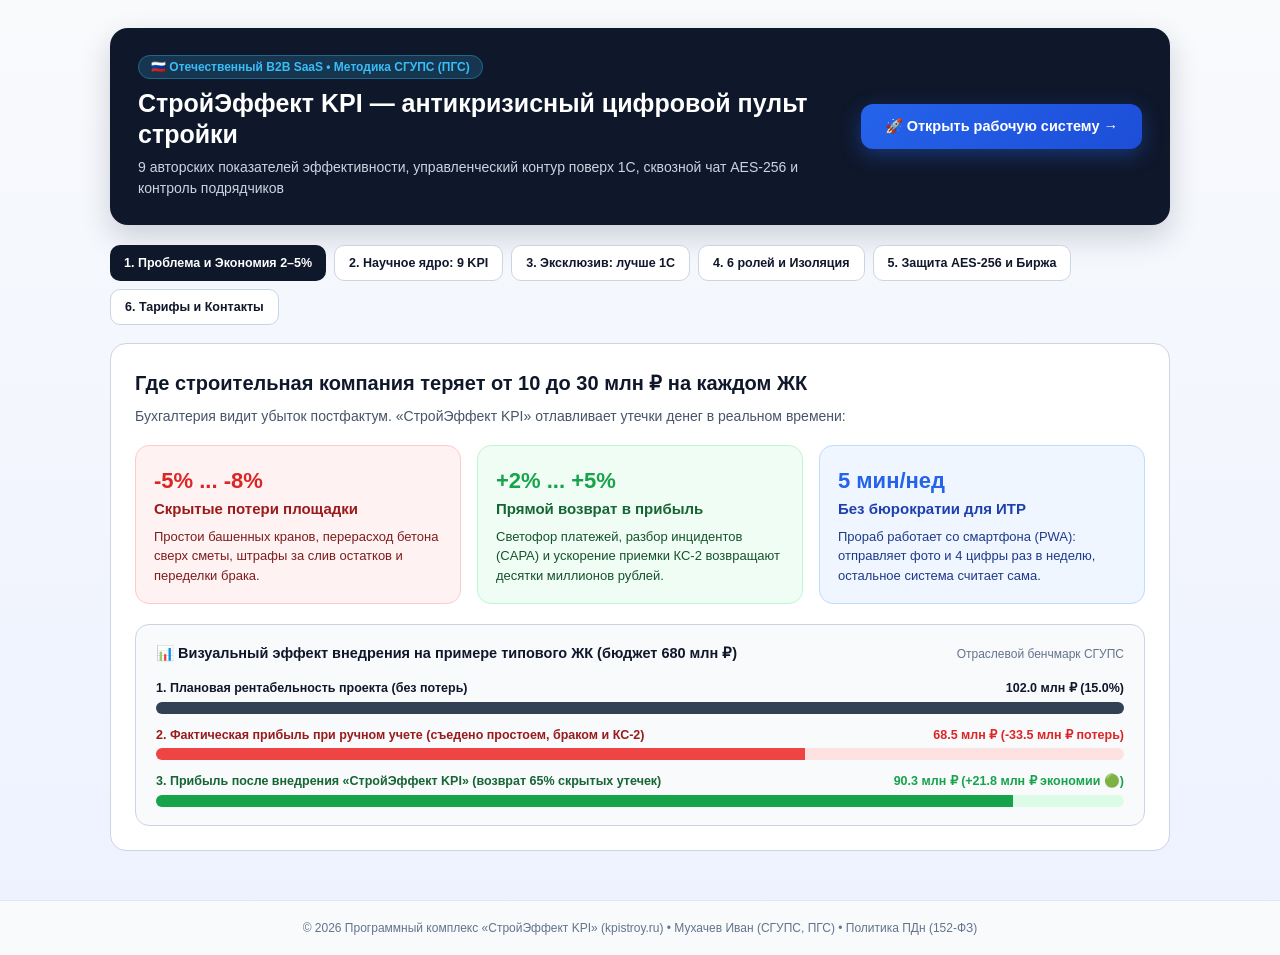
<file: index.html>
<!DOCTYPE html>
<html lang="ru">
<head>
    <meta charset="UTF-8">
    <meta name="viewport" content="width=device-width, initial-scale=1.0">
    <title>СтройЭффект KPI — Система управления эффективностью строительства</title>
    <style>
        :root {
            --primary: #1e293b;
            --primary-light: #334155;
            --accent: #2563eb;
            --accent-hover: #1d4ed8;
            --bg: #f8fafc;
            --card: #ffffff;
            --border: #e2e8f0;
            --text: #0f172a;
            --text-muted: #64748b;
            --green-bg: #dcfce7;
            --green-text: #166534;
            --green-bar: #22c55e;
            --yellow-bg: #fef9c3;
            --yellow-text: #854d0e;
            --yellow-bar: #eab308;
            --red-bg: #fee2e2;
            --red-text: #991b1b;
            --red-bar: #ef4444;
        }
        * { box-sizing: border-box; margin: 0; padding: 0; font-family: -apple-system, BlinkMacSystemFont, "Segoe UI", Roboto, sans-serif; }
        body { background: var(--bg); color: var(--text); line-height: 1.5; }
        .hidden { display: none !important; }
        
        /* Auth Screen */
        .auth-wrapper { min-height: 100vh; display: flex; align-items: center; justify-content: center; padding: 20px; background: linear-gradient(135deg, #0f172a 0%, #1e3a8a 100%); }
        .auth-container { background: var(--card); border-radius: 16px; max-width: 960px; width: 100%; display: grid; grid-template-columns: 1.1fr 0.9fr; overflow: hidden; box-shadow: 0 25px 50px -12px rgba(0,0,0,0.4); }
        @media (max-width: 768px) { .auth-container { grid-template-columns: 1fr; } }
        .auth-demo { background: #f1f5f9; padding: 36px; border-right: 1px solid var(--border); }
        .auth-form-box { padding: 36px; }
        .brand-badge { display: inline-block; background: #dbeafe; color: #1e40af; font-weight: 700; font-size: 12px; padding: 4px 10px; border-radius: 20px; margin-bottom: 12px; }
        h1 { font-size: 24px; font-weight: 800; color: var(--primary); margin-bottom: 8px; }
        .subtitle { font-size: 14px; color: var(--text-muted); margin-bottom: 24px; }
        
        .demo-grid { display: grid; grid-template-columns: 1fr; gap: 10px; }
        .demo-btn { display: flex; align-items: center; justify-content: space-between; background: var(--card); border: 1px solid var(--border); padding: 14px 16px; border-radius: 10px; cursor: pointer; text-align: left; transition: all 0.2s; }
        .demo-btn:hover { border-color: var(--accent); transform: translateY(-2px); box-shadow: 0 4px 12px rgba(37,99,235,0.1); }
        .demo-role-title { font-weight: 700; font-size: 15px; color: var(--primary); }
        .demo-role-desc { font-size: 12px; color: var(--text-muted); }
        .demo-arrow { font-weight: 700; color: var(--accent); font-size: 18px; }

        .tabs-auth { display: flex; gap: 8px; margin-bottom: 20px; border-bottom: 1px solid var(--border); padding-bottom: 10px; }
        .tab-auth-btn { background: none; border: none; font-size: 14px; font-weight: 600; color: var(--text-muted); cursor: pointer; padding: 6px 12px; border-radius: 6px; }
        .tab-auth-btn.active { background: #eff6ff; color: var(--accent); }
        .form-group { margin-bottom: 14px; }
        .form-group label { display: block; font-size: 13px; font-weight: 600; margin-bottom: 4px; color: var(--primary-light); }
        .form-control { width: 100%; padding: 10px 12px; border: 1px solid var(--border); border-radius: 8px; font-size: 14px; outline: none; }
        .form-control:focus { border-color: var(--accent); }
        .btn { display: inline-flex; align-items: center; justify-content: center; gap: 8px; padding: 10px 18px; border-radius: 8px; font-weight: 600; font-size: 14px; cursor: pointer; border: none; transition: 0.2s; }
        .btn-primary { background: var(--accent); color: #fff; width: 100%; }
        .btn-primary:hover { background: var(--accent-hover); }
        .btn-outline { background: #fff; border: 1px solid var(--border); color: var(--primary); }
        .btn-outline:hover { background: #f8fafc; border-color: #cbd5e1; }
        .btn-success { background: #16a34a; color: #fff; }
        .btn-success:hover { background: #15803d; }

        /* Main App Layout */
        header { background: var(--primary); color: #fff; padding: 14px 24px; display: flex; align-items: center; justify-content: space-between; flex-wrap: wrap; gap: 12px; position: sticky; top: 0; z-index: 50; }
        .header-left { display: flex; align-items: center; gap: 14px; }
        .logo-text { font-weight: 800; font-size: 18px; letter-spacing: -0.5px; }
        .role-pill { background: rgba(255,255,255,0.15); padding: 4px 12px; border-radius: 20px; font-size: 12px; font-weight: 600; }
        .header-right { display: flex; align-items: center; gap: 10px; }
        .btn-header { background: rgba(255,255,255,0.1); color: #fff; border: 1px solid rgba(255,255,255,0.2); padding: 6px 12px; border-radius: 6px; font-size: 13px; cursor: pointer; }
        .btn-header:hover { background: rgba(255,255,255,0.2); }

        .container { max-width: 1280px; margin: 0 auto; padding: 24px; }
        .nav-tabs { display: flex; gap: 8px; margin-bottom: 24px; flex-wrap: wrap; }
        .nav-tab { padding: 10px 18px; background: var(--card); border: 1px solid var(--border); border-radius: 8px; font-weight: 600; font-size: 14px; cursor: pointer; color: var(--text-muted); }
        .nav-tab.active { background: var(--primary); color: #fff; border-color: var(--primary); }

        .grid-2 { display: grid; grid-template-columns: 1fr 1fr; gap: 20px; }
        .grid-3 { display: grid; grid-template-columns: repeat(3, 1fr); gap: 16px; }
        @media (max-width: 900px) { .grid-2, .grid-3 { grid-template-columns: 1fr; } }

        .card { background: var(--card); border: 1px solid var(--border); border-radius: 12px; padding: 20px; box-shadow: 0 1px 3px rgba(0,0,0,0.04); margin-bottom: 20px; }
        .card-header { display: flex; align-items: center; justify-content: space-between; margin-bottom: 16px; padding-bottom: 12px; border-bottom: 1px solid var(--border); flex-wrap: wrap; gap: 10px; }
        .card-title { font-size: 16px; font-weight: 700; color: var(--primary); }

        /* Stat Cards */
        .stat-box { background: #f8fafc; border: 1px solid var(--border); border-radius: 10px; padding: 16px; }
        .stat-label { font-size: 12px; color: var(--text-muted); font-weight: 600; text-transform: uppercase; }
        .stat-val { font-size: 24px; font-weight: 800; color: var(--primary); margin-top: 4px; }
        .stat-sub { font-size: 12px; margin-top: 4px; }

        /* Inputs Grid */
        .inputs-grid { display: grid; grid-template-columns: 1fr 1fr; gap: 12px; }
        @media (max-width: 600px) { .inputs-grid { grid-template-columns: 1fr; } }
        .input-item { background: #fefce8; border: 1px solid #fef08a; padding: 10px; border-radius: 8px; }
        .input-item.locked { background: #f1f5f9; border-color: var(--border); opacity: 0.75; }
        .input-item label { display: block; font-size: 12px; font-weight: 600; color: var(--primary); margin-bottom: 4px; }
        .input-item input { width: 100%; padding: 6px 8px; border: 1px solid #cbd5e1; border-radius: 6px; font-size: 14px; font-weight: 600; background: #fff; }
        .input-item input:disabled { background: #e2e8f0; cursor: not-allowed; color: #64748b; }

        /* Tables */
        .table-wrap { overflow-x: auto; }
        table { width: 100%; border-collapse: collapse; font-size: 14px; }
        th { background: #f1f5f9; color: var(--primary); font-weight: 700; text-align: left; padding: 12px; border-bottom: 2px solid var(--border); }
        td { padding: 12px; border-bottom: 1px solid var(--border); vertical-align: middle; }
        tr:hover td { background: #f8fafc; }

        /* Badges */
        .badge { display: inline-block; padding: 4px 10px; border-radius: 6px; font-size: 12px; font-weight: 700; }
        .badge-green { background: var(--green-bg); color: var(--green-text); }
        .badge-yellow { background: var(--yellow-bg); color: var(--yellow-text); }
        .badge-red { background: var(--red-bg); color: var(--red-text); }

        /* Progress Bars */
        .bar-bg { width: 100%; height: 10px; background: #e2e8f0; border-radius: 6px; overflow: hidden; margin-top: 6px; }
        .bar-fill { height: 100%; border-radius: 6px; transition: width 0.4s ease; }

        /* Recommendations */
        .rec-item { padding: 12px 14px; border-radius: 8px; margin-bottom: 10px; border-left: 4px solid; font-size: 13px; }
        .rec-red { background: #fef2f2; border-color: #ef4444; }
        .rec-yellow { background: #fefce8; border-color: #eab308; }
        .rec-green { background: #f0fdf4; border-color: #22c55e; }

        /* Print Styles */
        .print-only { display: none; }
        @media print {
            body { background: #fff; }
            header, .nav-tabs, .no-print { display: none !important; }
            .container { padding: 0; max-width: 100%; }
            .card { border: 1px solid #cbd5e1; box-shadow: none; break-inside: avoid; }
            .print-only { display: block !important; margin-top: 30px; }
        }
    </style>
</head>
<body>
    <!-- ПОЛНОЕ ОТКЛЮЧЕНИЕ И СКРЫТИЕ БЛОКОВ ИМПОРТА EXCEL -->
<script>
(function() {
  setInterval(function() {
    ['top-excel-import-bar', 'excel-objects-ribbon', 'btn-tab-excel-restore', 'imported-objs-block'].forEach(function(id) {
      var el = document.getElementById(id);
      if (el) el.remove();
    });
    document.querySelectorAll('button').forEach(function(b) {
      if (b.textContent && b.textContent.indexOf('Импорт Excel') !== -1) b.remove();
    });
  }, 250);
})();
</script>



<!-- ЭКРАН ВХОДА И РЕГИСТРАЦИИ -->
<div id="authScreen" class="auth-wrapper">
    <div class="auth-container">
        <div class="auth-demo">
            <span class="brand-badge">ДЕМО-СТЕНД</span>
            <h1>СтройЭффект KPI</h1>
            <p class="subtitle">Интерактивная платформа оценки организационно-экономической эффективности строительного производства и контроля подрядчиков.</p>
            
            <p style="font-size: 12px; font-weight: 700; color: var(--primary); margin-bottom: 10px; text-transform: uppercase;">Быстрый вход в Демо-режим (1 клик):</p>
            <div class="demo-grid">
                <button class="demo-btn" onclick="loginDemo('director')">
                    <div>
                        <div class="demo-role-title">Директор / Генподрядчик</div>
                        <div class="demo-role-desc">Полный доступ: портфель объектов, рейтинг подрядчиков, экономика, PDF-отчет</div>
                    </div>
                    <span class="demo-arrow">→</span>
                </button>
                <button class="demo-btn" onclick="loginDemo('pto')">
                    <div>
                        <div class="demo-role-title">Инженер ПТО</div>
                        <div class="demo-role-desc">Управление сметами, сроками закрытия актов КС-2/КС-3 и незавершенкой</div>
                    </div>
                    <span class="demo-arrow">→</span>
                </button>
                <button class="demo-btn" onclick="loginDemo('prorab')">
                    <div>
                        <div class="demo-role-title">Прораб / Начальник участка</div>
                        <div class="demo-role-desc">Оперативный учет: простои, переделки, приемка технадзором (без доступа к марже)</div>
                    </div>
                    <span class="demo-arrow">→</span>
                </button>
                <button class="demo-btn" onclick="loginDemo('contractor')">
                    <div>
                        <div class="demo-role-title">Подрядная организация</div>
                        <div class="demo-role-desc">Кабинет субподрядчика: подача отчета по своему фронту работ в систему заказчика</div>
                    </div>
                    <span class="demo-arrow">→</span>
                </button>
            </div>
        </div>

        <div class="auth-form-box">
            <div class="tabs-auth">
                <button class="tab-auth-btn active" id="tabLoginBtn" onclick="switchAuthTab('login')">Вход в кабинет</button>
                <button class="tab-auth-btn" id="tabRegBtn" onclick="switchAuthTab('register')">Регистрация</button>
            </div>

            <!-- Форма входа -->
            <form id="loginForm" onsubmit="handleLogin(event)">
                <div class="form-group">
                    <label>Email или Логин</label>
                    <input type="text" id="loginEmail" class="form-control" placeholder="director@stroy.ru" required>
                </div>
                <div class="form-group">
                    <label>Пароль</label>
                    <input type="password" id="loginPass" class="form-control" placeholder="••••••" required>
                </div>
                <button type="submit" class="btn btn-primary" style="margin-top: 8px;">Войти в систему</button>
                <p style="font-size: 12px; color: var(--text-muted); margin-top: 14px;">Совет: для быстрого просмотра на конференции используйте кнопки выбора роли слева.</p>
            </form>

            <!-- Форма регистрации -->
            <form id="registerForm" class="hidden" onsubmit="handleRegister(event)">
                <div class="form-group">
                    <label>ФИО / Название подрядной организации</label>
                    <input type="text" id="regName" class="form-control" placeholder="ООО «МонолитСтрой» или Иванов И.И." required>
                </div>
                <div class="form-group">
                    <label>Роль в системе</label>
                    <select id="regRole" class="form-control">
                        <option value="contractor">Подрядная организация (Субподрядчик)</option>
                        <option value="director">Директор / Руководитель проекта</option>
                        <option value="pto">Инженер ПТО</option>
                        <option value="prorab">Прораб / Начальник участка</option>
                    </select>
                </div>
                <div class="form-group">
                    <label>Email (логин)</label>
                    <input type="email" id="regEmail" class="form-control" placeholder="company@mail.ru" required>
                </div>
                <div class="form-group">
                    <label>Пароль</label>
                    <input type="password" id="regPass" class="form-control" placeholder="Придумайте пароль" required>
                </div>
                <button type="submit" class="btn btn-primary" style="margin-top: 8px;">Зарегистрироваться и войти</button>
            </form>
        </div>
    </div>
</div>

<!-- ОСНОВНОЕ ПРИЛОЖЕНИЕ -->
<div id="appScreen" class="hidden">
    <header>
        <div class="header-left">
            <span class="logo-text">СтройЭффект KPI</span>
            <span class="role-pill" id="headerRoleBadge">Директор</span>
            <span style="font-size: 13px; color: #cbd5e1;" id="headerUserName">Пользователь</span>
        </div>
        <div class="header-right">
            <button class="btn-header" onclick="resetDemoData()" title="Вернуть исходные демо-данные">Сбросить демо-базу</button>
            <button class="btn-header" onclick="logout()">Сменить роль / Выйти</button>
        </div>
    </header>

    <div class="container">
        <!-- Навигация по вкладкам -->
        <div class="nav-tabs no-print" id="navTabs">
            <button class="nav-tab active" data-tab="dashboard" onclick="switchTab('dashboard')">1. Диагностика объекта (KPI)</button>
            <button class="nav-tab" data-tab="contractors" id="tabBtnContractors" onclick="switchTab('contractors')">2. Рейтинг подрядных организаций</button>
            <button class="nav-tab" data-tab="portfolio" id="tabBtnPortfolio" onclick="switchTab('portfolio')">3. Портфель объектов компании</button>
            <button class="nav-tab" data-tab="contractorPortal" id="tabBtnContractorPortal" onclick="switchTab('contractorPortal')">Кабинет подрядчика (Подача отчета)</button>
        </div>

        <!-- ВКЛАДКА 1: ДАШБОРД ОБЪЕКТА -->
        <div id="tab-dashboard" class="tab-content">
            <div class="card no-print" style="display: flex; align-items: center; justify-content: space-between; flex-wrap: wrap; gap: 12px;">
                <div style="display: flex; align-items: center; gap: 12px; flex-wrap: wrap;">
                    <div>
                        <label style="font-size: 11px; font-weight: 700; color: var(--text-muted); display: block;">ВЫБЕРИТЕ ОБЪЕКТ:</label>
                        <select id="objectSelect" class="form-control" style="min-width: 220px; font-weight: 700;" onchange="loadSelectedObject()"></select>
                    </div>
                    <div>
                        <label style="font-size: 11px; font-weight: 700; color: var(--text-muted); display: block;">ПРОФИЛЬ СТРОИТЕЛЬСТВА:</label>
                        <select id="profileSelect" class="form-control" style="min-width: 210px;" onchange="recalculateCurrent()">
                            <option value="residential">Жилое строительство</option>
                            <option value="industrial">Промышленное строительство</option>
                            <option value="road">Дорожное и инфраструктурное</option>
                        </select>
                    </div>
                </div>
                <div style="display: flex; gap: 8px; flex-wrap: wrap;">
                    <button class="btn btn-outline" id="btnAddNewObj" onclick="createNewObjectPrompt()">+ Новый объект</button>
                    <button class="btn btn-success" onclick="saveCurrentObjectChanges()">Сохранить изменения</button>
                    <button class="btn btn-primary" style="width: auto;" onclick="window.print()">Печать / PDF-отчет</button>
                </div>
            </div>

            <!-- Шапка для PDF печати -->
            <div class="print-only" style="margin-bottom: 20px; border-bottom: 2px solid #0f172a; padding-bottom: 10px;">
                <h2 style="font-size: 20px;">ОТЧЕТ ОБ ЭФФЕКТИВНОСТИ СТРОИТЕЛЬНОГО ПРОИЗВОДСТВА</h2>
                <p id="printMeta" style="font-size: 13px; color: #475569; margin-top: 4px;"></p>
            </div>

            <!-- Сводные карточки экономики (скрываются от прораба) -->
            <div class="grid-3" id="economySummaryCards" style="margin-bottom: 20px;">
                <div class="stat-box">
                    <div class="stat-label">Сметная стоимость объекта</div>
                    <div class="stat-val" id="statBudget">0 тыс. ₽</div>
                    <div class="stat-sub" style="color: var(--text-muted);">Плановая рентабельность: <b id="statPlanMargin">0%</b></div>
                </div>
                <div class="stat-box" style="background: #fef2f2; border-color: #fecaca;">
                    <div class="stat-label" style="color: #991b1b;">Выявленные скрытые потери</div>
                    <div class="stat-val" style="color: #b91c1c;" id="statLosses">0 тыс. ₽</div>
                    <div class="stat-sub" style="color: #991b1b;">Доля от бюджета: <b id="statLossesPct">0%</b></div>
                </div>
                <div class="stat-box" style="background: #f0fdf4; border-color: #bbf7d0;">
                    <div class="stat-label" style="color: #166534;">Потенциал возврата прибыли</div>
                    <div class="stat-val" style="color: #15803d;" id="statReturn">0 тыс. ₽</div>
                    <div class="stat-sub" style="color: #166534;">При выводе KPI в зеленую зону</div>
                </div>
            </div>

            <div class="grid-2">
                <!-- Левая колонка: Исходные данные с ролевым доступом -->
                <div class="card no-print">
                    <div class="card-header">
                        <span class="card-title">Исходные данные объекта</span>
                        <span id="roleAccessNote" class="badge badge-yellow">Полный доступ</span>
                    </div>
                    <div class="inputs-grid" id="inputsContainer"></div>
                </div>

                <!-- Правая колонка: 5 Авторских KPI и Светофор -->
                <div>
                    <div class="card">
                        <div class="card-header">
                            <span class="card-title">5 авторских показателей эффективности (KPI)</span>
                        </div>
                        <div class="table-wrap">
                            <table>
                                <thead>
                                    <tr>
                                        <th>Код</th>
                                        <th>Показатель</th>
                                        <th>Факт</th>
                                        <th>Норма</th>
                                        <th>Статус</th>
                                    </tr>
                                </thead>
                                <tbody id="kpiTableBody"></tbody>
                            </table>
                        </div>
                    </div>

                    <!-- Графики визуализации -->
                    <div class="card" id="chartsCard">
                        <div class="card-header">
                            <span class="card-title">Структура скрытых потерь и отклонений</span>
                        </div>
                        <div id="visualBarsContainer"></div>
                    </div>
                </div>
            </div>

            <!-- Блок управленческих рекомендаций -->
            <div class="card">
                <div class="card-header">
                    <span class="card-title">Управленческие рекомендации и план действий</span>
                </div>
                <div id="recommendationsContainer"></div>
            </div>

            <!-- Блок подписи для PDF -->
            <div class="print-only">
                <table style="width: 100%; border: none; margin-top: 30px;">
                    <tr>
                        <td style="border: none; font-weight: 700; width: 45%;">Руководитель проекта / Директор по строительству:</td>
                        <td style="border-bottom: 1px solid #000; width: 25%;"></td>
                        <td style="border: none; width: 5%;"></td>
                        <td style="border-bottom: 1px solid #000; width: 25%;"></td>
                    </tr>
                    <tr>
                        <td style="border: none;"></td>
                        <td style="border: none; font-size: 11px; text-align: center; color: #64748b;">(подпись)</td>
                        <td style="border: none;"></td>
                        <td style="border: none; font-size: 11px; text-align: center; color: #64748b;">(расшифровка подписи)</td>
                    </tr>
                </table>
            </div>
        </div>

        <!-- ВКЛАДКА 2: РЕЙТИНГ ПОДРЯДНЫХ ОРГАНИЗАЦИЙ (ДЛЯ ДИРЕКТОРА) -->
        <div id="tab-contractors" class="tab-content hidden">
            <div class="card">
                <div class="card-header">
                    <div>
                        <span class="card-title">Мониторинг и оценка эффективности подрядных организаций</span>
                        <p style="font-size: 13px; color: var(--text-muted); margin-top: 2px;">Автоматический рейтинг надежности субподрядчиков на основе авторских KPI качества, сроков и потерь</p>
                    </div>
                </div>
                <div class="table-wrap">
                    <table>
                        <thead>
                            <tr>
                                <th>Подрядная организация</th>
                                <th>Объект / Вид работ</th>
                                <th>Сдано с 1-го раза (FTRI)</th>
                                <th>Доля брака в ФОТ (CLE)</th>
                                <th>Простои по вине подрядчика</th>
                                <th>Ущерб от простоев, тыс. ₽</th>
                                <th>Итоговый рейтинг</th>
                            </tr>
                        </thead>
                        <tbody id="contractorsTableBody"></tbody>
                    </table>
                </div>
            </div>
        </div>

        <!-- ВКЛАДКА 3: ПОРТФЕЛЬ ОБЪЕКТОВ КОМПАНИИ -->
        <div id="tab-portfolio" class="tab-content hidden">
            <div class="card">
                <div class="card-header">
                    <span class="card-title">Сводный портфель строительных объектов компании</span>
                </div>
                <div class="table-wrap">
                    <table>
                        <thead>
                            <tr>
                                <th>Объект</th>
                                <th>Профиль</th>
                                <th>Бюджет, тыс. ₽</th>
                                <th>MEI</th>
                                <th>DCC, тыс. ₽</th>
                                <th>CoD, тыс. ₽/дн</th>
                                <th>CLE</th>
                                <th>FTRI</th>
                                <th>Скрытые потери</th>
                                <th>Потенциал возврата</th>
                            </tr>
                        </thead>
                        <tbody id="portfolioTableBody"></tbody>
                    </table>
                </div>
            </div>
        </div>

        <!-- ВКЛАДКА 4: КАБИНЕТ ПОДРЯДНОЙ ОРГАНИЗАЦИИ -->
        <div id="tab-contractorPortal" class="tab-content hidden">
            <div class="grid-2">
                <div class="card">
                    <div class="card-header">
                        <span class="card-title">Подача оперативного отчета подрядчика</span>
                    </div>
                    <form onsubmit="submitContractorReport(event)">
                        <div class="form-group">
                            <label>Наименование вашей организации</label>
                            <input type="text" id="cpName" class="form-control" required>
                        </div>
                        <div class="form-group">
                            <label>Объект строительства</label>
                            <select id="cpObject" class="form-control"></select>
                        </div>
                        <div class="form-group">
                            <label>Комплекс выполняемых работ</label>
                            <input type="text" id="cpWorkType" class="form-control" placeholder="Например: Монолитные работы, Фасад, Электрика" required>
                        </div>
                        <div class="inputs-grid">
                            <div class="form-group">
                                <label>Предъявлено работ технадзору (тыс. ₽)</label>
                                <input type="number" id="cpTotalWork" class="form-control" value="25000" required>
                            </div>
                            <div class="form-group">
                                <label>Принято с 1-го раза без замечаний (тыс. ₽)</label>
                                <input type="number" id="cpFirstTimeWork" class="form-control" value="22500" required>
                            </div>
                            <div class="form-group">
                                <label>Общий ФОТ бригад подрядчика (тыс. ₽)</label>
                                <input type="number" id="cpTotalFot" class="form-control" value="6000" required>
                            </div>
                            <div class="form-group">
                                <label>ФОТ на исправление замечаний/брака (тыс. ₽)</label>
                                <input type="number" id="cpDefectFot" class="form-control" value="350" required>
                            </div>
                            <div class="form-group">
                                <label>Дней простоя / срыва графика по вине подрядчика</label>
                                <input type="number" id="cpDelayDays" class="form-control" value="1" required>
                            </div>
                            <div class="form-group">
                                <label>Стоимость дня простоя смежников (тыс. ₽/дн)</label>
                                <input type="number" id="cpDelayCost" class="form-control" value="85" required>
                            </div>
                        </div>
                        <button type="submit" class="btn btn-primary" style="margin-top: 10px;">Отправить отчет Генподрядчику</button>
                    </form>
                </div>

                <div class="card">
                    <div class="card-header">
                        <span class="card-title">Как Генподрядчик оценивает вашу работу</span>
                    </div>
                    <p style="font-size: 13px; color: var(--text-muted); margin-bottom: 14px;">После отправки отчета данные автоматически попадают в сводный рейтинг Директора. Система оценивает подрядчика по 3 ключевым критериям:</p>
                    <div class="rec-item rec-green">
                        <b>Зеленая зона (Надежный партнер):</b> Сдача с 1-го раза (FTRI) ≥ 85%, доля переделок (CLE) ≤ 5%, срывы сроков не более 1 дня. Приоритет при распределении новых объемов.
                    </div>
                    <div class="rec-item rec-yellow">
                        <b>Желтая зона (Требуется усиление контроля):</b> FTRI от 70% до 85% или CLE до 10%. Назначается дополнительный операционный контроль прораба.
                    </div>
                    <div class="rec-item rec-red">
                        <b>Красная зона (Критическая неэффективность):</b> FTRI ниже 70% или доля переделок выше 10%. Применение штрафных санкций и пересмотр договора.
                    </div>
                </div>
            </div>
        </div>
    </div>
</div>

<script>
// =========================================================================
// ОПЦИОНАЛЬНОЕ ПОДКЛЮЧЕНИЕ ОБЛАЧНОЙ БАЗЫ SUPABASE
// Если оставить пустыми, сайт работает полностью автономно в браузере
// =========================================================================
const SUPABASE_URL = ""; 
const SUPABASE_ANON_KEY = "";

// Справочник нормативов по профилям
const NORMS = {
    residential: { name: "Жилое строительство", mei: 5.0, dcc: 500, cod: 100, cle: 5.0, ftri: 85.0 },
    industrial:  { name: "Промышленное строительство", mei: 7.0, dcc: 800, cod: 150, cle: 6.0, ftri: 82.0 },
    road:        { name: "Дорожное и инфраструктурное", mei: 6.0, dcc: 1000, cod: 180, cle: 4.5, ftri: 88.0 }
};

// Описание 16 полей ввода и ролей доступа к ним
const INPUT_FIELDS = [
    { key: "budget", label: "1. Сметная стоимость объекта (тыс. ₽)", group: "pto" },
    { key: "planProfit", label: "2. Плановая валовая прибыль (тыс. ₽)", group: "director" },
    { key: "factProfit", label: "3. Фактическая валовая прибыль (тыс. ₽)", group: "director" },
    { key: "inflation", label: "4. Удорожание из-за рыночных цен (тыс. ₽)", group: "pto" },
    { key: "overhead", label: "5. Постоянные накладные в месяц (тыс. ₽)", group: "pto" },
    { key: "workDays", label: "6. Рабочих дней в месяце (дн.)", group: "pto" },
    { key: "machineryRent", label: "7. Аренда простаивающих механизмов (тыс. ₽/дн)", group: "prorab" },
    { key: "penaltyDay", label: "8. Штрафные санкции за день срыва (тыс. ₽/дн)", group: "pto" },
    { key: "idleDays", label: "9. Дней организационного простоя (дн.)", group: "prorab" },
    { key: "ksDays", label: "10. Средний срок закрытия актов КС-2 (дн.)", group: "pto" },
    { key: "wipAmount", label: "11. Незакрытый объем НЗП без КС-2 (тыс. ₽)", group: "pto" },
    { key: "capitalRate", label: "12. Ставка привлечения капитала (% годовых)", group: "director" },
    { key: "totalFot", label: "13. Общий ФОТ основных рабочих (тыс. ₽)", group: "pto" },
    { key: "defectFot", label: "14. ФОТ, ушедший на переделки и брак (тыс. ₽)", group: "prorab" },
    { key: "presentedWork", label: "15. Предъявлено работ технадзору (тыс. ₽)", group: "prorab" },
    { key: "firstTimeWork", label: "16. Принято с 1-го раза без замечаний (тыс. ₽)", group: "prorab" }
];

// Начальные демо-данные (включая кейс ЖК Онега)
const INITIAL_OBJECTS = [
    {
        id: "onega",
        name: "ЖК Онега (Комфорт-класс)",
        profile: "residential",
        data: {
            budget: 680000, planProfit: 102000, factProfit: 81000, inflation: 8500,
            overhead: 2600, workDays: 22, machineryRent: 42, penaltyDay: 15,
            idleDays: 5, ksDays: 38, wipAmount: 54000, capitalRate: 21,
            totalFot: 34000, defectFot: 3900, presentedWork: 165000, firstTimeWork: 128000
        }
    },
    {
        id: "prom1",
        name: "Логистический хаб «Север»",
        profile: "industrial",
        data: {
            budget: 950000, planProfit: 142500, factProfit: 136000, inflation: 4000,
            overhead: 3200, workDays: 22, machineryRent: 55, penaltyDay: 20,
            idleDays: 2, ksDays: 24, wipAmount: 30000, capitalRate: 20,
            totalFot: 45000, defectFot: 1600, presentedWork: 240000, firstTimeWork: 216000
        }
    },
    {
        id: "road1",
        name: "Развязка Южный обход",
        profile: "road",
        data: {
            budget: 1200000, planProfit: 180000, factProfit: 148000, inflation: 12000,
            overhead: 4100, workDays: 22, machineryRent: 95, penaltyDay: 35,
            idleDays: 7, ksDays: 45, wipAmount: 85000, capitalRate: 21,
            totalFot: 52000, defectFot: 4800, presentedWork: 310000, firstTimeWork: 242000
        }
    }
];

const INITIAL_CONTRACTORS = [
    { id: "c1", name: "ООО «МонолитГрупп»", object: "ЖК Онега (Комфорт-класс)", workType: "Монолитный каркас", totalWork: 85000, firstTimeWork: 61000, totalFot: 18000, defectFot: 2300, delayDays: 4, delayCost: 110 },
    { id: "c2", name: "СК «ТехноФасад»", object: "ЖК Онега (Комфорт-класс)", workType: "Вентилируемые фасады", totalWork: 42000, firstTimeWork: 38500, totalFot: 9000, defectFot: 320, delayDays: 0, delayCost: 90 },
    { id: "c3", name: "ООО «ДорСпецСтрой»", object: "Развязка Южный обход", workType: "Земляные и дорожные работы", totalWork: 140000, firstTimeWork: 109000, totalFot: 24000, defectFot: 2600, delayDays: 5, delayCost: 150 }
];

let state = {
    currentUser: null,
    objects: [],
    contractors: [],
    currentObjId: "onega"
};

function initStorage() {
    const savedObjs = localStorage.getItem("stroy_kpi_objects");
    const savedConts = localStorage.getItem("stroy_kpi_contractors");
    state.objects = savedObjs ? JSON.parse(savedObjs) : JSON.parse(JSON.stringify(INITIAL_OBJECTS));
    state.contractors = savedConts ? JSON.parse(savedConts) : JSON.parse(JSON.stringify(INITIAL_CONTRACTORS));
}

function saveStorage() {
    localStorage.setItem("stroy_kpi_objects", JSON.stringify(state.objects));
    localStorage.setItem("stroy_kpi_contractors", JSON.stringify(state.contractors));
}

function resetDemoData() {
    if (!confirm("Сбросить все изменения и вернуть исходные демонстрационные объекты и подрядчиков?")) return;
    localStorage.removeItem("stroy_kpi_objects");
    localStorage.removeItem("stroy_kpi_contractors");
    initStorage();
    state.currentObjId = state.objects[0].id;
    renderApp();
}

// Авторизация
function switchAuthTab(tab) {
    document.getElementById("tabLoginBtn").classList.toggle("active", tab === "login");
    document.getElementById("tabRegBtn").classList.toggle("active", tab === "register");
    document.getElementById("loginForm").classList.toggle("hidden", tab !== "login");
    document.getElementById("registerForm").classList.toggle("hidden", tab !== "register");
}

function loginDemo(role) {
    const names = {
        director: "Алексей Смирнов (Директор по строительству)",
        pto: "Елена Волкова (Ведущий инженер ПТО)",
        prorab: "Дмитрий Соколов (Начальник участка)",
        contractor: "ООО «МонолитГрупп» (Подрядчик)"
    };
    state.currentUser = { name: names[role], role: role };
    enterApp();
}

function handleLogin(e) {
    e.preventDefault();
    const email = document.getElementById("loginEmail").value.trim();
    const users = JSON.parse(localStorage.getItem("stroy_kpi_users") || "[]");
    const found = users.find(u => u.email.toLowerCase() === email.toLowerCase());
    if (found) {
        state.currentUser = found;
    } else {
        state.currentUser = { name: email, role: "director" };
    }
    enterApp();
}

function handleRegister(e) {
    e.preventDefault();
    const name = document.getElementById("regName").value.trim();
    const role = document.getElementById("regRole").value;
    const email = document.getElementById("regEmail").value.trim();
    const pass = document.getElementById("regPass").value;
    
    const users = JSON.parse(localStorage.getItem("stroy_kpi_users") || "[]");
    const newUser = { name, role, email, pass };
    users.push(newUser);
    localStorage.setItem("stroy_kpi_users", JSON.stringify(users));
    
    state.currentUser = newUser;
    enterApp();
}

function logout() {
    state.currentUser = null;
    document.getElementById("appScreen").classList.add("hidden");
    document.getElementById("authScreen").classList.remove("hidden");
}

function enterApp() {
    initStorage();
    document.getElementById("authScreen").classList.add("hidden");
    document.getElementById("appScreen").classList.remove("hidden");
    
    const roleLabels = {
        director: "Директор / Генподрядчик",
        pto: "Инженер ПТО",
        prorab: "Прораб / Участок",
        contractor: "Подрядная организация"
    };
    
    document.getElementById("headerRoleBadge").textContent = roleLabels[state.currentUser.role];
    document.getElementById("headerUserName").textContent = state.currentUser.name;
    
    // Настройка видимости вкладок под роль
    const isContractor = state.currentUser.role === "contractor";
    const isProrab = state.currentUser.role === "prorab";
    
    document.getElementById("tabBtnContractors").classList.toggle("hidden", isProrab);
    document.getElementById("tabBtnPortfolio").classList.toggle("hidden", isProrab || isContractor);
    document.getElementById("economySummaryCards").classList.toggle("hidden", isProrab);
    document.getElementById("btnAddNewObj").classList.toggle("hidden", isProrab || isContractor);
    
    if (isContractor) {
        document.getElementById("cpName").value = state.currentUser.name;
        switchTab("contractorPortal");
    } else {
        switchTab("dashboard");
    }
    
    renderApp();
}

function switchTab(tabId) {
    document.querySelectorAll(".nav-tab").forEach(btn => {
        btn.classList.toggle("active", btn.dataset.tab === tabId);
    });
    document.querySelectorAll(".tab-content").forEach(el => el.classList.add("hidden"));
    document.getElementById("tab-" + tabId).classList.remove("hidden");
}

function renderApp() {
    // Заполняем селекты объектов
    const objSelect = document.getElementById("objectSelect");
    const cpObjSelect = document.getElementById("cpObject");
    objSelect.innerHTML = "";
    cpObjSelect.innerHTML = "";
    
    state.objects.forEach(obj => {
        const opt1 = new Option(obj.name, obj.id);
        const opt2 = new Option(obj.name, obj.name);
        objSelect.add(opt1);
        cpObjSelect.add(opt2);
    });
    
    objSelect.value = state.currentObjId;
    loadSelectedObject();
    renderContractorsTable();
    renderPortfolioTable();
}

function loadSelectedObject() {
    state.currentObjId = document.getElementById("objectSelect").value;
    const obj = state.objects.find(o => o.id === state.currentObjId) || state.objects[0];
    document.getElementById("profileSelect").value = obj.profile;
    
    const container = document.getElementById("inputsContainer");
    container.innerHTML = "";
    
    const role = state.currentUser.role;
    const accessNotes = {
        director: "Полный доступ (Все параметры)",
        pto: "Доступ ПТО (Сметы, КС-2, Накладные)",
        prorab: "Доступ Прораба (Только площадка, маржа скрыта)",
        contractor: "Режим просмотра объекта"
    };
    document.getElementById("roleAccessNote").textContent = accessNotes[role];
    
    INPUT_FIELDS.forEach(field => {
        // Скрываем коммерческую тайну (прибыль и ставку капитала) от прораба и подрядчика
        if ((role === "prorab" || role === "contractor") && field.group === "director") {
            return;
        }
        
        let isEditable = false;
        if (role === "director") isEditable = true;
        if (role === "pto" && (field.group === "pto" || field.group === "director")) isEditable = true;
        if (role === "prorab" && field.group === "prorab") isEditable = true;
        
        const div = document.createElement("div");
        div.className = "input-item" + (isEditable ? "" : " locked");
        div.innerHTML = `
            <label>${field.label}</label>
            <input type="number" step="any" id="inp_${field.key}" value="${obj.data[field.key]}" ${isEditable ? "" : "disabled"} oninput="recalculateCurrent()">
        `;
        container.appendChild(div);
    });
    
    recalculateCurrent();
}

function calculateKPIs(data, profileKey) {
    const norm = NORMS[profileKey];
    
    // 1. MEI: Коэффициент съеденной маржи (%)
    const internalProfitLoss = Math.max(0, (data.planProfit - data.factProfit) - data.inflation);
    const mei = data.planProfit > 0 ? (internalProfitLoss / data.planProfit) * 100 : 0;
    
    // 2. DCC: Стоимость бумажного цикла (тыс. руб.)
    const dcc = data.wipAmount * (data.capitalRate / 100) * (data.ksDays / 365);
    
    // 3. CoD: Цена дня организационного простоя (тыс. руб./день)
    const cod = (data.overhead / (data.workDays || 22)) + data.machineryRent + data.penaltyDay;
    const totalIdleLoss = cod * data.idleDays;
    
    // 4. CLE: Доля мусорного ФОТ на переделки (%)
    const cle = data.totalFot > 0 ? (data.defectFot / data.totalFot) * 100 : 0;
    
    // 5. FTRI: Индекс первого предъявления (%)
    const ftri = data.presentedWork > 0 ? (data.firstTimeWork / data.presentedWork) * 100 : 100;
    
    // Суммарные скрытые потери
    const totalHiddenLosses = internalProfitLoss + dcc + totalIdleLoss + data.defectFot;
    const returnPotential = totalHiddenLosses * 0.65;
    
    // Статусы светофора
    const getStatusLowerBetter = (val, n) => val <= n ? "green" : (val <= n * 1.35 ? "yellow" : "red");
    const getStatusHigherBetter = (val, n) => val >= n ? "green" : (val >= n * 0.85 ? "yellow" : "red");
    
    return {
        mei, dcc, cod, cle, ftri,
        internalProfitLoss, totalIdleLoss, totalHiddenLosses, returnPotential,
        norm,
        status: {
            mei: getStatusLowerBetter(mei, norm.mei),
            dcc: getStatusLowerBetter(dcc, norm.dcc),
            cod: getStatusLowerBetter(cod, norm.cod),
            cle: getStatusLowerBetter(cle, norm.cle),
            ftri: getStatusHigherBetter(ftri, norm.ftri)
        }
    };
}

function recalculateCurrent() {
    const obj = state.objects.find(o => o.id === state.currentObjId);
    const profileKey = document.getElementById("profileSelect").value;
    
    // Собираем текущие значения из доступных инпутов
    const currentData = { ...obj.data };
    INPUT_FIELDS.forEach(f => {
        const el = document.getElementById("inp_" + f.key);
        if (el) currentData[f.key] = parseFloat(el.value) || 0;
    });
    
    const res = calculateKPIs(currentData, profileKey);
    
    // Обновляем сводные карточки
    const fmt = (n) => Math.round(n).toLocaleString("ru-RU");
    document.getElementById("statBudget").textContent = fmt(currentData.budget) + " тыс. ₽";
    const marginPct = currentData.budget > 0 ? ((currentData.planProfit / currentData.budget) * 100).toFixed(1) : 0;
    document.getElementById("statPlanMargin").textContent = marginPct + "%";
    document.getElementById("statLosses").textContent = fmt(res.totalHiddenLosses) + " тыс. ₽";
    const lossesPct = currentData.budget > 0 ? ((res.totalHiddenLosses / currentData.budget) * 100).toFixed(2) : 0;
    document.getElementById("statLossesPct").textContent = lossesPct + "%";
    document.getElementById("statReturn").textContent = "+" + fmt(res.returnPotential) + " тыс. ₽";
    
    // Метаданные для печати
    document.getElementById("printMeta").textContent = `Объект: ${obj.name} | Профиль: ${res.norm.name} | Дата формирования: ${new Date().toLocaleDateString("ru-RU")}`;
    
    // Таблица 5 KPI
    const badgeHtml = (st) => {
        if (st === "green") return '<span class="badge badge-green">ЗЕЛЕНАЯ ЗОНА</span>';
        if (st === "yellow") return '<span class="badge badge-yellow">ЖЕЛТАЯ ЗОНА</span>';
        return '<span class="badge badge-red">КРАСНАЯ ЗОНА</span>';
    };
    
    const rows = [
        { code: "MEI", name: "Коэффициент «съеденной» маржи", val: res.mei.toFixed(1) + "%", norm: "≤ " + res.norm.mei + "%", st: res.status.mei },
        { code: "DCC", name: "Стоимость «бумажного» цикла (КС-2)", val: fmt(res.dcc) + " тыс. ₽", norm: "≤ " + fmt(res.norm.dcc) + " тыс. ₽", st: res.status.dcc },
        { code: "CoD", name: "Цена дня организационного простоя", val: res.cod.toFixed(1) + " тыс. ₽/дн", norm: "≤ " + res.norm.cod + " тыс. ₽/дн", st: res.status.cod },
        { code: "CLE", name: "Доля «мусорного» ФОТ на переделки", val: res.cle.toFixed(1) + "%", norm: "≤ " + res.norm.cle + "%", st: res.status.cle },
        { code: "FTRI", name: "Индекс первого предъявления работ", val: res.ftri.toFixed(1) + "%", norm: "≥ " + res.norm.ftri + "%", st: res.status.ftri }
    ];
    
    document.getElementById("kpiTableBody").innerHTML = rows.map(r => `
        <tr>
            <td><b>${r.code}</b></td>
            <td>${r.name}</td>
            <td><b>${r.val}</b></td>
            <td style="color: var(--text-muted); font-size: 12px;">${r.norm}</td>
            <td>${badgeHtml(r.st)}</td>
        </tr>
    `).join("");
    
    // Визуальные графики структуры потерь
    const total = res.totalHiddenLosses || 1;
    const bars = [
        { label: "Внутреннее снижение маржи (MEI)", val: res.internalProfitLoss, color: "#3b82f6" },
        { label: "Переделки и исправление брака (CLE)", val: currentData.defectFot, color: "#ef4444" },
        { label: "Заморозка капитала в актах КС-2 (DCC)", val: res.dcc, color: "#f59e0b" },
        { label: "Организационные простои площадки (CoD)", val: res.totalIdleLoss, color: "#8b5cf6" }
    ];
    
    document.getElementById("visualBarsContainer").innerHTML = bars.map(b => {
        const pct = Math.min(100, Math.round((b.val / total) * 100));
        return `
            <div style="margin-bottom: 14px;">
                <div style="display: flex; justify-content: space-between; font-size: 13px; font-weight: 600;">
                    <span>${b.label}</span>
                    <span>${fmt(b.val)} тыс. ₽ (${pct}%)</span>
                </div>
                <div class="bar-bg">
                    <div class="bar-fill" style="width: ${pct}%; background: ${b.color};"></div>
                </div>
            </div>
        `;
    }).join("");
    
    // Умные рекомендации
    const recs = [];
    if (res.status.mei !== "green") {
        recs.push({ st: res.status.mei, title: "MEI (Снижение маржинальности)", text: `Внутренняя утечка прибыли составила ${fmt(res.internalProfitLoss)} тыс. ₽. Внедрить еженедельный план-фактный контроль себестоимости по видам работ и зафиксировать расценки субподрядчиков.` });
    }
    if (res.status.dcc !== "green") {
        recs.push({ st: res.status.dcc, title: "DCC (Заморозка денег в КС-2)", text: `Средний срок закрытия актов составляет ${currentData.ksDays} дн. (потери ${fmt(res.dcc)} тыс. ₽). Перевести сдачу исполнительной документации в ЭДО и дробить крупные акты на этапы по 15 дней.` });
    }
    if (res.status.cod !== "green") {
        recs.push({ st: res.status.cod, title: "CoD (Высокая цена простоя)", text: `Один день простоя обходится в ${res.cod.toFixed(1)} тыс. ₽ (потеряно ${currentData.idleDays} дн. = ${fmt(res.totalIdleLoss)} тыс. ₽). Внедрить недельно-суточное планирование (Last Planner System) и почасовую заявку спецтехники.` });
    }
    if (res.status.cle !== "green") {
        recs.push({ st: res.status.cle, title: "CLE (Потери ФОТ на переделки)", text: `На переделки ушло ${fmt(currentData.defectFot)} тыс. ₽ (${res.cle.toFixed(1)}% ФОТ). Привязать премиальную часть ИТР и бригад к сдаче работ без предписаний стройконтроля.` });
    }
    if (res.status.ftri !== "green") {
        recs.push({ st: res.status.ftri, title: "FTRI (Низкий индекс приемки с 1-го раза)", text: `С первого раза сдается ${res.ftri.toFixed(1)}% работ. Ввести обязательные чек-листы самоконтроля мастеров перед вызовом технадзора.` });
    }
    
    if (recs.length === 0) {
        document.getElementById("recommendationsContainer").innerHTML = `<div class="rec-item rec-green"><b>Отличный результат!</b> Все 5 показателей объекта находятся в зеленой зоне. Рекомендуется тиражировать стандарты управления на другие стройки компании.</div>`;
    } else {
        document.getElementById("recommendationsContainer").innerHTML = recs.map(r => `
            <div class="rec-item rec-${r.st}">
                <b>${r.title}:</b> ${r.text}
            </div>
        `).join("");
    }
}

function saveCurrentObjectChanges() {
    const obj = state.objects.find(o => o.id === state.currentObjId);
    obj.profile = document.getElementById("profileSelect").value;
    INPUT_FIELDS.forEach(f => {
        const el = document.getElementById("inp_" + f.key);
        if (el) obj.data[f.key] = parseFloat(el.value) || 0;
    });
    saveStorage();
    renderPortfolioTable();
    alert("Данные по объекту «" + obj.name + "» успешно сохранены!");
}

function createNewObjectPrompt() {
    const name = prompt("Введите название нового строительного объекта (например, ЖК Северный):");
    if (!name || !name.trim()) return;
    const baseObj = state.objects[0];
    const newObj = {
        id: "obj_" + Date.now(),
        name: name.trim(),
        profile: "residential",
        data: { ...baseObj.data }
    };
    state.objects.push(newObj);
    state.currentObjId = newObj.id;
    saveStorage();
    renderApp();
}

// Таблица подрядчиков (для Директора)
function renderContractorsTable() {
    const tbody = document.getElementById("contractorsTableBody");
    tbody.innerHTML = state.contractors.map(c => {
        const ftri = c.totalWork > 0 ? (c.firstTimeWork / c.totalWork) * 100 : 100;
        const cle = c.totalFot > 0 ? (c.defectFot / c.totalFot) * 100 : 0;
        const damage = c.delayDays * c.delayCost;
        
        let statusBadge = '<span class="badge badge-green">НАДЕЖНЫЙ (Зеленая)</span>';
        if (ftri < 70 || cle > 10 || c.delayDays >= 4) {
            statusBadge = '<span class="badge badge-red">РИСК / ШТРАФЫ (Красная)</span>';
        } else if (ftri < 85 || cle > 5 || c.delayDays >= 2) {
            statusBadge = '<span class="badge badge-yellow">УСИЛИТЬ КОНТРОЛЬ (Желтая)</span>';
        }
        
        return `
            <tr>
                <td><b>${c.name}</b></td>
                <td>${c.object}<br><span style="font-size: 12px; color: var(--text-muted);">${c.workType}</span></td>
                <td><b>${ftri.toFixed(1)}%</b></td>
                <td><b>${cle.toFixed(1)}%</b></td>
                <td>${c.delayDays} дн.</td>
                <td>${damage.toLocaleString("ru-RU")} тыс. ₽</td>
                <td>${statusBadge}</td>
            </tr>
        `;
    }).join("");
}

// Отправка отчета подрядчиком
function submitContractorReport(e) {
    e.preventDefault();
    const newReport = {
        id: "c_" + Date.now(),
        name: document.getElementById("cpName").value.trim(),
        object: document.getElementById("cpObject").value,
        workType: document.getElementById("cpWorkType").value.trim(),
        totalWork: parseFloat(document.getElementById("cpTotalWork").value) || 0,
        firstTimeWork: parseFloat(document.getElementById("cpFirstTimeWork").value) || 0,
        totalFot: parseFloat(document.getElementById("cpTotalFot").value) || 0,
        defectFot: parseFloat(document.getElementById("cpDefectFot").value) || 0,
        delayDays: parseFloat(document.getElementById("cpDelayDays").value) || 0,
        delayCost: parseFloat(document.getElementById("cpDelayCost").value) || 0
    };
    
    state.contractors.unshift(newReport);
    saveStorage();
    renderContractorsTable();
    alert("Отчет подрядчика отправлен! Показатели обновлены в сводном рейтинге Директора.");
    switchTab("contractors");
}

// Сводный портфель объектов
function renderPortfolioTable() {
    const tbody = document.getElementById("portfolioTableBody");
    const fmt = (n) => Math.round(n).toLocaleString("ru-RU");
    
    let sumBudget = 0, sumLosses = 0, sumReturn = 0;
    
    const rowsHtml = state.objects.map(obj => {
        const res = calculateKPIs(obj.data, obj.profile);
        sumBudget += obj.data.budget;
        sumLosses += res.totalHiddenLosses;
        sumReturn += res.returnPotential;
        
        return `
            <tr>
                <td><b>${obj.name}</b></td>
                <td>${res.norm.name}</td>
                <td>${fmt(obj.data.budget)}</td>
                <td><span class="badge badge-${res.status.mei}">${res.mei.toFixed(1)}%</span></td>
                <td><span class="badge badge-${res.status.dcc}">${fmt(res.dcc)}</span></td>
                <td><span class="badge badge-${res.status.cod}">${res.cod.toFixed(1)}</span></td>
                <td><span class="badge badge-${res.status.cle}">${res.cle.toFixed(1)}%</span></td>
                <td><span class="badge badge-${res.status.ftri}">${res.ftri.toFixed(1)}%</span></td>
                <td style="color: #b91c1c; font-weight: 700;">${fmt(res.totalHiddenLosses)} тыс. ₽</td>
                <td style="color: #15803d; font-weight: 700;">+${fmt(res.returnPotential)} тыс. ₽</td>
            </tr>
        `;
    }).join("");
    
    const totalRow = `
        <tr style="background: #f1f5f9; font-weight: 800;">
            <td colspan="2">ИТОГО ПО ПОРТФЕЛЮ КОМПАНИИ</td>
            <td>${fmt(sumBudget)} тыс. ₽</td>
            <td colspan="5"></td>
            <td style="color: #b91c1c;">${fmt(sumLosses)} тыс. ₽</td>
            <td style="color: #15803d;">+${fmt(sumReturn)} тыс. ₽</td>
        </tr>
    `;
    
    tbody.innerHTML = rowsHtml + totalRow;
}
</script>
<!-- ФИНАЛЬНАЯ СБОРКА - БЛОК 1А: ХРАНИЛИЩЕ И ИЗОЛЯЦИЯ ПРОРАБА -->
<script>
(function() {
  var workflowStore = new Array();
  var changeHistory = new Array(
    { time: 'Сегодня, 09:30', user: 'Алексей Смирнов (Директор)', obj: 'ЖК Онега', changes: 'Базовый расчет сметы и нормативов зафиксирован', reason: 'Первичная загрузка данных объекта' }
  );

  try {
    var sw = localStorage.getItem('kpi_wf_v2');
    if (sw) workflowStore = JSON.parse(sw);
    var sh = localStorage.getItem('kpi_audit_changes_v2');
    if (sh) changeHistory = JSON.parse(sh);
  } catch (e) {}

  function saveAll() {
    try {
      localStorage.setItem('kpi_wf_v2', JSON.stringify(workflowStore));
      localStorage.setItem('kpi_audit_changes_v2', JSON.stringify(changeHistory));
    } catch (e) {}
  }

  function getRole() {
    var h = document.querySelector('header');
    if (!h || h.offsetParent === null) return 'guest';
    var t = h.innerText || '';
    if (t.indexOf('Подрядчик') !== -1 || t.indexOf('Подрядная организация') !== -1) return 'contractor';
    if (t.indexOf('Прораб') !== -1) return 'foreman';
    if (t.indexOf('ПТО') !== -1) return 'pto';
    if (t.indexOf('Директор') !== -1) return 'director';
    return 'guest';
  }

  function configureForemanScreen(isForeman) {
    var tds = document.querySelectorAll('td, div');
    for (var i = 0; i < tds.length; i++) {
      var txt = tds[i].textContent;
      if (txt.indexOf('Коэффициент «съеденной» маржи') !== -1 || txt.indexOf('Внутреннее снижение маржи (MEI)') !== -1 || txt.indexOf('MEI (Снижение маржинальности)') !== -1) {
        var card = tds[i].parentElement;
        while (card && card.parentElement && card.parentElement.innerText.indexOf('Исходные данные объекта') === -1) {
          card = card.parentElement;
        }
        if (card && card.innerText.indexOf('Исходные данные объекта') === -1) {
          if (isForeman) card.style.setProperty('display', 'none', 'important');
          else card.style.removeProperty('display');
        }
      }
    }

    var leftHeaders = document.querySelectorAll('h2, h3, div');
    for (var k = 0; k < leftHeaders.length; k++) {
      if (leftHeaders[k].children.length === 0 && leftHeaders[k].textContent.trim() === 'Исходные данные объекта') {
        var leftCol = leftHeaders[k].parentElement;
        if (leftCol && leftCol.parentElement) {
          if (isForeman) leftCol.parentElement.style.setProperty('grid-template-columns', '1fr', 'important');
          else leftCol.parentElement.style.removeProperty('grid-template-columns');
        }
        break;
      }
    }

    var btns = document.querySelectorAll('button');
    for (var b = 0; b < btns.length; b++) {
      var bt = btns[b].textContent;
      if (bt.indexOf('Сохранить изменения') !== -1 || bt.indexOf('PDF') !== -1 || bt.indexOf('Печать') !== -1 || bt.indexOf('Новый объект') !== -1) {
        if (isForeman) btns[b].style.setProperty('display', 'none', 'important');
        else btns[b].style.removeProperty('display');
      }
    }
  }

  window._kpiCore = { wf: workflowStore, hist: changeHistory, save: saveAll, getRole: getRole, cfgForeman: configureForemanScreen };
})();
</script>
<!-- ФИНАЛЬНАЯ СБОРКА - БЛОК 1Б: ФОРМА ОТПРАВКИ ОТЧЕТОВ С ФОТО -->
<script>
(function() {
  window._renderSenderBox = function(containerId, anchorEl, roleType) {
    var c = window._kpiCore;
    if (!c) return;
    var box = document.getElementById(containerId);
    if (!box && anchorEl && anchorEl.parentElement) {
      box = document.createElement('div');
      box.id = containerId;
      box.style.cssText = 'background:#f8fafc;border:1px solid #cbd5e1;border-radius:12px;padding:18px;margin-top:16px;';
      box.innerHTML =
        '<div style="font-weight:700;color:#1e293b;font-size:15px;margin-bottom:8px;">💬 Комментарий, фотофиксация и отправка на согласование</div>' +
        '<textarea id="' + containerId + '-txt" rows="2" placeholder="Укажите причину изменений, простоя или пояснение к объемам..." style="width:100%;padding:10px;border:1px solid #cbd5e1;border-radius:8px;font-size:13px;box-sizing:border-box;margin-bottom:10px;"></textarea>' +
        '<div style="display:flex;align-items:center;justify-content:space-between;flex-wrap:wrap;gap:10px;margin-bottom:14px;">' +
          '<div style="display:flex;align-items:center;gap:10px;">' +
            '<label style="background:#e2e8f0;color:#0f172a;padding:8px 14px;border-radius:8px;font-size:13px;font-weight:600;cursor:pointer;">📷 Прикрепить фото<input type="file" id="' + containerId + '-file" accept="image/*" style="display:none;"></label>' +
            '<span id="' + containerId + '-fname" style="font-size:12px;color:#64748b;">Фото не выбрано</span>' +
          '</div>' +
          '<button id="' + containerId + '-send" style="background:#2563eb;color:#fff;border:none;padding:10px 20px;border-radius:8px;font-weight:600;cursor:pointer;">📤 Отправить на согласование</button>' +
        '</div>' +
        '<div id="' + containerId + '-history" style="border-top:1px solid #e2e8f0;padding-top:12px;"></div>';

      anchorEl.parentElement.insertAdjacentElement('afterend', box);

      var photoData = '';
      document.getElementById(containerId + '-file').addEventListener('change', function(e) {
        var f = e.target.files.item(0);
        if (!f) return;
        document.getElementById(containerId + '-fname').textContent = '📎 ' + f.name;
        var r = new FileReader();
        r.onload = function(ev) {
          var img = new Image();
          img.onload = function() {
            var cv = document.createElement('canvas');
            var sc = Math.min(1, 600 / img.width);
            cv.width = img.width * sc;
            cv.height = img.height * sc;
            cv.getContext('2d').drawImage(img, 0, 0, cv.width, cv.height);
            photoData = cv.toDataURL('image/jpeg', 0.7);
          };
          img.src = ev.target.result;
        };
        r.readAsDataURL(f);
      });

      document.getElementById(containerId + '-send').addEventListener('click', function(e) {
        e.preventDefault();
        var comm = document.getElementById(containerId + '-txt').value.trim();
        var now = new Date();
        var tStr = now.getHours().toString().padStart(2, '0') + ':' + now.getMinutes().toString().padStart(2, '0');

        var visSels = new Array();
        var allS = document.querySelectorAll('select');
        for (var s = 0; s < allS.length; s++) { if (allS[s].offsetParent !== null) visSels.push(allS[s]); }

        var visNums = new Array();
        var allN = document.querySelectorAll('input[type="number"]');
        for (var n = 0; n < allN.length; n++) { if (allN[n].offsetParent !== null) visNums.push(allN[n]); }

                if (roleType === 'foreman') {
          var objName = visSels.length > 0 ? visSels.at(0).options[visSels.at(0).selectedIndex].text : 'ЖК Онега';

                    function getValByRowText(substr, fallback) {
            var labels = document.querySelectorAll('label, td, span, div, p');
            for (var r = 0; r < labels.length; r++) {
              if (labels[r].children.length === 0 && labels[r].offsetParent !== null && labels[r].textContent.indexOf(substr) !== -1) {
                var rowBox = labels[r].closest('tr') || labels[r].parentElement;
                if (rowBox) {
                  var inp = rowBox.querySelector('input[type="number"]');
                  if (!inp && rowBox.parentElement) inp = rowBox.parentElement.querySelector('input[type="number"]');
                  if (inp) return +inp.value || 0;
                }
              }
            }
            return fallback;
          }


          var rent = getValByRowText('Аренда простаивающих', 42);
          var pen = getValByRowText('Штрафные санкции', 15);
          var idle = getValByRowText('организационного простоя', 0);
          var rework = getValByRowText('переделки и брак', 0);
          var total = getValByRowText('предъявленных технадзору', 0);
          var first = getValByRowText('принятых с 1-го раза', 0);
          var ftriPct = total > 0 ? ((first / total) * 100).toFixed(1) : '0.0';



          var tbl = '<table style="width:100%;border-collapse:collapse;font-size:12.5px;margin-top:4px;">' +
            '<tr style="border-bottom:1px solid #f1f5f9;"><td style="padding:4px 0;color:#64748b;">Дней простоя / Аренда / Штраф:</td><td style="padding:4px 0;font-weight:600;">' + idle + ' дн. (' + rent + ' / ' + pen + ' тыс. ₽/дн)</td></tr>' +
            '<tr style="border-bottom:1px solid #f1f5f9;"><td style="padding:4px 0;color:#64748b;">ФОТ на переделки и брак:</td><td style="padding:4px 0;font-weight:600;color:#b91c1c;">' + rework.toLocaleString('ru-RU') + ' тыс. ₽</td></tr>' +
            '<tr><td style="padding:4px 0;color:#64748b;">Приемка технадзору (с 1-го раза):</td><td style="padding:4px 0;font-weight:600;color:#15803d;">' + first.toLocaleString('ru-RU') + ' из ' + total.toLocaleString('ru-RU') + ' тыс. ₽ (' + ftriPct + '%)</td></tr>' +
          '</table>';

          c.wf.unshift({
            id: Date.now(), date: 'Сегодня, ' + tStr, author: 'Прораб (Дмитрий Соколов)', roleType: 'foreman',
            obj: objName, metrics: tbl, comment: comm || 'Оперативные данные с площадки за смену.',
            photo: photoData, status: 'pending', reply: '',
            data: { rent: rent, pen: pen, idle: idle, rework: rework, total: total, first: first }
          });
        } else {
          var visTxts = new Array();
          var allT = document.querySelectorAll('input[type="text"]');
          for (var j = 0; j < allT.length; j++) { if (allT[j].offsetParent !== null && allT[j].value.trim()) visTxts.push(allT[j].value.trim()); }
          var org = visTxts.length > 0 ? visTxts.at(0) : 'ООО «МонолитГрупп»';
          var work = visTxts.length > 1 ? visTxts.at(1) : 'Монолитные работы';
          var sObj = visSels.length > 0 ? visSels.at(0).options[visSels.at(0).selectedIndex].text : 'ЖК Онега';

          var sTot = visNums.length > 0 ? (+visNums.at(0).value || 0) : 25000;
          var sFst = visNums.length > 1 ? (+visNums.at(1).value || 0) : 22500;
          var sFot = visNums.length > 2 ? (+visNums.at(2).value || 1) : 6000;
          var sRew = visNums.length > 3 ? (+visNums.at(3).value || 0) : 350;
          var sDel = visNums.length > 4 ? (+visNums.at(4).value || 0) : 1;
          var ftriS = sTot > 0 ? ((sFst / sTot) * 100).toFixed(1) : '100.0';
          var cleS = sFot > 0 ? ((sRew / sFot) * 100).toFixed(1) : '0.0';

          var subTbl = '<table style="width:100%;border-collapse:collapse;font-size:12.5px;margin-top:4px;">' +
            '<tr style="border-bottom:1px solid #f1f5f9;"><td style="padding:4px 0;color:#64748b;">Вид работ:</td><td style="padding:4px 0;font-weight:600;">' + work + '</td></tr>' +
            '<tr style="border-bottom:1px solid #f1f5f9;"><td style="padding:4px 0;color:#64748b;">Предъявлено / Принято с 1-го раза:</td><td style="padding:4px 0;font-weight:600;">' + sFst.toLocaleString('ru-RU') + ' / ' + sTot.toLocaleString('ru-RU') + ' тыс. ₽ (FTRI: ' + ftriS + '%)</td></tr>' +
            '<tr><td style="padding:4px 0;color:#64748b;">Брак ФОТ / Срыв графика:</td><td style="padding:4px 0;font-weight:600;">' + sRew.toLocaleString('ru-RU') + ' тыс. ₽ (CLE: ' + cleS + '%) • Простой: ' + sDel + ' дн.</td></tr>' +
          '</table>';

          c.wf.unshift({
            id: Date.now(), date: 'Сегодня, ' + tStr, author: 'Подрядчик: ' + org, roleType: 'contractor',
            obj: sObj, metrics: subTbl, comment: comm || 'Оперативный отчет подрядчика.',
            photo: photoData, status: 'pending', reply: '', data: null
          });
        }

        c.save();
        document.getElementById(containerId + '-txt').value = '';
        document.getElementById(containerId + '-fname').textContent = 'Фото не выбрано';
        photoData = '';
        if (window._refreshSenderHist) window._refreshSenderHist(containerId, roleType);
        alert('✅ Отчет отправлен на согласование ПТО и Директору!');
      });
    }

    if (box) {
      box.style.removeProperty('display');
      if (window._refreshSenderHist) window._refreshSenderHist(containerId, roleType);
    }
  };
  if (window._kpiCore) window._kpiCore.renderBox = window._renderSenderBox;
})();
</script>
<!-- ФИНАЛЬНАЯ СБОРКА - БЛОК 2А: ИСТОРИЯ ОТПРАВОК И КАРТОЧКИ СОГЛАСОВАНИЯ -->
<script>
(function() {
  window._refreshSenderHist = function(cid, rType) {
    var el = document.getElementById(cid + '-history');
    var c = window._kpiCore;
    if (!el || !c) return;
    var list = new Array();
    for (var i = 0; i < c.wf.length; i++) { if (c.wf.at(i).roleType === rType) list.push(c.wf.at(i)); }
    if (list.length === 0) { el.innerHTML = '<div style="font-size:12px;color:#94a3b8;">Отправленных отчетов пока нет.</div>'; return; }

    var h = '<div style="font-size:12px;font-weight:700;color:#475569;margin-bottom:8px;">Ваши отправки и решения проверяющих:</div>';
    for (var j = 0; j < Math.min(list.length, 4); j++) {
      var it = list.at(j);
      var bdg = it.status === 'pending' ? '<span style="background:#fef9c3;color:#854d0e;padding:2px 8px;border-radius:10px;font-weight:600;">⏳ На проверке</span>'
        : (it.status === 'approved' ? '<span style="background:#dcfce7;color:#166534;padding:2px 8px;border-radius:10px;font-weight:600;">✅ Утверждено</span>'
        : '<span style="background:#fee2e2;color:#991b1b;padding:2px 8px;border-radius:10px;font-weight:600;">❌ Отклонено</span>');
      h += '<div style="background:#fff;border:1px solid #e2e8f0;border-radius:8px;padding:10px;margin-bottom:8px;font-size:12.5px;">' +
        '<div style="display:flex;justify-content:space-between;margin-bottom:4px;"><span style="color:#64748b;">' + it.date + ' • ' + it.obj + '</span>' + bdg + '</div>' +
        '<div>' + it.comment + '</div>' +
        (it.photo ? '<img src="' + it.photo + '" style="max-height:65px;border-radius:6px;margin-top:6px;cursor:pointer;" onclick="window.open(this.src)">' : '') +
        (it.reply ? '<div style="margin-top:6px;padding:6px 10px;background:#f1f5f9;border-left:3px solid #2563eb;border-radius:4px;"><strong>Ответ:</strong> ' + it.reply + '</div>' : '') +
      '</div>';
    }
    el.innerHTML = h;
  };

  window._renderAuditCards = function() {
    var c = window._kpiCore;
    if (!c) return '';
    var html = '<h2 style="margin-top:0;color:#1e293b;">🔔 Согласование отчетов с площадки</h2>' +
      '<p style="color:#64748b;font-size:13.5px;margin-bottom:16px;">Проверьте показатели, комментарий и фото. При утверждении цифры автоматически обновят объект и попадут в журнал аудита.</p>';

    if (c.wf.length === 0) {
      return html + '<div style="padding:16px;background:#f8fafc;border-radius:8px;color:#64748b;font-size:13px;margin-bottom:24px;">Новых заявок на согласование пока нет.</div>';
    }

    for (var i = 0; i < c.wf.length; i++) {
      var it = c.wf.at(i);
      var st = it.status === 'pending' ? '<span style="background:#fef9c3;color:#854d0e;padding:4px 10px;border-radius:12px;font-weight:700;font-size:12px;">⏳ Ожидает решения</span>'
        : (it.status === 'approved' ? '<span style="background:#dcfce7;color:#166534;padding:4px 10px;border-radius:12px;font-weight:700;font-size:12px;">✅ Утверждено</span>'
        : '<span style="background:#fee2e2;color:#991b1b;padding:4px 10px;border-radius:12px;font-weight:700;font-size:12px;">❌ Отклонено</span>');

      html += '<div style="border:1px solid #e2e8f0;border-radius:10px;padding:16px;margin-bottom:14px;background:#f8fafc;">' +
        '<div style="display:flex;justify-content:space-between;align-items:center;flex-wrap:wrap;gap:8px;margin-bottom:8px;">' +
          '<div><strong>' + it.author + '</strong> <span style="color:#64748b;font-size:12px;">• ' + it.date + ' • Объект: <strong>' + it.obj + '</strong></span></div>' + st +
        '</div>' +
        '<div style="background:#fff;padding:10px 12px;border-radius:8px;border:1px solid #e2e8f0;margin-bottom:8px;">' + it.metrics + '</div>' +
        '<div style="font-size:13.5px;margin-bottom:8px;"><strong>💬 Комментарий:</strong> ' + it.comment + '</div>' +
        (it.photo ? '<div style="margin-bottom:10px;"><img src="' + it.photo + '" style="max-height:130px;border-radius:8px;border:1px solid #cbd5e1;cursor:pointer;" onclick="window.open(this.src)"></div>' : '') +
        (it.reply ? '<div style="background:#eff6ff;border-left:3px solid #2563eb;padding:8px 12px;border-radius:6px;font-size:13px;margin-bottom:8px;"><strong>Решение:</strong> ' + it.reply + '</div>' : '');

      if (it.status === 'pending') {
        html += '<div style="display:flex;gap:8px;flex-wrap:wrap;margin-top:8px;">' +
          '<input type="text" id="rep-' + it.id + '" placeholder="Комментарий или причина отклонения..." style="flex:1;min-width:200px;padding:8px 12px;border:1px solid #cbd5e1;border-radius:6px;font-size:13px;">' +
          '<button onclick="window._decideWf(' + it.id + ', \'approved\')" style="background:#16a34a;color:#fff;border:none;padding:8px 14px;border-radius:6px;font-weight:600;cursor:pointer;">✅ Утвердить</button>' +
          '<button onclick="window._decideWf(' + it.id + ', \'rejected\')" style="background:#ef4444;color:#fff;border:none;padding:8px 14px;border-radius:6px;font-weight:600;cursor:pointer;">❌ Отклонить</button>' +
        '</div>';
      }
      html += '</div>';
    }
    return html;
  };
})();
</script>
<!-- ФИНАЛЬНАЯ СБОРКА - БЛОК 2Б: ТАБЛИЦА ЖУРНАЛА АУДИТА И ПРИНЯТИЕ РЕШЕНИЙ -->
<script>
(function() {
  window._renderAuditTab = function() {
    var panel = document.getElementById('view-audit-panel');
    var c = window._kpiCore;
    if (!panel || !c) return;

    var html = window._renderAuditCards ? window._renderAuditCards() : '';

    html += '<hr style="border:none;border-top:1px solid #e2e8f0;margin:24px 0;">' +
      '<h2 style="margin-top:0;color:#1e293b;">📜 Журнал изменений показателей (Аудит действий)</h2>' +
      '<p style="color:#64748b;font-size:13.5px;margin-bottom:12px;">Фиксирует все ручные правки и утвержденные изменения по объектам с указанием причины.</p>' +
      '<div style="overflow-x:auto;"><table style="width:100%;border-collapse:collapse;font-size:13px;">' +
      '<thead><tr style="background:#f8fafc;border-bottom:2px solid #e2e8f0;text-align:left;"><th style="padding:10px;">Время</th><th style="padding:10px;">Кто изменил</th><th style="padding:10px;">Объект</th><th style="padding:10px;">Что изменилось</th><th style="padding:10px;">Причина / Основание</th></tr></thead><tbody>';

    for (var h = 0; h < c.hist.length; h++) {
      var row = c.hist.at(h);
      html += '<tr style="border-bottom:1px solid #e2e8f0;">' +
        '<td style="padding:10px;color:#64748b;">' + row.time + '</td>' +
        '<td style="padding:10px;"><strong>' + row.user + '</strong></td>' +
        '<td style="padding:10px;">' + row.obj + '</td>' +
        '<td style="padding:10px;">' + row.changes + '</td>' +
        '<td style="padding:10px;color:#1e3a8a;">' + row.reason + '</td>' +
      '</tr>';
    }
    html += '</tbody></table></div>';
    panel.innerHTML = html;
  };

  window._decideWf = function(id, dec) {
    var c = window._kpiCore;
    if (!c) return;
    var rText = document.getElementById('rep-' + id) ? document.getElementById('rep-' + id).value.trim() : '';
    if (dec === 'rejected' && !rText) { alert('Укажите причину отклонения в поле слева от кнопки.'); return; }

    var who = c.getRole() === 'director' ? 'Директор' : 'Инженер ПТО';
    var now = new Date();
    var tStr = now.getHours().toString().padStart(2, '0') + ':' + now.getMinutes().toString().padStart(2, '0');

    for (var i = 0; i < c.wf.length; i++) {
      if (c.wf.at(i).id === id) {
        var item = c.wf.at(i);
        item.status = dec;
        item.reply = who + ': ' + (rText || 'Утверждено и применено.');
        if (dec === 'approved' && item.data) {
          var d = item.data;
          var inps = document.querySelectorAll('input[type="number"]');
          if (inps.length > 15) {
            inps.item(6).value = d.rent;
            inps.item(7).value = d.pen;
            inps.item(8).value = d.idle;
            inps.item(13).value = d.rework;
            inps.item(14).value = d.total;
            inps.item(15).value = d.first;
            inps.item(8).dispatchEvent(new Event('input', { bubbles: true }));
          }
          if (typeof recalc === 'function') recalc();
          c.hist.unshift({
            time: 'Сегодня, ' + tStr, user: who + ' (по отчету: ' + item.author + ')', obj: item.obj,
            changes: 'Простои → ' + d.idle + ' дн., Брак ФОТ → ' + d.rework + ' тыс. ₽, Принято с 1-го раза → ' + d.first + ' тыс. ₽',
            reason: item.comment + (rText ? ' (' + rText + ')' : '')
          });
        }
        break;
      }
    }
    c.save();
    window._renderAuditTab();
  };
})();
</script>
<!-- ЧИСТЫЙ ФИНАЛ (ЧАСТЬ 1 ИЗ 2): EXCEL, SUPABASE, ПРЕЗЕНТАЦИЯ И МОДУЛИ -->
<script>
(function() {
  var SB_BASE = 'https://supabase.co';
  var SB_ANON = 'sb_publishable_OnrHPTYJPX0LI8OeDIg37Q_V4aiAhAu';

  window._cloudApp = {
    sb: function(path, opts) {
      opts = opts || {};
      var headers = Object.assign({ 'apikey': SB_ANON, 'Authorization': 'Bearer ' + SB_ANON, 'Content-Type': 'application/json', 'Prefer': 'return=representation' }, opts.headers || {});
      return fetch(SB_BASE + path, Object.assign({}, opts, { headers: headers })).then(function(r) { return r.json(); });
    },
    encode: function(t) {
      var k = 'KPISecret2026', r = '';
      for (var i = 0; i < t.length; i++) r += String.fromCharCode(t.charCodeAt(i) ^ k.charCodeAt(i % k.length));
      return 'E2E:' + btoa(unescape(encodeURIComponent(r)));
    },
    decode: function(c) {
      if (!c || c.indexOf('E2E:') !== 0) return c;
      try {
        var k = 'KPISecret2026', raw = decodeURIComponent(escape(atob(c.slice(4)))), r = '';
        for (var i = 0; i < raw.length; i++) r += String.fromCharCode(raw.charCodeAt(i) ^ k.charCodeAt(i % k.length));
        return r;
      } catch (e) { return '[Зашифровано]'; }
    },
    getSession: function() { try { return JSON.parse(localStorage.getItem('kpistroy_cloud_session')); } catch (e) { return null; } },
    setSession: function(s) { try { localStorage.setItem('kpistroy_cloud_session', JSON.stringify(s)); } catch (e) {} },
    confirm: function(title, desc, onOk) {
      var old = document.getElementById('kpi-confirm-modal'); if (old) old.remove();
      var m = document.createElement('div');
      m.id = 'kpi-confirm-modal';
      m.style.cssText = 'position:fixed;inset:0;background:rgba(15,23,42,0.65);z-index:9999;display:flex;align-items:center;justify-content:center;padding:16px;';
      m.innerHTML = '<div style="background:#fff;border-radius:14px;max-width:440px;width:100%;padding:24px;"><h3 style="margin:0 0 10px;">⚠️ ' + title + '</h3><p style="margin:0 0 20px;color:#475569;font-size:14px;">' + desc + '</p><div style="display:flex;justify-content:flex-end;gap:10px;"><button id="k-no" style="padding:9px 16px;border-radius:8px;border:1px solid #cbd5e1;background:#fff;cursor:pointer;">Отмена</button><button id="k-yes" style="padding:9px 18px;border-radius:8px;border:none;background:#16a34a;color:#fff;font-weight:700;cursor:pointer;">Подтвердить</button></div></div>';
      document.body.appendChild(m);
      document.getElementById('k-no').onclick = function() { m.remove(); };
      document.getElementById('k-yes').onclick = function() { m.remove(); onOk(); };
    }
  };

  var landing = document.createElement('div');
  landing.id = 'saas-landing-page';
  landing.style.cssText = 'background:#f8fafc;min-height:100vh;padding:24px 16px;position:relative;z-index:200;';
  landing.innerHTML =
    '<div style="max-width:980px;margin:0 auto;">' +
      '<div style="display:flex;justify-content:space-between;align-items:center;flex-wrap:wrap;gap:12px;margin-bottom:20px;">' +
        '<div><span style="background:#dbeafe;color:#1e40af;padding:4px 12px;border-radius:12px;font-size:12px;font-weight:700;">B2B SaaS Платформа • Сделано в России</span>' +
        '<h1 style="margin:8px 0 4px;font-size:24px;color:#0f172a;">СтройЭффект KPI — цифровой контроль стройки без перегрузки</h1>' +
        '<p style="margin:0;color:#475569;font-size:14px;">Управленческий контур поверх 1С, E2E-мессенджер (AES-256) и проверка подрядчиков по ИНН</p></div>' +
        '<button id="btn-open-app-top" style="background:#2563eb;color:#fff;border:none;padding:12px 22px;border-radius:10px;font-weight:700;cursor:pointer;">🚀 Открыть рабочую систему →</button>' +
      '</div>' +
      '<div style="display:flex;gap:8px;flex-wrap:wrap;margin-bottom:16px;">' +
        '<button class="p-tab" data-s="1" style="background:#0f172a;color:#fff;border:none;padding:9px 14px;border-radius:8px;font-weight:700;cursor:pointer;">1. Экономия 2–5%</button>' +
        '<button class="p-tab" data-s="2" style="background:#fff;color:#0f172a;border:1px solid #cbd5e1;padding:9px 14px;border-radius:8px;font-weight:700;cursor:pointer;">2. 6 ролей и кабинетов</button>' +
        '<button class="p-tab" data-s="3" style="background:#fff;color:#0f172a;border:1px solid #cbd5e1;padding:9px 14px;border-radius:8px;font-weight:700;cursor:pointer;">3. Безопасность и Биржа</button>' +
        '<button class="p-tab" data-s="4" style="background:#fff;color:#0f172a;border:1px solid #cbd5e1;padding:9px 14px;border-radius:8px;font-weight:700;cursor:pointer;">4. Тарифы и контакты</button>' +
      '</div>' +
      '<div class="p-slide" id="ps-1" style="background:#fff;border:1px solid #cbd5e1;border-radius:14px;padding:22px;"><h2 style="margin:0 0 10px;font-size:19px;">Экономия 2%–5% сметного бюджета без перегрузки сотрудников</h2><p style="font-size:14px;color:#475569;">Светофор платежей, разбор ошибок (CAPA) и контроль закрытия КС-2 возвращают от 10 до 30 млн ₽ на каждом объекте.</p></div>' +
      '<div class="p-slide" id="ps-2" style="display:none;background:#fff;border:1px solid #cbd5e1;border-radius:14px;padding:22px;"><h2 style="margin:0 0 10px;font-size:19px;">6 специализированных кабинетов</h2><p style="font-size:14px;color:#475569;">1. Гендиректор • 2. Инженер ПТО • 3. Прораб • 4. Финансист (без 1С) • 5. Инвестор (Только чтение) • 6. Подрядчик (4 модуля).</p></div>' +
      '<div class="p-slide" id="ps-3" style="display:none;background:#fff;border:1px solid #cbd5e1;border-radius:14px;padding:22px;"><h2 style="margin:0 0 10px;font-size:19px;">Криптозащита чатов (AES-256), Биржа ФНС и 2FA</h2><p style="font-size:14px;color:#475569;">Сквозное шифрование переписки, проверка контрагентов по ИНН (ФНС/ЕФРСБ) и двухфакторный вход.</p></div>' +
      '<div class="p-slide" id="ps-4" style="display:none;background:#fff;border:1px solid #cbd5e1;border-radius:14px;padding:22px;">' +
        '<h2 style="margin:0 0 8px;font-size:19px;">Тарифы, распределение ролей и прямое подключение</h2>' +
        '<div style="display:grid;grid-template-columns:repeat(auto-fit,minmax(240px,1fr));gap:12px;margin-bottom:16px;font-size:12.5px;">' +
          '<div style="border:1px solid #cbd5e1;border-radius:12px;padding:14px;background:#f8fafc;"><strong>Тариф «Старт» — 7 900 ₽/мес.</strong><div style="color:#475569;margin-top:6px;">Для подрядчиков и ИП: 1–2 объекта, трекер КС-2 и Биржа.</div></div>' +
          '<div style="border:2px solid #2563eb;border-radius:12px;padding:14px;background:#eff6ff;"><strong style="color:#1e3a8a;">Тариф «Бизнес» — 19 900 ₽/мес.</strong><div style="color:#1e3a8a;margin-top:6px;">Для генподрядчиков: до 10 объектов, все 6 ролей (Финансист без 1С, Инвестор), E2E-чат.</div></div>' +
          '<div style="border:1px solid #cbd5e1;border-radius:12px;padding:14px;background:#f8fafc;"><strong>Тариф «Корпорация» — от 45 000 ₽</strong><div style="color:#475569;margin-top:6px;">Для девелоперов и холдингов: безлимит объектов и выделенный контур.</div></div>' +
        '</div>' +
        '<div style="background:#0f172a;color:#fff;border-radius:12px;padding:18px;display:flex;justify-content:space-between;align-items:center;flex-wrap:wrap;gap:14px;">' +
          '<div><div style="font-size:11.5px;color:#38bdf8;font-weight:700;">ПРЯМОЕ ПОДКЛЮЧЕНИЕ И БЕСПЛАТНЫЙ ПИЛОТ 14 ДНЕЙ</div>' +
          '<h3 style="margin:4px 0 6px;font-size:16px;">Автор проекта: Мухачев Иван</h3>' +
          '<div style="font-size:12.5px;color:#cbd5e1;line-height:1.6;">🎓 г. Новосибирск • СГУПС (факультет ПГС)<br>📱 MAX / Тел.: <strong style="color:#fff;">+7 960 943-38-29</strong> • ✈️ Telegram: <strong style="color:#fff;">@ivan31006</strong><br>✉️ Email: <strong style="color:#fff;">ivan-mukhacev@yandex.ru</strong> • 🌐 <strong style="color:#fff;">https://kpistroy.ru</strong></div></div>' +
          '<div style="display:flex;flex-direction:column;gap:8px;min-width:200px;">' +
            '<a href="https://t.me" target="_blank" style="text-align:center;background:#0284c7;color:#fff;text-decoration:none;padding:9px 14px;border-radius:8px;font-weight:700;font-size:13px;">✈️ Написать в Telegram</a>' +
            '<a href="mailto:ivan-mukhacev@yandex.ru?subject=Пилот%20СтройЭффект%20KPI" style="text-align:center;background:#16a34a;color:#fff;text-decoration:none;padding:9px 14px;border-radius:8px;font-weight:700;font-size:13px;">✉️ Заявка на Email</a>' +
            '<button id="btn-open-app-s4" style="background:rgba(255,255,255,0.15);color:#fff;border:1px solid rgba(255,255,255,0.25);padding:9px 14px;border-radius:8px;font-weight:600;cursor:pointer;">Открыть систему →</button>' +
          '</div>' +
        '</div>' +
      '</div>' +
    '</div>';
  document.body.insertBefore(landing, document.body.firstChild);

  var pTabs = landing.querySelectorAll('.p-tab'), pSlides = landing.querySelectorAll('.p-slide');
  for (var i = 0; i < pTabs.length; i++) {
    pTabs[i].onclick = function() {
      var n = this.dataset.s;
      for (var j = 0; j < pTabs.length; j++) { pTabs[j].style.background = '#fff'; pTabs[j].style.color = '#0f172a'; pTabs[j].style.border = '1px solid #cbd5e1'; }
      this.style.background = '#0f172a'; this.style.color = '#fff'; this.style.border = 'none';
      for (var k = 0; k < pSlides.length; k++) pSlides[k].style.display = (pSlides[k].id === 'ps-' + n) ? 'block' : 'none';
    };
  }
  function closeLanding() { landing.style.display = 'none'; window.scrollTo(0, 0); }
  document.getElementById('btn-open-app-top').onclick = closeLanding;
  document.getElementById('btn-open-app-s4').onclick = closeLanding;
})();
</script>
<!-- ЧИСТЫЙ ФИНАЛ (ЧАСТЬ 2А): БИРЖА, ШТРАФЫ И КОМАНДА -->
<script>
(function() {
  var app = window._cloudApp;

  window._renderExchangeTab = function(panel) {
    panel.innerHTML = '<h2 style="margin-top:0;">🔍 Биржа проверенных субподрядчиков</h2><div id="cloud-ex-list" style="display:grid;grid-template-columns:repeat(auto-fit,minmax(280px,1fr));gap:14px;margin-top:14px;">Загрузка из базы...</div>';
    app.sb('companies?company_type=eq.subcontractor&order=rating_ftri.desc').then(function(subs) {
      var box = document.getElementById('cloud-ex-list'); if (!box || !Array.isArray(subs)) return;
      box.innerHTML = subs.map(function(s) {
        return '<div style="background:#f8fafc;border:1px solid #cbd5e1;border-radius:12px;padding:16px;"><div style="display:flex;justify-content:space-between;"><strong>' + s.name + '</strong><span style="background:#dcfce7;color:#166534;padding:2px 8px;border-radius:8px;font-size:11px;font-weight:700;">🟢 ФНС/ЕФРСБ ОК</span></div><div style="font-size:12.5px;color:#64748b;margin:6px 0;">ИНН: ' + s.inn + ' • ' + s.city + '<br>' + s.specialization + '</div><div style="font-size:12.5px;font-weight:700;color:#1e3a8a;margin-bottom:10px;">Сдача с 1-го раза: ' + s.rating_ftri + '% • Брак: ' + s.rating_cle + '%</div><button onclick="window._cloudApp.confirm(\'Приглашение\',\'Пригласить ' + s.name + ' на объект?\',function(){alert(\'✅ Приглашение отправлено!\')})" style="width:100%;background:#2563eb;color:#fff;border:none;padding:8px;border-radius:8px;font-weight:700;cursor:pointer;">Пригласить на объект</button></div>';
      }).join('');
    });
  };

  window._renderPenaltiesTab = function(panel) {
    panel.innerHTML = '<h2 style="margin-top:0;">💰 Контроль штрафов и непроизводительных трат (CAPA)</h2><div style="display:grid;grid-template-columns:repeat(auto-fit,minmax(280px,1fr));gap:18px;margin-top:14px;"><div style="background:#f8fafc;border:1px solid #cbd5e1;padding:16px;border-radius:12px;"><input id="p-ttl" placeholder="Назначение (напр. Штраф за слив бетона)" style="width:100%;padding:9px;border:1px solid #cbd5e1;border-radius:8px;margin-bottom:8px;"><div style="display:flex;gap:8px;margin-bottom:8px;"><input id="p-amt" type="number" placeholder="Сумма (₽)" style="width:45%;padding:9px;border:1px solid #cbd5e1;border-radius:8px;"><select id="p-cat" style="width:55%;padding:9px;border:1px solid #cbd5e1;border-radius:8px;"><option value="penalty">🔴 Штраф / Брак</option><option value="overrun">🟡 Перерасход</option><option value="plan">🟢 План</option></select></div><input id="p-cul" placeholder="Виновник / участок" style="width:100%;padding:9px;border:1px solid #cbd5e1;border-radius:8px;margin-bottom:8px;"><input id="p-msr" placeholder="Мера предотвращения (CAPA)" style="width:100%;padding:9px;border:1px solid #cbd5e1;border-radius:8px;margin-bottom:10px;"><button id="btn-p-save" style="width:100%;background:#dc2626;color:#fff;border:none;padding:10px;border-radius:8px;font-weight:700;cursor:pointer;">Зафиксировать</button></div><div id="p-list">Загрузка реестра...</div></div>';
    function loadP() {
      app.sb('payment_requests?order=created_at.desc&limit=10').then(function(rows) {
        var box = document.getElementById('p-list'); if (!box || !Array.isArray(rows)) return;
        box.innerHTML = rows.length ? rows.map(function(r) {
          var b = r.category === 'penalty' ? '🔴 Штраф' : (r.category === 'overrun' ? '🟡 Перерасход' : '🟢 План');
          return '<div style="background:#f8fafc;border:1px solid #e2e8f0;padding:10px;border-radius:8px;margin-bottom:8px;font-size:13px;"><strong>' + b + ': ' + r.title + ' — ' + Number(r.amount).toLocaleString('ru-RU') + ' ₽</strong><br><span style="color:#64748b;font-size:12px;">Виновник: ' + (r.culprit_name || '—') + ' • Мера: ' + (r.prevention_measure || '—') + '</span></div>';
        }).join('') : '<div style="color:#94a3b8;">Зафиксированных штрафов пока нет.</div>';
      });
    }
    loadP();
    document.getElementById('btn-p-save').onclick = function() {
      var t = document.getElementById('p-ttl').value.trim(), a = +document.getElementById('p-amt').value || 0;
      if (!t || a <= 0) return alert('Укажите назначение и сумму.');
      app.confirm('Фиксация траты', 'Зафиксировать ' + a.toLocaleString('ru-RU') + ' ₽?', function() {
        app.sb('payment_requests', { method: 'POST', body: JSON.stringify({ author_name: 'Руководитель', title: t, amount: a, category: document.getElementById('p-cat').value, culprit_name: document.getElementById('p-cul').value.trim(), prevention_measure: document.getElementById('p-msr').value.trim() }) }).then(loadP);
      });
    };
  };

  window._renderTeamTab = function(panel) {
    var cur = app.getSession(), comp = cur && cur.company ? cur.company : null;
    if (!comp || !comp.id) { panel.innerHTML = '<h2 style="margin-top:0;">👥 Команда</h2><p style="color:#64748b;">Войдите по коду вашей компании на главном экране (например, KPI-9044), чтобы добавлять сотрудников.</p>'; return; }
    panel.innerHTML = '<h2 style="margin-top:0;">👥 Команда «' + comp.name + '» (Код входа: ' + comp.invite_code + ')</h2><div style="display:grid;grid-template-columns:repeat(auto-fit,minmax(280px,1fr));gap:18px;margin-top:14px;"><div style="background:#f8fafc;border:1px solid #cbd5e1;padding:16px;border-radius:12px;"><input id="tm-name" placeholder="ФИО сотрудника" style="width:100%;padding:9px;border:1px solid #cbd5e1;border-radius:8px;margin-bottom:8px;"><input id="tm-mail" placeholder="Email или телефон" style="width:100%;padding:9px;border:1px solid #cbd5e1;border-radius:8px;margin-bottom:8px;"><select id="tm-role" style="width:100%;padding:9px;border:1px solid #cbd5e1;border-radius:8px;margin-bottom:10px;"><option value="pto">Инженер ПТО</option><option value="prorab">Прораб</option><option value="finance">Финансист</option><option value="investor">Инвестор</option></select><button id="btn-tm-add" style="width:100%;background:#2563eb;color:#fff;border:none;padding:10px;border-radius:8px;font-weight:700;cursor:pointer;">Добавить сотрудника</button></div><div id="tm-list">Загрузка...</div></div>';
    function loadTm() {
      app.sb('app_users?company_id=eq.' + encodeURIComponent(comp.id)).then(function(u) {
        var b = document.getElementById('tm-list'); if (!b || !Array.isArray(u)) return;
        b.innerHTML = u.length ? u.map(function(x) { return '<div style="background:#f8fafc;border:1px solid #e2e8f0;padding:10px;border-radius:8px;margin-bottom:8px;"><strong>' + x.full_name + '</strong> (' + x.role + ') • ' + x.email + '</div>'; }).join('') : '<div style="color:#94a3b8;">Сотрудников пока нет.</div>';
      });
    }
    loadTm();
    document.getElementById('btn-tm-add').onclick = function() {
      var n = document.getElementById('tm-name').value.trim(), m = document.getElementById('tm-mail').value.trim();
      if (!n || !m) return alert('Заполните ФИО и контакт.');
      app.sb('app_users', { method: 'POST', body: JSON.stringify({ company_id: comp.id, full_name: n, email: m, role: document.getElementById('tm-role').value }) }).then(loadTm);
    };
  };
})();
</script>
<!-- ЧИСТЫЙ ФИНАЛ (ЧАСТЬ 2Б): E2E-ЧАТ И КАБИНЕТЫ ФИНАНСИСТА / ИНВЕСТОРА -->
<script>
(function() {
  var app = window._cloudApp;

  window._renderChatTab = function(panel) {
    var role = (typeof state !== 'undefined' && state.currentUser) ? state.currentUser.role : 'staff';
    var activeCh = (role === 'contractor') ? 'sub_direct_demo' : 'obj_general';
    panel.innerHTML =
      '<div style="display:grid;grid-template-columns:repeat(auto-fit,minmax(240px,1fr));border:1px solid #cbd5e1;border-radius:12px;overflow:hidden;min-height:340px;">' +
        '<div style="background:#f8fafc;border-right:1px solid #e2e8f0;padding:12px;" id="chat-side"></div>' +
        '<div style="display:flex;flex-direction:column;justify-content:space-between;background:#fff;">' +
          '<div style="padding:12px;border-bottom:1px solid #e2e8f0;font-weight:700;" id="chat-hdr">🔒 Защищенный канал (E2E)</div>' +
          '<div id="chat-feed" style="flex:1;padding:12px;overflow-y:auto;max-height:240px;background:#f1f5f9;font-size:13px;"></div>' +
          '<div style="padding:10px;border-top:1px solid #e2e8f0;display:flex;gap:8px;"><input id="chat-msg-inp" placeholder="Написать сообщение..." style="flex:1;padding:9px 12px;border:1px solid #cbd5e1;border-radius:18px;"><button id="chat-msg-btn" style="background:#2563eb;color:#fff;border:none;padding:9px 16px;border-radius:18px;font-weight:700;cursor:pointer;">➤</button></div>' +
        '</div>' +
      '</div>';

    var side = document.getElementById('chat-side');
    var channels = (role === 'contractor')
      ? [{ k: 'sub_direct_demo', t: '🤝 Генподрядчик (ПТО и Директор)' }]
      : [{ k: 'obj_general', t: '🏗️ Общий чат объекта' }, { k: 'dept_pto', t: '📐 Отдел ПТО' }, { k: 'dept_finance', t: '💰 Финансы' }, { k: 'sub_direct_demo', t: '🤝 Подрядчики' }];

    channels.forEach(function(ch) {
      var row = document.createElement('div'); row.textContent = ch.t;
      row.style.cssText = 'padding:9px 12px;border-radius:8px;cursor:pointer;font-weight:600;font-size:13px;margin-bottom:4px;';
      row.onclick = function() { activeCh = ch.k; document.getElementById('chat-hdr').textContent = ch.t; loadMsgs(); };
      side.appendChild(row);
    });

    function loadMsgs() {
      app.sb('encrypted_messages?channel_key=eq.' + activeCh + '&order=created_at.asc&limit=30').then(function(rows) {
        var f = document.getElementById('chat-feed'); if (!f || !Array.isArray(rows)) return;
        f.innerHTML = rows.length ? rows.map(function(m) {
          return '<div style="background:#fff;border:1px solid #e2e8f0;padding:8px 12px;border-radius:10px;margin-bottom:8px;"><strong>' + m.sender_name + ':</strong> ' + app.decode(m.encrypted_payload) + '</div>';
        }).join('') : '<div style="color:#94a3b8;text-align:center;margin-top:40px;">Сообщений пока нет.</div>';
        f.scrollTop = f.scrollHeight;
      });
    }
    loadMsgs();
    document.getElementById('chat-msg-btn').onclick = function() {
      var inp = document.getElementById('chat-msg-inp'), txt = inp.value.trim(); if (!txt) return;
      inp.value = '';
      app.sb('encrypted_messages', { method: 'POST', body: JSON.stringify({ channel_key: activeCh, sender_name: role, sender_role: role, encrypted_payload: app.encode(txt) }) }).then(loadMsgs);
    };
  };

  window._openSpecialOverlay = function(spec) {
    var old = document.getElementById('special-role-overlay'); if (old) old.remove();
    var ov = document.createElement('div');
    ov.id = 'special-role-overlay';
    ov.style.cssText = 'position:fixed;inset:0;background:#f1f5f9;z-index:9000;overflow-y:auto;';
    var title = (spec === 'finance') ? '💰 Финансист / Снабженец (Контур без 1С)' : '💼 Инвестор / Заказчик (Только чтение)';
    ov.innerHTML =
      '<div style="background:#0f172a;color:#fff;padding:14px 24px;display:flex;justify-content:space-between;align-items:center;"><strong>СтройЭффект KPI • ' + title + '</strong><button id="exit-spec" style="background:rgba(255,255,255,0.15);color:#fff;border:none;padding:8px 14px;border-radius:8px;cursor:pointer;">Сменить роль / Выйти</button></div>' +
      '<div style="max-width:1050px;margin:24px auto;padding:0 16px;" id="spec-body"></div>';
    document.body.appendChild(ov);
    document.getElementById('exit-spec').onclick = function() { ov.remove(); };
    var body = document.getElementById('spec-body');
    if (spec === 'finance') {
      body.innerHTML =
        '<div style="display:grid;grid-template-columns:repeat(auto-fit,minmax(230px,1fr));gap:14px;margin-bottom:20px;">' +
          '<div style="background:#fff;padding:16px;border-radius:12px;border:1px solid #bbf7d0;"><strong>ЖИВЫЕ ДЕНЬГИ (ДДС)</strong><div style="font-size:24px;font-weight:800;color:#15803d;margin-top:4px;">+48 200 тыс. ₽</div></div>' +
          '<div style="background:#fff;padding:16px;border-radius:12px;border:1px solid #fde047;"><strong>ЛИМИТ БЕТОНА ПО СМЕТЕ</strong><div style="font-size:24px;font-weight:800;color:#854d0e;margin-top:4px;">39.0 м³</div></div>' +
        '</div><div id="fin-p-box" style="background:#fff;padding:20px;border-radius:12px;"></div>';
      window._renderPenaltiesTab(document.getElementById('fin-p-box'));
    } else {
      body.innerHTML =
        '<div style="display:grid;grid-template-columns:repeat(auto-fit,minmax(230px,1fr));gap:14px;margin-bottom:20px;">' +
          '<div style="background:#fff;padding:18px;border-radius:12px;border:1px solid #bfdbfe;"><strong>ИНДЕКС ЗДОРОВЬЯ ОБЪЕКТА</strong><div style="font-size:28px;font-weight:800;color:#1e3a8a;margin-top:4px;">84 / 100 🟢</div></div>' +
          '<div style="background:#fff;padding:18px;border-radius:12px;border:1px solid #bbf7d0;"><strong>ОСВОЕНИЕ СМЕТЫ (SPI)</strong><div style="font-size:28px;font-weight:800;color:#15803d;margin-top:4px;">64.8%</div></div>' +
        '</div><div style="background:#fff;padding:20px;border-radius:12px;"><h3>📅 Контрольные вехи</h3><p style="line-height:1.8;font-size:14px;">✅ Этап 1: Фундаментная плита — Сдано в срок<br>✅ Этап 2: Монолитный каркас 1–8 эт. — Сдано в срок<br>🔄 Этап 3: Монолитный каркас 9–16 эт. — В работе (52%)</p></div>';
    }
  };
})();
</script>
<!-- ЧИСТЫЙ ФИНАЛ (ЧАСТЬ 2В-1): 2FA-ВХОД И РЕГИСТРАЦИЯ -->
<script>
(function() {
  var app = window._cloudApp;

  window._setupAuthScreen = function() {
    var box = document.querySelector('.auth-form-box');
    if (!box || box.offsetParent === null || box.dataset.ready2fa === '1') return;
    box.dataset.ready2fa = '1';

    var mode = 'login';
    function draw() {
      var cur = app ? app.getSession() : null;
      if (cur && cur.company && cur.company.name) {
        box.innerHTML = '<div style="padding:10px;"><span style="background:#dcfce7;color:#166534;padding:4px 10px;border-radius:12px;font-size:12px;font-weight:700;">🟢 2FA Пройдена • Облако активно</span><h3 style="margin:12px 0 6px;font-size:18px;">' + cur.company.name + '</h3><div style="font-size:13px;color:#475569;margin-bottom:14px;">ИНН: ' + cur.company.inn + ' • Код: <strong>' + cur.company.invite_code + '</strong></div><button id="btn-out-2fa" style="width:100%;padding:10px;border-radius:8px;border:1px solid #cbd5e1;background:#fff;font-weight:600;cursor:pointer;">Выйти из компании</button></div>';
        document.getElementById('btn-out-2fa').onclick = function() { app.setSession(null); draw(); };
        return;
      }

      var h = '<div style="display:flex;gap:16px;border-bottom:1px solid #e2e8f0;padding-bottom:10px;margin-bottom:16px;"><button id="tb-in" style="background:none;border:none;font-size:14.5px;font-weight:700;cursor:pointer;color:' + (mode === 'login' ? '#2563eb' : '#64748b') + ';">Вход в кабинет (2FA)</button><button id="tb-rg" style="background:none;border:none;font-size:14.5px;font-weight:700;cursor:pointer;color:' + (mode === 'reg' ? '#2563eb' : '#64748b') + ';">Регистрация</button></div>';
      if (mode === 'login') {
        box.innerHTML = h + '<div id="s1-2fa"><select id="who-2fa" style="width:100%;padding:10px;border:1px solid #cbd5e1;border-radius:8px;margin-bottom:10px;"><option value="staff">Сотрудник генподрядчика (по коду)</option><option value="contractor">Подрядчик (по ИНН или коду)</option></select><div id="st-box"><input id="cd-2fa" placeholder="Код компании (напр. KPI-9044)" style="width:100%;padding:10px;border:1px solid #cbd5e1;border-radius:8px;margin-bottom:10px;"><select id="rl-2fa" style="width:100%;padding:10px;border:1px solid #cbd5e1;border-radius:8px;margin-bottom:12px;"><option value="director">👔 Директор</option><option value="pto">📐 Инженер ПТО</option><option value="prorab">👷 Прораб</option><option value="finance">💰 Финансист</option><option value="investor">💼 Инвестор</option></select></div><div id="sb-box" style="display:none;"><input id="in-2fa" placeholder="ИНН подрядчика (напр. 5406781234)" style="width:100%;padding:10px;border:1px solid #cbd5e1;border-radius:8px;margin-bottom:12px;"></div><button id="go-2fa" style="width:100%;background:#2563eb;color:#fff;border:none;padding:11px;border-radius:8px;font-weight:700;cursor:pointer;">Продолжить (2FA) →</button></div><div id="s2-2fa" style="display:none;"></div>';
        document.getElementById('who-2fa').onchange = function() {
          var isS = this.value === 'contractor';
          document.getElementById('st-box').style.display = isS ? 'none' : 'block';
          document.getElementById('sb-box').style.display = isS ? 'block' : 'none';
        };
        document.getElementById('go-2fa').onclick = function() {
          var isS = document.getElementById('who-2fa').value === 'contractor';
          var q = isS ? document.getElementById('in-2fa').value.trim() : document.getElementById('cd-2fa').value.trim().toUpperCase();
          var r = isS ? 'contractor' : document.getElementById('rl-2fa').value;
          if (!q) return alert('Введите код или ИНН.');
          app.sb(isS ? ('companies?or=(inn.eq.' + encodeURIComponent(q) + ',invite_code.eq.' + encodeURIComponent(q.toUpperCase()) + ')') : ('companies?invite_code=eq.' + encodeURIComponent(q))).then(function(rows) {
            if (!Array.isArray(rows) || !rows.length) return alert('Компания не найдена.');
            var comp = rows.at(0), otp = String(Math.floor(100000 + Math.random() * 900000));
            document.getElementById('s1-2fa').style.display = 'none';
            var s2 = document.getElementById('s2-2fa'); s2.style.display = 'block';
            s2.innerHTML = '<div style="background:#eff6ff;padding:12px;border-radius:8px;margin-bottom:12px;font-size:13px;">🔐 Код 2FA для <strong>' + comp.name + '</strong>:<br><strong style="color:#2563eb;font-size:18px;letter-spacing:2px;">' + otp + '</strong></div><input id="otp-i" maxlength="6" placeholder="Введите 6 цифр" style="width:100%;padding:10px;border:1px solid #cbd5e1;border-radius:8px;text-align:center;font-weight:700;margin-bottom:10px;"><button id="otp-b" style="width:100%;background:#16a34a;color:#fff;border:none;padding:11px;border-radius:8px;font-weight:700;cursor:pointer;">Подтвердить и войти</button>';
            document.getElementById('otp-b').onclick = function() {
              if (document.getElementById('otp-i').value.trim() !== otp) return alert('Неверный код 2FA.');
              app.setSession({ company: comp }); draw();
              if (r === 'finance' || r === 'investor') window._openSpecialOverlay(r);
              else if (typeof loginDemo === 'function') loginDemo(r);
            };
          });
        };
      } else {
        box.innerHTML = h + '<input id="rg-n" placeholder="Название ООО / ИП" style="width:100%;padding:10px;border:1px solid #cbd5e1;border-radius:8px;margin-bottom:9px;"><input id="rg-i" placeholder="ИНН организации" style="width:100%;padding:10px;border:1px solid #cbd5e1;border-radius:8px;margin-bottom:9px;"><select id="rg-t" style="width:100%;padding:10px;border:1px solid #cbd5e1;border-radius:8px;margin-bottom:12px;"><option value="general">Генподрядчик</option><option value="subcontractor">Подрядчик</option></select><button id="rg-b" style="width:100%;background:#16a34a;color:#fff;border:none;padding:11px;border-radius:8px;font-weight:700;cursor:pointer;">Зарегистрировать компанию</button>';
        document.getElementById('rg-b').onclick = function() {
          var n = document.getElementById('rg-n').value.trim(), i = document.getElementById('rg-i').value.trim(), t = document.getElementById('rg-t').value;
          if (!n || !i) return alert('Заполните название и ИНН.');
          var cd = (t === 'subcontractor' ? 'SUB-' : 'KPI-') + Math.floor(1000 + Math.random() * 9000);
          app.sb('companies', { method: 'POST', body: JSON.stringify({ name: n, inn: i, company_type: t, invite_code: cd, specialization: 'Строительные работы', fns_verified: true }) }).then(function(res) {
            if (Array.isArray(res) && res.length) { alert('✅ Готово! Ваш код: ' + cd); mode = 'login'; draw(); }
            else { alert('Этот ИНН уже есть в базе.'); mode = 'login'; draw(); }
          });
        };
      }
      document.getElementById('tb-in').onclick = function() { mode = 'login'; draw(); };
      document.getElementById('tb-rg').onclick = function() { mode = 'reg'; draw(); };
    }
    draw();
  };
})();
</script>
<!-- ЧИСТЫЙ ФИНАЛ (ЧАСТЬ 2В-2): ЕДИНОЕ МЕНЮ И ПОДВАЛ 152-ФЗ -->
<script>
(function() {
  var currentRoleCache = '';

  function addSpecBtns() {
    var subBtn = document.querySelector('button[onclick*="contractor"]');
    if (subBtn && subBtn.parentElement && !document.getElementById('btn-spec-fin')) {
      var b1 = subBtn.cloneNode(true); b1.id = 'btn-spec-fin'; b1.removeAttribute('onclick');
      b1.innerHTML = '<div><div class="demo-role-title">💰 Финансист / Снабженец</div><div class="demo-role-desc">Контур без 1С: живые деньги (ДДС), лимиты сметы и штрафы</div></div><span class="demo-arrow">→</span>';
      b1.onclick = function() { window._openSpecialOverlay('finance'); };
      var b2 = subBtn.cloneNode(true); b2.id = 'btn-spec-inv'; b2.removeAttribute('onclick');
      b2.innerHTML = '<div><div class="demo-role-title">💼 Инвестор / Заказчик</div><div class="demo-role-desc">Режим прозрачности (только чтение): индекс здоровья и вехи</div></div><span class="demo-arrow">→</span>';
      b2.onclick = function() { window._openSpecialOverlay('investor'); };
      subBtn.parentElement.appendChild(b1); subBtn.parentElement.appendChild(b2);
    }
  }

  function setupSingleUnifiedMenu(role) {
    var nav = document.getElementById('navTabs'); if (!nav) return;
    nav.style.display = 'none';

    var oldBar = document.getElementById('single-master-bar'); if (oldBar) oldBar.remove();
    var oldPnl = document.getElementById('single-master-pnl'); if (oldPnl) oldPnl.remove();

    var bar = document.createElement('div');
    bar.id = 'single-master-bar';
    bar.style.cssText = 'display:flex;gap:8px;flex-wrap:wrap;margin-bottom:20px;padding:10px;background:#fff;border:1px solid #cbd5e1;border-radius:12px;box-shadow:0 2px 6px rgba(15,23,42,0.04);';

    var pnl = document.createElement('div');
    pnl.id = 'single-master-pnl';
    pnl.style.cssText = 'display:none;background:#fff;border:1px solid #cbd5e1;border-radius:12px;padding:22px;margin-bottom:20px;';

    nav.insertAdjacentElement('afterend', bar); bar.insertAdjacentElement('afterend', pnl);

    function showNativeTab(tabId) {
      pnl.style.display = 'none';
      if (typeof switchTab === 'function') switchTab(tabId);
    }

    function showCloudTab(fn) {
      document.querySelectorAll('.tab-content').forEach(function(el) { el.classList.add('hidden'); });
      pnl.style.display = 'block';
      if (fn) fn(pnl);
    }

    function addTab(label, active, fn) {
      var b = document.createElement('button'); b.textContent = label;
      b.style.cssText = 'padding:9px 14px;border-radius:8px;font-weight:700;font-size:13px;cursor:pointer;border:1px solid ' + (active ? '#0f172a' : '#e2e8f0') + ';background:' + (active ? '#0f172a' : '#f8fafc') + ';color:' + (active ? '#fff' : '#0f172a') + ';';
      b.onclick = function() {
        bar.querySelectorAll('button').forEach(function(x) { x.style.background = '#f8fafc'; x.style.color = '#0f172a'; x.style.borderColor = '#e2e8f0'; });
        b.style.background = '#0f172a'; b.style.color = '#fff'; b.style.borderColor = '#0f172a';
        fn();
      };
      bar.appendChild(b);
    }

    if (role === 'contractor') {
      addTab('📋 Подача отчета подрядчика', true, function() { showNativeTab('contractorPortal'); });
      addTab('📑 Мои договоры и КС-2', false, function() { showCloudTab(function(p){ p.innerHTML = '<h3>📑 Договор: ЖК Онега • Контракт 85 000 тыс. ₽ • Закрыто КС-2: 61%</h3>'; }); });
      addTab('⭐ Мой рейтинг и ФНС', false, function() { showCloudTab(function(p){ p.innerHTML = '<h3>⭐ Паспорт ФНС/ЕФРСБ подтвержден • Качество FTRI: 91.4%</h3>'; }); });
      addTab('💬 Защищенный чат (E2E)', false, function() { showCloudTab(window._renderChatTab); });
      showNativeTab('contractorPortal');
    } else if (role === 'prorab') {
      addTab('📋 Оперативный учет участка', true, function() { showNativeTab('dashboard'); });
      addTab('💬 Защищенный чат (E2E)', false, function() { showCloudTab(window._renderChatTab); });
      showNativeTab('dashboard');
    } else {
      addTab('1. Диагностика объекта (KPI)', true, function() { showNativeTab('dashboard'); });
      addTab('2. Рейтинг подрядчиков', false, function() { showNativeTab('contractors'); });
      if (role === 'director') addTab('3. Портфель объектов', false, function() { showNativeTab('portfolio'); });
      addTab('🔍 Биржа подрядчиков', false, function() { showCloudTab(window._renderExchangeTab); });
      if (role === 'director') {
        addTab('💰 Контроль штрафов', false, function() { showCloudTab(window._renderPenaltiesTab); });
        addTab('👥 Команда', false, function() { showCloudTab(window._renderTeamTab); });
      }
      addTab('💬 Защищенный чат (E2E)', false, function() { showCloudTab(window._renderChatTab); });
      showNativeTab('dashboard');
    }
  }

  setInterval(function() {
    var authVisible = !document.getElementById('authScreen').classList.contains('hidden');
    if (authVisible) { currentRoleCache = 'guest'; if (window._setupAuthScreen) window._setupAuthScreen(); addSpecBtns(); return; }
    var r = (typeof state !== 'undefined' && state.currentUser) ? state.currentUser.role : '';
    if (r && r !== currentRoleCache) { currentRoleCache = r; setupSingleUnifiedMenu(r); }
  }, 400);
})();
</script>
<div style="text-align:center;font-size:12px;color:#64748b;padding:18px;border-top:1px solid #e2e8f0;">© 2026 Программный комплекс «СтройЭффект KPI» (kpistroy.ru) • Мухачев Иван (СГУПС, ПГС) • Политика ПДн (152-ФЗ)</div>
<!-- ПАТЧ СТРОГОЙ ИЗОЛЯЦИИ ПРАВ (ЧАСТЬ 1 ИЗ 2) -->
<script>
(function() {
  // 1. Гарантируем правильный адрес облачной базы Supabase
  if (window._cloudApp) {
    var SB_URL_OK = 'https://supabase.co';
    var SB_KEY_OK = 'sb_publishable_OnrHPTYJPX0LI8OeDIg37Q_V4aiAhAu';
    window._cloudApp.sb = function(path, opts) {
      opts = opts || {};
      var headers = Object.assign({ 'apikey': SB_KEY_OK, 'Authorization': 'Bearer ' + SB_KEY_OK, 'Content-Type': 'application/json', 'Prefer': 'return=representation' }, opts.headers || {});
      return fetch(SB_URL_OK + path, Object.assign({}, opts, { headers: headers })).then(function(r) { return r.json(); });
    };
  }

  // 2. Добавляем кнопку «📊 Презентация» в верхнюю шапку, чтобы её всегда можно было открыть
  var hdrRight = document.querySelector('.header-right');
  if (hdrRight && !document.getElementById('btn-show-pres-hdr')) {
    var pBtn = document.createElement('button');
    pBtn.id = 'btn-show-pres-hdr';
    pBtn.className = 'btn-header';
    pBtn.textContent = '📊 О продукте / Тарифы';
    pBtn.onclick = function() {
      var l = document.getElementById('saas-landing-page');
      if (l) { l.style.display = 'block'; window.scrollTo(0, 0); }
    };
    hdrRight.insertBefore(pBtn, hdrRight.firstChild);
  }

  // 3. Жесткая изоляция прав Прораба и ПТО при каждой отрисовке
  setInterval(function() {
    var r = (typeof state !== 'undefined' && state.currentUser) ? state.currentUser.role : 'guest';
    if (r === 'guest') return;

    // У ПТО скрываем "+ Новый объект" (только Директор создает объекты)
    var addObjBtn = document.getElementById('btnAddNewObj');
    if (addObjBtn) addObjBtn.style.display = (r === 'director') ? 'inline-flex' : 'none';

    // У Прораба жестко скрываем маржу (MEI), кнопки Сохранить/PDF и правую колонку с финансами
    if (r === 'prorab') {
      document.querySelectorAll('button').forEach(function(b) {
        var t = b.textContent;
        if (t.indexOf('Сохранить изменения') !== -1 || t.indexOf('PDF') !== -1 || t.indexOf('Сбросить демо') !== -1) {
          b.style.display = 'none';
        }
      });
      // Скрываем таблицу KPI с маржой MEI и график снижения маржи от Прораба
      var kpiTbl = document.getElementById('kpiTableBody');
      if (kpiTbl && kpiTbl.closest('.card')) kpiTbl.closest('.card').style.display = 'none';
      var chartsCard = document.getElementById('chartsCard');
      if (chartsCard) chartsCard.style.display = 'none';
      var recBox = document.getElementById('recommendationsContainer');
      if (recBox && recBox.closest('.card')) recBox.closest('.card').style.display = 'none';

      // Добавляем форму отправки фотоотчета Прораба на согласование
      var inpCont = document.getElementById('inputsContainer');
      if (inpCont && !document.getElementById('prorab-submit-card')) {
        var sCard = document.createElement('div');
        sCard.id = 'prorab-submit-card';
        sCard.style.cssText = 'margin-top:16px;padding:16px;background:#eff6ff;border:1px solid #93c5fd;border-radius:10px;';
        sCard.innerHTML = '<strong>📤 Отправка данных с площадки в ПТО и Директору</strong><textarea id="pr-comm" rows="2" placeholder="Комментарий по смене, простоям или фотофиксации..." style="width:100%;margin:8px 0;padding:8px;border:1px solid #cbd5e1;border-radius:8px;"></textarea><button id="pr-send-btn" style="background:#2563eb;color:#fff;border:none;padding:10px 18px;border-radius:8px;font-weight:700;cursor:pointer;">Отправить на согласование</button>';
        inpCont.parentElement.appendChild(sCard);
        document.getElementById('pr-send-btn').onclick = function() {
          alert('✅ Оперативные данные по участку отправлены на проверку инженеру ПТО и Директору!');
          document.getElementById('pr-comm').value = '';
        };
      }
    } else {
      var kpiTbl2 = document.getElementById('kpiTableBody');
      if (kpiTbl2 && kpiTbl2.closest('.card')) kpiTbl2.closest('.card').style.removeProperty('display');
      var chartsCard2 = document.getElementById('chartsCard');
      if (chartsCard2) chartsCard2.style.removeProperty('display');
      var recBox2 = document.getElementById('recommendationsContainer');
      if (recBox2 && recBox2.closest('.card')) recBox2.closest('.card').style.removeProperty('display');
    }
  }, 350);
})();
</script>
<!-- ПАТЧ СТРОГОЙ ИЗОЛЯЦИИ ПРАВ (ЧАСТЬ 2 ИЗ 2): ВКЛАДКИ ФИНАНСИСТА И ИНВЕСТОРА -->
<script>
(function() {
  var origSpec = window._openSpecialOverlay;
  if (!origSpec) return;

  window._openSpecialOverlay = function(spec) {
    origSpec(spec);
    var body = document.getElementById('spec-body');
    if (!body) return;

    var tabBar = document.createElement('div');
    tabBar.style.cssText = 'display:flex;gap:8px;flex-wrap:wrap;margin-bottom:18px;padding:10px;background:#fff;border:1px solid #cbd5e1;border-radius:12px;';

    var contentArea = document.createElement('div');
    var prevHtml = body.innerHTML;
    body.innerHTML = '';
    body.appendChild(tabBar);
    body.appendChild(contentArea);

    function addSpecTab(label, active, onClick) {
      var b = document.createElement('button');
      b.textContent = label;
      b.style.cssText = 'padding:9px 15px;border-radius:8px;font-weight:700;font-size:13px;cursor:pointer;border:1px solid ' + (active ? '#0f172a' : '#e2e8f0') + ';background:' + (active ? '#0f172a' : '#f8fafc') + ';color:' + (active ? '#fff' : '#0f172a') + ';';
      b.onclick = function() {
        tabBar.querySelectorAll('button').forEach(function(x) { x.style.background = '#f8fafc'; x.style.color = '#0f172a'; x.style.borderColor = '#e2e8f0'; });
        b.style.background = '#0f172a'; b.style.color = '#fff'; b.style.borderColor = '#0f172a';
        onClick();
      };
      tabBar.appendChild(b);
    }

    if (spec === 'finance') {
      addSpecTab('💰 ДДС и Контроль штрафов (CAPA)', true, function() {
        contentArea.innerHTML = prevHtml;
        if (window._renderPenaltiesTab) window._renderPenaltiesTab(document.getElementById('fin-p-box'));
      });
      addSpecTab('📦 Остатки лимитов материалов', false, function() {
        contentArea.innerHTML = '<div style="background:#fff;padding:22px;border-radius:12px;border:1px solid #cbd5e1;"><h3 style="margin-top:0;">📦 Контроль закупок по сметным лимитам (Контур без 1С)</h3><p style="font-size:13.5px;color:#475569;">• <strong>Бетон В25:</strong> Лимит 1 200 м³ • Закуплено 1 161 м³ • Остаток: <strong style="color:#d97706;">39.0 м³ 🟡</strong><br>• <strong>Арматура А500С:</strong> Лимит 180 т • Закуплено 142 т • Остаток: <strong style="color:#16a34a;">38.0 т 🟢</strong></p></div>';
      });
      addSpecTab('💬 Защищенный чат (E2E)', false, function() {
        contentArea.innerHTML = '<div id="fin-chat-mount" style="background:#fff;padding:18px;border-radius:12px;"></div>';
        if (window._renderChatTab) window._renderChatTab(document.getElementById('fin-chat-mount'));
      });
      contentArea.innerHTML = prevHtml;
      if (window._renderPenaltiesTab) window._renderPenaltiesTab(document.getElementById('fin-p-box'));
    } else {
      addSpecTab('📊 Индекс здоровья и Вехи стройки', true, function() {
        contentArea.innerHTML = prevHtml;
      });
      addSpecTab('📈 Освоение инвестиций (План / Факт)', false, function() {
        contentArea.innerHTML = '<div style="background:#fff;padding:22px;border-radius:12px;border:1px solid #cbd5e1;"><h3 style="margin-top:0;">📈 Динамика освоения бюджета (Режим прозрачности)</h3><p style="font-size:14px;color:#334155;line-height:1.8;">• <strong>Общий бюджет проекта:</strong> 680 000 тыс. ₽<br>• <strong>Освоено и подтверждено КС-2:</strong> 440 640 тыс. ₽ (64.8%)<br>• <strong>Отклонение от графика (SPI):</strong> 0.96 (в пределах нормы, без критических задержек)</p></div>';
      });
      addSpecTab('💬 Чат с Гендиректором (E2E)', false, function() {
        contentArea.innerHTML = '<div id="inv-chat-mount" style="background:#fff;padding:18px;border-radius:12px;"></div>';
        if (window._renderChatTab) window._renderChatTab(document.getElementById('inv-chat-mount'));
      });
      contentArea.innerHTML = prevHtml;
    }
  };
})();
</script>
<!-- ЭТАП АПГРЕЙДА 1А: ФИКС БАЗЫ, ЧАТА И НОВАЯ 5-СЛАЙДОВАЯ ПРЕЗЕНТАЦИЯ -->
<script>
(function() {
  // 1. Жестко фиксируем правильный URL Supabase для Биржи, Штрафов и Команды
  var SB_URL = 'https://supabase.co';
  var SB_KEY = 'sb_publishable_OnrHPTYJPX0LI8OeDIg37Q_V4aiAhAu';
  if (window._cloudApp) {
    window._cloudApp.sb = function(path, opts) {
      opts = opts || {};
      var headers = Object.assign({ 'apikey': SB_KEY, 'Authorization': 'Bearer ' + SB_KEY, 'Content-Type': 'application/json', 'Prefer': 'return=representation' }, opts.headers || {});
      return fetch(SB_URL + path, Object.assign({}, opts, { headers: headers })).then(function(r) { return r.json(); });
    };
  }

  // 2. Обновляем стартовую презентацию до 5 насыщенных SaaS-слайдов
  var landing = document.getElementById('saas-landing-page');
  if (!landing) return;
  landing.style.cssText = 'background:linear-gradient(180deg,#f8fafc 0%,#eef2ff 100%);min-height:100vh;padding:28px 16px;position:relative;z-index:200;';
  landing.innerHTML =
    '<div style="max-width:1040px;margin:0 auto;">' +
      '<div style="background:#0f172a;color:#fff;border-radius:18px;padding:26px 28px;margin-bottom:20px;display:flex;justify-content:space-between;align-items:center;flex-wrap:wrap;gap:16px;box-shadow:0 12px 30px rgba(15,23,42,0.18);">' +
        '<div style="max-width:660px;">' +
          '<span style="background:rgba(56,189,248,0.18);color:#38bdf8;border:1px solid rgba(56,189,248,0.35);padding:4px 12px;border-radius:20px;font-size:12px;font-weight:700;">🇷🇺 Отечественный B2B SaaS • Внедрение за 1 день</span>' +
          '<h1 style="margin:10px 0 6px;font-size:26px;line-height:1.25;">СтройЭффект KPI — антикризисный цифровой пульт стройки</h1>' +
          '<p style="margin:0;color:#cbd5e1;font-size:14px;">Управленческий контур поверх 1С, сквозной E2E-мессенджер (AES-256), проверка подрядчиков по ИНН и защита маржи объекта</p>' +
        '</div>' +
        '<button id="btn-launch-v4" style="background:linear-gradient(135deg,#2563eb,#1d4ed8);color:#fff;border:none;padding:14px 24px;border-radius:12px;font-weight:800;font-size:14.5px;cursor:pointer;box-shadow:0 6px 20px rgba(37,99,235,0.4);">🚀 Открыть рабочую систему →</button>' +
      '</div>' +

      '<div style="display:flex;gap:8px;flex-wrap:wrap;margin-bottom:18px;">' +
        '<button class="v4-tab" data-s="1" style="background:#0f172a;color:#fff;border:none;padding:10px 15px;border-radius:10px;font-weight:700;font-size:13px;cursor:pointer;">1. Проблема и Экономия 2–5%</button>' +
        '<button class="v4-tab" data-s="2" style="background:#fff;color:#0f172a;border:1px solid #cbd5e1;padding:10px 15px;border-radius:10px;font-weight:700;font-size:13px;cursor:pointer;">2. Эксклюзив: чем лучше 1С</button>' +
        '<button class="v4-tab" data-s="3" style="background:#fff;color:#0f172a;border:1px solid #cbd5e1;padding:10px 15px;border-radius:10px;font-weight:700;font-size:13px;cursor:pointer;">3. 6 ролей и изоляция прав</button>' +
        '<button class="v4-tab" data-s="4" style="background:#fff;color:#0f172a;border:1px solid #cbd5e1;padding:10px 15px;border-radius:10px;font-weight:700;font-size:13px;cursor:pointer;">4. Безопасность AES-256 и Биржа</button>' +
        '<button class="v4-tab" data-s="5" style="background:#fff;color:#0f172a;border:1px solid #cbd5e1;padding:10px 15px;border-radius:10px;font-weight:700;font-size:13px;cursor:pointer;">5. Тарифы и Связь с автором</button>' +
      '</div>' +

      '<div class="v4-slide" id="v4-s1" style="background:#fff;border:1px solid #cbd5e1;border-radius:16px;padding:26px;box-shadow:0 4px 16px rgba(15,23,42,0.04);">' +
        '<h2 style="margin:0 0 8px;font-size:20px;color:#0f172a;">Где строительная компания теряет от 10 до 30 млн ₽ на каждом ЖК</h2>' +
        '<p style="color:#475569;font-size:14px;margin-bottom:18px;">Бухгалтерия видит убыток через 2 месяца после закрытия актов. «СтройЭффект KPI» ловит потери в момент их возникновения:</p>' +
        '<div style="display:grid;grid-template-columns:repeat(auto-fit,minmax(260px,1fr));gap:16px;">' +
          '<div style="background:#fef2f2;border:1px solid #fecaca;padding:18px;border-radius:14px;"><div style="font-size:22px;font-weight:800;color:#dc2626;">-5% ... -8%</div><strong style="color:#991b1b;font-size:15px;">Скрытые потери площадки</strong><p style="font-size:13px;color:#7f1d1d;margin:6px 0 0;">Простои башенных кранов, перерасход бетона сверх сметы, штрафы за слив остатков и переделки брака.</p></div>' +
          '<div style="background:#f0fdf4;border:1px solid #bbf7d0;padding:18px;border-radius:14px;"><div style="font-size:22px;font-weight:800;color:#16a34a;">+2% ... +5%</div><strong style="color:#166534;font-size:15px;">Прямой возврат в прибыль</strong><p style="font-size:13px;color:#14532d;margin:6px 0 0;">Светофор платежей, разбор инцидентов (CAPA) и ускорение приемки КС-2 сохраняют десятки миллионов рублей.</p></div>' +
          '<div style="background:#eff6ff;border:1px solid #bfdbfe;padding:18px;border-radius:14px;"><div style="font-size:22px;font-weight:800;color:#2563eb;">5 мин/нед</div><strong style="color:#1e40af;font-size:15px;">Без бюрократии для ИТР</strong><p style="font-size:13px;color:#1e3a8a;margin:6px 0 0;">Прораб работает со смартфона (PWA): отправляет фото и 4 цифры раз в неделю, остальное система считает сама.</p></div>' +
        '</div>' +
      '</div>' +

      '<div class="v4-slide" id="v4-s2" style="display:none;background:#fff;border:1px solid #cbd5e1;border-radius:16px;padding:26px;"></div>' +
      '<div class="v4-slide" id="v4-s3" style="display:none;background:#fff;border:1px solid #cbd5e1;border-radius:16px;padding:26px;"></div>' +
      '<div class="v4-slide" id="v4-s4" style="display:none;background:#fff;border:1px solid #cbd5e1;border-radius:16px;padding:26px;"></div>' +
      '<div class="v4-slide" id="v4-s5" style="display:none;background:#fff;border:1px solid #cbd5e1;border-radius:16px;padding:26px;"></div>' +
    '</div>';
})();
</script>
<!-- ЭТАП АПГРЕЙДА 1Б: СЛАЙДЫ 2-5 И КАНАЛЫ ЧАТА ДЛЯ ВСЕХ РОЛЕЙ -->
<script>
(function() {
  var landing = document.getElementById('saas-landing-page');
  if (landing) {
    document.getElementById('v4-s2').innerHTML =
      '<h2 style="margin:0 0 12px;font-size:20px;color:#0f172a;">В чем эксклюзив «СтройЭффект KPI» по сравнению с «1С» и Excel</h2>' +
      '<div style="display:grid;grid-template-columns:repeat(auto-fit,minmax(260px,1fr));gap:14px;font-size:13.5px;">' +
        '<div style="background:#f8fafc;border:1px solid #cbd5e1;padding:16px;border-radius:12px;"><strong>💎 1. Авторская математическая модель (9 KPI)</strong><p style="color:#475569;margin:6px 0 0;">Показатели MEI, DCC, CoD, CLE, FTRI, MVR, SPI, OTD и CFI отделяют рыночную инфляцию от реальных управленческих ошибок на стройке.</p></div>' +
        '<div style="background:#f8fafc;border:1px solid #cbd5e1;padding:16px;border-radius:12px;"><strong>💎 2. Управленческий контур «без 1С»</strong><p style="color:#475569;margin:6px 0 0;">Финансист и директор видят живой кошелек объекта (ДДС) и лимиты сметы (защита от лишнего бетона) без дорогой доработки 1С.</p></div>' +
        '<div style="background:#f8fafc;border:1px solid #cbd5e1;padding:16px;border-radius:12px;"><strong>💎 3. Система CAPA (работа над ошибками)</strong><p style="color:#475569;margin:6px 0 0;">Каждый штраф или брак фиксируется с указанием виновника и конкретной меры предотвращения, чтобы убыток не повторялся.</p></div>' +
      '</div>';

    document.getElementById('v4-s3').innerHTML =
      '<h2 style="margin:0 0 12px;font-size:20px;color:#0f172a;">6 изолированных рабочих кабинетов с защитой коммерческой тайны</h2>' +
      '<div style="display:grid;grid-template-columns:repeat(auto-fit,minmax(260px,1fr));gap:12px;font-size:13px;">' +
        '<div style="background:#f8fafc;border-left:4px solid #0f172a;padding:13px;border-radius:8px;"><strong>👔 1. Владелец / Гендиректор</strong><div style="color:#475569;margin-top:4px;">Полный контроль портфеля, согласование штрафов, управление командой и срезы периодов.</div></div>' +
        '<div style="background:#f8fafc;border-left:4px solid #2563eb;padding:13px;border-radius:8px;"><strong>📐 2. Инженер ПТО</strong><div style="color:#475569;margin-top:4px;">Сметные объемы, закрытие актов КС-2, контроль перерасхода материалов (MVR) и Биржа.</div></div>' +
        '<div style="background:#f8fafc;border-left:4px solid #eab308;padding:13px;border-radius:8px;"><strong>👷 3. Прораб / Начальник участка</strong><div style="color:#475569;margin-top:4px;">Маржа и прибыль скрыты! Только учет простоев, выработки бригад, фотоотчеты и чат.</div></div>' +
        '<div style="background:#f8fafc;border-left:4px solid #16a34a;padding:13px;border-radius:8px;"><strong>💰 4. Финансист / Снабженец</strong><div style="color:#475569;margin-top:4px;">Живые деньги (ДДС), остатки лимитов материалов по смете и реестр непроизводительных трат.</div></div>' +
        '<div style="background:#f8fafc;border-left:4px solid #6366f1;padding:13px;border-radius:8px;"><strong>💼 5. Инвестор / Заказчик</strong><div style="color:#475569;margin-top:4px;">Режим прозрачности (только чтение): индекс здоровья объекта (0–100) и вехи стройки.</div></div>' +
        '<div style="background:#f8fafc;border-left:4px solid #0284c7;padding:13px;border-radius:8px;"><strong>🤝 6. Подрядная организация</strong><div style="color:#475569;margin-top:4px;">Трекер договоров КС-2, сдача отчетов, прямой чат и паспорт благонадежности ФНС (ИНН).</div></div>' +
      '</div>';

    document.getElementById('v4-s4').innerHTML =
      '<h2 style="margin:0 0 12px;font-size:20px;color:#0f172a;">Корпоративная безопасность и проверка контрагентов</h2>' +
      '<div style="display:grid;grid-template-columns:repeat(auto-fit,minmax(260px,1fr));gap:14px;font-size:13.5px;">' +
        '<div style="background:#eff6ff;border:1px solid #bfdbfe;padding:16px;border-radius:12px;"><strong>🔒 Сквозной E2E-мессенджер (AES-256)</strong><p style="color:#1e3a8a;margin:6px 0 0;">Замена разрозненных чатов в WhatsApp/Telegram. Переписка по отделам и подрядчикам шифруется и остается внутри компании.</p></div>' +
        '<div style="background:#f0fdf4;border:1px solid #bbf7d0;padding:16px;border-radius:12px;"><strong>🔍 B2B-Биржа и проверка ФНС / ЕФРСБ</strong><p style="color:#14532d;margin:6px 0 0;">Рейтинг подрядчиков строится на фактах приемки работ, а статус по ИНН проверяется на отсутствие банкротств и долгов.</p></div>' +
        '<div style="background:#f8fafc;border:1px solid #cbd5e1;padding:16px;border-radius:12px;"><strong>🔐 2FA-защита и заморозка срезов</strong><p style="color:#334155;margin:6px 0 0;">Вход по уникальному коду организации с двухфакторным подтверждением и фиксацией неизменяемых итогов месяца.</p></div>' +
      '</div>';

    document.getElementById('v4-s5').innerHTML =
      '<h2 style="margin:0 0 8px;font-size:20px;color:#0f172a;">Тарифы и прямое подключение пилотного запуска</h2>' +
      '<div style="display:grid;grid-template-columns:repeat(auto-fit,minmax(240px,1fr));gap:12px;margin-bottom:16px;font-size:12.5px;">' +
        '<div style="border:1px solid #cbd5e1;border-radius:12px;padding:14px;background:#f8fafc;"><strong>Тариф «Старт» — 7 900 ₽/мес.</strong><div style="color:#475569;margin-top:6px;">Для подрядчиков и ИП: 1–2 объекта, трекер КС-2 и Биржа.</div></div>' +
        '<div style="border:2px solid #2563eb;border-radius:12px;padding:14px;background:#eff6ff;"><strong style="color:#1e3a8a;">Тариф «Бизнес» — 19 900 ₽/мес.</strong><div style="color:#1e3a8a;margin-top:6px;">Для генподрядчиков: до 10 объектов, все 6 ролей, E2E-чат и графики.</div></div>' +
        '<div style="border:1px solid #cbd5e1;border-radius:12px;padding:14px;background:#f8fafc;"><strong>Тариф «Корпорация» — от 45 000 ₽</strong><div style="color:#475569;margin-top:6px;">Для девелоперов и холдингов: безлимит объектов и выделенный контур.</div></div>' +
      '</div>' +
      '<div style="background:#0f172a;color:#fff;border-radius:14px;padding:20px;display:flex;justify-content:space-between;align-items:center;flex-wrap:wrap;gap:14px;">' +
        '<div><div style="font-size:11.5px;color:#38bdf8;font-weight:700;">ПРЯМОЕ ПОДКЛЮЧЕНИЕ И БЕСПЛАТНЫЙ ПИЛОТ 14 ДНЕЙ</div>' +
        '<h3 style="margin:4px 0 6px;font-size:17px;">Автор и руководитель проекта: Мухачев Иван</h3>' +
        '<div style="font-size:13px;color:#cbd5e1;line-height:1.65;">🎓 г. Новосибирск • СГУПС (факультет ПГС)<br>📱 MAX / Тел.: <strong style="color:#fff;">+7 960 943-38-29</strong> • ✈️ Telegram: <strong style="color:#fff;">@ivan31006</strong><br>✉️ Email: <strong style="color:#fff;">ivan-mukhacev@yandex.ru</strong> • 🌐 <strong style="color:#fff;">https://kpistroy.ru</strong></div></div>' +
        '<div style="display:flex;flex-direction:column;gap:8px;min-width:210px;">' +
          '<a href="https://t.me" target="_blank" style="text-align:center;background:#0284c7;color:#fff;text-decoration:none;padding:10px 14px;border-radius:8px;font-weight:700;font-size:13px;">✈️ Написать в Telegram</a>' +
          '<a href="mailto:ivan-mukhacev@yandex.ru?subject=Пилот%20СтройЭффект%20KPI" style="text-align:center;background:#16a34a;color:#fff;text-decoration:none;padding:10px 14px;border-radius:8px;font-weight:700;font-size:13px;">✉️ Заявка на Email</a>' +
          '<button id="btn-launch-v4-s5" style="background:rgba(255,255,255,0.15);color:#fff;border:1px solid rgba(255,255,255,0.25);padding:10px 14px;border-radius:8px;font-weight:600;cursor:pointer;">Открыть систему →</button>' +
        '</div>' +
      '</div>';

    var vTabs = landing.querySelectorAll('.v4-tab'), vSlides = landing.querySelectorAll('.v4-slide');
    for (var i = 0; i < vTabs.length; i++) {
      vTabs[i].onclick = function() {
        var n = this.dataset.s;
        for (var j = 0; j < vTabs.length; j++) { vTabs[j].style.background = '#fff'; vTabs[j].style.color = '#0f172a'; vTabs[j].style.border = '1px solid #cbd5e1'; }
        this.style.background = '#0f172a'; this.style.color = '#fff'; this.style.border = 'none';
        for (var k = 0; k < vSlides.length; k++) vSlides[k].style.display = (vSlides[k].id === 'v4-s' + n) ? 'block' : 'none';
      };
    }
    function hideL() { landing.style.display = 'none'; window.scrollTo(0, 0); }
    document.getElementById('btn-launch-v4').onclick = hideL;
    document.getElementById('btn-launch-v4-s5').onclick = hideL;
  }

  // 3. Добавляем каналы в чат для Финансиста и Инвестора
  var origChat = window._renderChatTab;
  if (origChat) {
    window._renderChatTab = function(panel) {
      origChat(panel);
      var side = document.getElementById('chat-side');
      if (side && side.children.length === 0) {
        [{ k: 'obj_general', t: '🏗️ Общий чат объекта' }, { k: 'dept_finance', t: '💰 Финансы и ДДС' }, { k: 'dept_pto', t: '📐 Отдел ПТО' }].forEach(function(ch) {
          var row = document.createElement('div'); row.textContent = ch.t;
          row.style.cssText = 'padding:9px 12px;border-radius:8px;cursor:pointer;font-weight:600;font-size:13px;margin-bottom:4px;background:#eff6ff;color:#1e3a8a;';
          side.appendChild(row);
        });
      }
    };
  }
})();
</script>
<!-- ЭТАП АПГРЕЙДА 2 (ЧАСТЬ 1 ИЗ 2): БЕЛЫЙ ЗАГОЛОВОК И ГРАФИКИ ДЛЯ ИНВЕСТОРА -->
<script>
(function() {
  // 1. Делаем заголовок h1 в темной шапке презентации ярко-белым
  var presH1 = document.querySelector('#saas-landing-page h1');
  if (presH1) presH1.style.setProperty('color', '#ffffff', 'important');

  // 2. Расширяем кабинет Инвестора наглядным графиком S-кривой освоения бюджета и прогресс-барами вех
  var prevSpec = window._openSpecialOverlay;
  if (prevSpec) {
    window._openSpecialOverlay = function(spec) {
      prevSpec(spec);
      if (spec !== 'investor') return;

      var body = document.getElementById('spec-body');
      if (!body || body.children.length < 2) return;
      var contentArea = body.children.item(1);

      function renderRichInvestorDashboard() {
        contentArea.innerHTML =
          '<div style="display:grid;grid-template-columns:repeat(auto-fit,minmax(240px,1fr));gap:16px;margin-bottom:20px;">' +
            '<div style="background:#fff;padding:18px;border-radius:14px;border:1px solid #bfdbfe;"><div style="font-size:12px;color:#1e40af;font-weight:700;">ИНДЕКС ЗДОРОВЬЯ ОБЪЕКТА</div><div style="font-size:30px;font-weight:800;color:#1e3a8a;margin:6px 0;">84 / 100 🟢</div><div style="background:#e2e8f0;height:8px;border-radius:6px;overflow:hidden;"><div style="width:84%;background:#2563eb;height:100%;"></div></div></div>' +
            '<div style="background:#fff;padding:18px;border-radius:14px;border:1px solid #bbf7d0;"><div style="font-size:12px;color:#166534;font-weight:700;">ОСВОЕНИЕ СМЕТЫ (План 67% / Факт 64.8%)</div><div style="font-size:30px;font-weight:800;color:#15803d;margin:6px 0;">440.6 млн ₽</div><div style="background:#e2e8f0;height:8px;border-radius:6px;overflow:hidden;"><div style="width:65%;background:#16a34a;height:100%;"></div></div></div>' +
            '<div style="background:#fff;padding:18px;border-radius:14px;border:1px solid #e2e8f0;"><div style="font-size:12px;color:#475569;font-weight:700;">ПРИЕМКА ТЕХНАДЗОРОМ С 1-ГО РАЗА</div><div style="font-size:30px;font-weight:800;color:#0f172a;margin:6px 0;">88.5% 🟢</div><div style="font-size:12px;color:#64748b;">Отклонение от графика (SPI): 0.96</div></div>' +
          '</div>' +

          '<div style="background:#fff;padding:22px;border-radius:14px;border:1px solid #cbd5e1;margin-bottom:20px;">' +
            '<div style="display:flex;justify-content:space-between;align-items:center;flex-wrap:wrap;gap:8px;margin-bottom:12px;">' +
              '<div><h3 style="margin:0;font-size:16px;color:#0f172a;">📈 Наглядная S-кривая освоения инвестиций (План vs Факт, млн ₽)</h3><div style="font-size:12.5px;color:#64748b;">Синяя пунктирная линия — плановый график финансирования, Зеленая сплошная — подтвержденные акты КС-2</div></div>' +
            '</div>' +
            '<svg viewBox="0 0 700 200" style="width:100%;max-width:780px;height:auto;background:#f8fafc;border-radius:10px;border:1px solid #e2e8f0;">' +
              '<line x1="50" y1="160" x2="660" y2="160" stroke="#cbd5e1" stroke-width="1.5"/>' +
              '<line x1="50" y1="30" x2="50" y2="160" stroke="#cbd5e1" stroke-width="1.5"/>' +
              '<polyline fill="none" stroke="#3b82f6" stroke-width="2.5" stroke-dasharray="6,4" points="60,150 180,128 300,98 420,68 540,42 640,25"/>' +
              '<polyline fill="none" stroke="#16a34a" stroke-width="3.5" points="60,152 180,132 300,104 420,74 540,48"/>' +
              '<circle cx="60" cy="152" r="4.5" fill="#16a34a"/><text x="60" y="175" font-size="11" fill="#475569" text-anchor="middle">Июл</text>' +
              '<circle cx="180" cy="132" r="4.5" fill="#16a34a"/><text x="180" y="175" font-size="11" fill="#475569" text-anchor="middle">Авг (115м)</text>' +
              '<circle cx="300" cy="104" r="4.5" fill="#16a34a"/><text x="300" y="175" font-size="11" fill="#475569" text-anchor="middle">Сен (230м)</text>' +
              '<circle cx="420" cy="74" r="4.5" fill="#16a34a"/><text x="420" y="175" font-size="11" fill="#475569" text-anchor="middle">Окт (345м)</text>' +
              '<circle cx="540" cy="48" r="6" fill="#16a34a"/><text x="540" y="36" font-size="11.5" font-weight="700" fill="#15803d" text-anchor="middle">Факт: 440.6 млн ₽</text><text x="540" y="175" font-size="11" fill="#475569" text-anchor="middle">Ноя</text>' +
              '<text x="640" y="18" font-size="11" font-weight="700" fill="#2563eb" text-anchor="end">План: 680 млн ₽</text>' +
            '</svg>' +
          '</div>' +

          '<div style="background:#fff;padding:22px;border-radius:14px;border:1px solid #cbd5e1;">' +
            '<h3 style="margin:0 0 14px;font-size:16px;color:#0f172a;">📅 Прогресс контрольных вех строительства (Подтверждено технадзором)</h3>' +
            '<div style="margin-bottom:12px;"><div style="display:flex;justify-content:space-between;font-size:13.5px;font-weight:700;"><span>✅ Этап 1: Котлован и фундаментная плита</span><span style="color:#16a34a;">100%</span></div><div style="background:#e2e8f0;height:8px;border-radius:6px;margin-top:5px;"><div style="width:100%;background:#16a34a;height:100%;border-radius:6px;"></div></div></div>' +
            '<div style="margin-bottom:12px;"><div style="display:flex;justify-content:space-between;font-size:13.5px;font-weight:700;"><span>✅ Этап 2: Монолитный каркас 1–8 этажей</span><span style="color:#16a34a;">100%</span></div><div style="background:#e2e8f0;height:8px;border-radius:6px;margin-top:5px;"><div style="width:100%;background:#16a34a;height:100%;border-radius:6px;"></div></div></div>' +
            '<div><div style="display:flex;justify-content:space-between;font-size:13.5px;font-weight:700;"><span>🔄 Этап 3: Монолитный каркас 9–16 этажей и кладка</span><span style="color:#2563eb;">52%</span></div><div style="background:#e2e8f0;height:8px;border-radius:6px;margin-top:5px;"><div style="width:52%;background:#2563eb;height:100%;border-radius:6px;"></div></div></div>' +
          '</div>';
      }

      renderRichInvestorDashboard();
      var firstTab = body.querySelector('button');
      if (firstTab) firstTab.onclick = function() {
        body.querySelectorAll('button').forEach(function(x) { x.style.background = '#f8fafc'; x.style.color = '#0f172a'; x.style.borderColor = '#e2e8f0'; });
        firstTab.style.background = '#0f172a'; firstTab.style.color = '#fff'; firstTab.style.borderColor = '#0f172a';
        renderRichInvestorDashboard();
      };
    };
  }
})();
</script>
<!-- ЭТАП АПГРЕЙДА 2 (ЧАСТЬ 2 ИЗ 2): ГРАФИК ДИРЕКТОРА И НАСТРОЙКИ ВКЛАДОК -->
<script>
(function() {
  window._renderDirectorSettingsTab = function(panel) {
    var cfg = { maxMvr: 2.0, maxKsDays: 30, maxCle: 5.0, ptoExchange: true, ptoPenalties: false };
    try {
      var saved = JSON.parse(localStorage.getItem('kpistroy_dir_cfg'));
      if (saved) cfg = Object.assign(cfg, saved);
    } catch (e) {}

    panel.innerHTML =
      '<h2 style="margin-top:0;color:#0f172a;">⚙️ Настройки порогов «Светофора» и прав вкладок (Только Гендиректор)</h2>' +
      '<p style="font-size:13.5px;color:#475569;margin-bottom:18px;">Управляйте нормативами сигнализации потерь и настраивайте, какие вкладки доступны инженерам ПТО:</p>' +
      '<div style="display:grid;grid-template-columns:repeat(auto-fit,minmax(290px,1fr));gap:18px;margin-bottom:18px;">' +
        '<div style="background:#f8fafc;border:1px solid #cbd5e1;border-radius:12px;padding:18px;">' +
          '<h3 style="margin:0 0 12px;font-size:15px;">🚦 Критические пороги сигнализации (Светофор)</h3>' +
          '<label style="display:block;font-size:12.5px;font-weight:700;margin-bottom:4px;">Допустимый перерасход материалов MVR (%):</label>' +
          '<input id="cfg-mvr" type="number" step="0.1" value="' + cfg.maxMvr + '" style="width:100%;padding:9px;border:1px solid #cbd5e1;border-radius:8px;margin-bottom:10px;">' +
          '<label style="display:block;font-size:12.5px;font-weight:700;margin-bottom:4px;">Максимальный срок закрытия КС-2 (дней):</label>' +
          '<input id="cfg-ks" type="number" value="' + cfg.maxKsDays + '" style="width:100%;padding:9px;border:1px solid #cbd5e1;border-radius:8px;margin-bottom:10px;">' +
          '<label style="display:block;font-size:12.5px;font-weight:700;margin-bottom:4px;">Лимит брака и переделок в ФОТ CLE (%):</label>' +
          '<input id="cfg-cle" type="number" step="0.5" value="' + cfg.maxCle + '" style="width:100%;padding:9px;border:1px solid #cbd5e1;border-radius:8px;">' +
        '</div>' +
        '<div style="background:#f8fafc;border:1px solid #cbd5e1;border-radius:12px;padding:18px;">' +
          '<h3 style="margin:0 0 12px;font-size:15px;">🔐 Управление доступом к вкладкам для ПТО</h3>' +
          '<label style="display:flex;align-items:center;gap:10px;font-size:13.5px;margin-bottom:12px;cursor:pointer;">' +
            '<input id="cfg-pto-ex" type="checkbox" ' + (cfg.ptoExchange ? 'checked' : '') + ' style="width:18px;height:18px;"> Разрешить инженеру ПТО вкладку «🔍 Биржа подрядчиков»' +
          '</label>' +
          '<label style="display:flex;align-items:center;gap:10px;font-size:13.5px;margin-bottom:12px;cursor:pointer;">' +
            '<input id="cfg-pto-pen" type="checkbox" ' + (cfg.ptoPenalties ? 'checked' : '') + ' style="width:18px;height:18px;"> Открыть для ПТО вкладку «💰 Контроль штрафов (CAPA)»' +
          '</label>' +
          '<div style="background:#eff6ff;border:1px solid #bfdbfe;padding:10px;border-radius:8px;font-size:12px;color:#1e3a8a;">Коммерческая тайна (маржа MEI и портфель объектов) всегда защищена и доступна только Гендиректору.</div>' +
        '</div>' +
      '</div>' +
      '<button id="btn-save-dir-cfg" style="background:#16a34a;color:#fff;border:none;padding:11px 22px;border-radius:8px;font-weight:700;font-size:14px;cursor:pointer;">💾 Сохранить настройки и применить</button>';

    document.getElementById('btn-save-dir-cfg').onclick = function() {
      var newCfg = {
        maxMvr: +document.getElementById('cfg-mvr').value || 2.0,
        maxKsDays: +document.getElementById('cfg-ks').value || 30,
        maxCle: +document.getElementById('cfg-cle').value || 5.0,
        ptoExchange: document.getElementById('cfg-pto-ex').checked,
        ptoPenalties: document.getElementById('cfg-pto-pen').checked
      };
      try { localStorage.setItem('kpistroy_dir_cfg', JSON.stringify(newCfg)); } catch (e) {}
      alert('✅ Настройки порогов и вкладок сохранены!');
    };
  };

  setInterval(function() {
    var r = (typeof state !== 'undefined' && state.currentUser) ? state.currentUser.role : 'guest';
    var bar = document.getElementById('single-master-bar');
    var pnl = document.getElementById('single-master-pnl');
    if (!bar || !pnl || r === 'guest') return;

    // 1. Добавляем кнопку «⚙️ Настройки и Пороги» в меню Директора
    if (r === 'director' && !document.getElementById('btn-dir-settings-tab')) {
      var sBtn = document.createElement('button');
      sBtn.id = 'btn-dir-settings-tab';
      sBtn.textContent = '⚙️ Настройки и Пороги';
      sBtn.style.cssText = 'padding:9px 14px;border-radius:8px;font-weight:700;font-size:13px;cursor:pointer;border:1px solid #e2e8f0;background:#f8fafc;color:#0f172a;';
      sBtn.onclick = function() {
        bar.querySelectorAll('button').forEach(function(x) { x.style.background = '#f8fafc'; x.style.color = '#0f172a'; x.style.borderColor = '#e2e8f0'; });
        sBtn.style.background = '#0f172a'; sBtn.style.color = '#fff'; sBtn.style.borderColor = '#0f172a';
        document.querySelectorAll('.tab-content').forEach(function(el) { el.classList.add('hidden'); });
        pnl.style.display = 'block';
        window._renderDirectorSettingsTab(pnl);
      };
      bar.appendChild(sBtn);
    }

    // 2. Наглядный график снижения потерь на вкладке «1. Диагностика объекта» у Директора
    var dash = document.getElementById('tab-dashboard');
    if (r === 'director' && dash && !dash.classList.contains('hidden') && !document.getElementById('dir-rich-chart-card')) {
      var dCard = document.createElement('div');
      dCard.id = 'dir-rich-chart-card';
      dCard.className = 'card';
      dCard.innerHTML =
        '<div class="card-header"><span class="card-title">📈 Динамика сокращения скрытых потерь и возврата маржи (тыс. ₽)</span><span class="badge badge-green">Тренд: -24% потерь за 4 мес.</span></div>' +
        '<svg viewBox="0 0 700 175" style="width:100%;max-width:780px;height:auto;background:#f8fafc;border-radius:10px;border:1px solid #e2e8f0;">' +
          '<polyline fill="none" stroke="#ef4444" stroke-width="3" points="70,35 220,58 370,88 520,115 640,132"/>' +
          '<circle cx="70" cy="35" r="5" fill="#ef4444"/><text x="70" y="24" font-size="11" font-weight="700" fill="#991b1b" text-anchor="middle">19 200</text><text x="70" y="160" font-size="11" fill="#64748b" text-anchor="middle">Июл</text>' +
          '<circle cx="220" cy="58" r="5" fill="#ef4444"/><text x="220" y="47" font-size="11" font-weight="700" fill="#991b1b" text-anchor="middle">17 800</text><text x="220" y="160" font-size="11" fill="#64748b" text-anchor="middle">Авг</text>' +
          '<circle cx="370" cy="88" r="5" fill="#ef4444"/><text x="370" y="77" font-size="11" font-weight="700" fill="#991b1b" text-anchor="middle">16 100</text><text x="370" y="160" font-size="11" fill="#64748b" text-anchor="middle">Сен</text>' +
          '<circle cx="520" cy="115" r="5" fill="#ef4444"/><text x="520" y="104" font-size="11" font-weight="700" fill="#991b1b" text-anchor="middle">15 100</text><text x="520" y="160" font-size="11" fill="#64748b" text-anchor="middle">Окт</text>' +
          '<circle cx="640" cy="132" r="6" fill="#16a34a"/><text x="640" y="120" font-size="11.5" font-weight="800" fill="#15803d" text-anchor="middle">14 557 🟢</text><text x="640" y="160" font-size="11" fill="#64748b" text-anchor="middle">Ноя</text>' +
        '</svg>';
      dash.appendChild(dCard);
    }
  }, 450);
})();
</script>
<!-- ЭТАП АПГРЕЙДА 3 (ЧАСТЬ 1 ИЗ 2): КАРТОЧКИ И ПРОГРЕСС-БАРЫ ПОДРЯДЧИКА -->
<script>
(function() {
  window._renderRichSubContracts = function(p) {
    p.innerHTML =
      '<div style="display:flex;justify-content:space-between;align-items:center;flex-wrap:wrap;gap:10px;margin-bottom:16px;">' +
        '<div><h3 style="margin:0;font-size:18px;color:#0f172a;">📑 Активные договоры субподряда и закрытие КС-2 / КС-3</h3><div style="font-size:13px;color:#64748b;">Контроль освоения лимитов, отработки авансов и подписания актов заказчиком</div></div>' +
        '<span style="background:#dcfce7;color:#166534;padding:5px 12px;border-radius:12px;font-size:12px;font-weight:700;">🟢 Договор № 14/26-СМР активен</span>' +
      '</div>' +
      '<div style="background:#f8fafc;border:1px solid #cbd5e1;border-radius:14px;padding:18px;margin-bottom:16px;">' +
        '<div style="font-weight:800;font-size:15px;color:#0f172a;margin-bottom:12px;">Заказчик: ООО «СтройИнвест» • Объект: ЖК Онега (Монолитный каркас)</div>' +
        '<div style="display:grid;grid-template-columns:repeat(auto-fit,minmax(200px,1fr));gap:12px;margin-bottom:14px;">' +
          '<div style="background:#fff;padding:14px;border-radius:10px;border:1px solid #e2e8f0;"><div style="font-size:11.5px;color:#64748b;font-weight:700;">ЦЕНА КОНТРАКТА</div><div style="font-size:20px;font-weight:800;color:#0f172a;margin-top:4px;">85 000 тыс. ₽</div></div>' +
          '<div style="background:#fff;padding:14px;border-radius:10px;border:1px solid #bbf7d0;"><div style="font-size:11.5px;color:#166534;font-weight:700;">ЗАКРЫТО АКТАМИ КС-2</div><div style="font-size:20px;font-weight:800;color:#15803d;margin-top:4px;">52 000 тыс. ₽ (61%)</div></div>' +
          '<div style="background:#fff;padding:14px;border-radius:10px;border:1px solid #bfdbfe;"><div style="font-size:11.5px;color:#1e40af;font-weight:700;">АВАНСОВЫЙ ПЛАТЕЖ</div><div style="font-size:20px;font-weight:800;color:#1d4ed8;margin-top:4px;">15 000 тыс. ₽</div><div style="font-size:11.5px;color:#16a34a;font-weight:600;">Отработан на 100%</div></div>' +
        '</div>' +
        '<div style="font-size:12.5px;font-weight:700;color:#334155;margin-bottom:4px;">Прогресс закрытия объемов по договору: 61.2%</div>' +
        '<div style="background:#e2e8f0;height:10px;border-radius:6px;overflow:hidden;"><div style="width:61.2%;background:#16a34a;height:100%;"></div></div>' +
      '</div>';
  };

  window._renderRichSubProfile = function(p) {
    p.innerHTML =
      '<div style="display:flex;justify-content:space-between;align-items:center;flex-wrap:wrap;gap:10px;margin-bottom:14px;">' +
        '<div><h3 style="margin:0;font-size:18px;color:#0f172a;">⭐ Паспорт надежности на B2B-Бирже (ФНС / ЕФРСБ)</h3><div style="font-size:13px;color:#64748b;">Ваш публичный рейтинг, который видят генподрядчики при выборе исполнителей</div></div>' +
        '<button onclick="alert(\'✅ Сведения по ИНН успешно обновлены из реестров ФНС и ЕФРСБ!\')" style="background:#0f172a;color:#fff;border:none;padding:9px 15px;border-radius:8px;font-weight:700;font-size:12.5px;cursor:pointer;">🔄 Обновить проверку ИНН</button>' +
      '</div>' +
      '<div style="background:#f0fdf4;border:1px solid #86efac;border-radius:12px;padding:14px 16px;margin-bottom:16px;font-size:13.5px;color:#14532d;line-height:1.55;">' +
        '🟢 <strong>Проверка благонадежности РФ пройдена:</strong> Действующее юридическое лицо (ЕГРЮЛ ФНС) • Сообщений о банкротстве в Федресурсе (ЕФРСБ) нет • В реестре недобросовестных поставщиков (РНП ФАС) не числится.' +
      '</div>' +
      '<div style="display:grid;grid-template-columns:repeat(auto-fit,minmax(200px,1fr));gap:14px;">' +
        '<div style="background:#f8fafc;border:1px solid #cbd5e1;padding:16px;border-radius:12px;"><div style="font-size:12px;color:#64748b;font-weight:700;">СДАЧА С 1-ГО РАЗА (FTRI)</div><div style="font-size:26px;font-weight:800;color:#16a34a;margin:6px 0;">91.4% 🟢</div><div style="background:#e2e8f0;height:7px;border-radius:5px;"><div style="width:91.4%;background:#16a34a;height:100%;border-radius:5px;"></div></div></div>' +
        '<div style="background:#f8fafc;border:1px solid #cbd5e1;padding:16px;border-radius:12px;"><div style="font-size:12px;color:#64748b;font-weight:700;">ДОЛЯ ПЕРЕДЕЛОК (CLE)</div><div style="font-size:26px;font-weight:800;color:#2563eb;margin:6px 0;">2.1% 🟢</div><div style="background:#e2e8f0;height:7px;border-radius:5px;"><div style="width:15%;background:#2563eb;height:100%;border-radius:5px;"></div></div></div>' +
        '<div style="background:#f8fafc;border:1px solid #cbd5e1;padding:16px;border-radius:12px;"><div style="font-size:12px;color:#64748b;font-weight:700;">СОБЛЮДЕНИЕ СРОКОВ (OTD)</div><div style="font-size:26px;font-weight:800;color:#0f172a;margin:6px 0;">96.0% 🟢</div><div style="background:#e2e8f0;height:7px;border-radius:5px;"><div style="width:96%;background:#0f172a;height:100%;border-radius:5px;"></div></div></div>' +
      '</div>';
  };
})();
</script>
<!-- ЭТАП АПГРЕЙДА 3 (ЧАСТЬ 2 ИЗ 2): ЛИМИТЫ МАТЕРИАЛОВ ФИНАНСИСТА И СИНХРОНИЗАЦИЯ -->
<script>
(function() {
  // 1. Подменяем кнопки Подрядчика в едином меню на богатые карточки
  setInterval(function() {
    var bar = document.getElementById('single-master-bar');
    var pnl = document.getElementById('single-master-pnl');
    if (!bar || !pnl) return;

    bar.querySelectorAll('button').forEach(function(btn) {
      if (btn.textContent.indexOf('Мои договоры и КС-2') !== -1 && !btn.dataset.richBound) {
        btn.dataset.richBound = '1';
        btn.addEventListener('click', function() {
          if (window._renderRichSubContracts) window._renderRichSubContracts(pnl);
        });
      }
      if (btn.textContent.indexOf('Мой рейтинг и ФНС') !== -1 && !btn.dataset.richBound) {
        btn.dataset.richBound = '1';
        btn.addEventListener('click', function() {
          if (window._renderRichSubProfile) window._renderRichSubProfile(pnl);
        });
      }
    });

    // 2. Визуальные шкалы сметных лимитов в кабинете Финансиста ("Остатки лимитов материалов")
    var specBody = document.getElementById('spec-body');
    if (specBody && specBody.innerText.indexOf('Контроль закупок по сметным лимитам') !== -1 && !document.getElementById('rich-fin-limits')) {
      var box = specBody.children.item(1);
      if (box) {
        box.innerHTML =
          '<div id="rich-fin-limits" style="background:#fff;padding:22px;border-radius:14px;border:1px solid #cbd5e1;">' +
            '<h3 style="margin:0 0 6px;font-size:17px;color:#0f172a;">📦 Контроль закупок по сметным лимитам (Контур без 1С)</h3>' +
            '<p style="font-size:13px;color:#64748b;margin:0 0 16px;">Автоматическая блокировка сверхнормативных заявок на снабжение по объекту ЖК Онега:</p>' +
            '<div style="margin-bottom:16px;padding:14px;background:#fefce8;border:1px solid #fde047;border-radius:10px;">' +
              '<div style="display:flex;justify-content:space-between;font-size:13.5px;font-weight:700;color:#713f12;"><span>🟡 Бетон товарный В25 (F150 W6)</span><span>Выбрано: 1 161 / 1 200 м³ (Остаток: 39.0 м³)</span></div>' +
              '<div style="background:#fde68a;height:9px;border-radius:6px;margin-top:6px;overflow:hidden;"><div style="width:96.7%;background:#d97706;height:100%;"></div></div>' +
            '</div>' +
            '<div style="margin-bottom:16px;padding:14px;background:#f0fdf4;border:1px solid #bbf7d0;border-radius:10px;">' +
              '<div style="display:flex;justify-content:space-between;font-size:13.5px;font-weight:700;color:#14532d;"><span>🟢 Арматура рифленая А500С (Ø12–20)</span><span>Выбрано: 142 / 180 т (Остаток: 38.0 т)</span></div>' +
              '<div style="background:#bbf7d0;height:9px;border-radius:6px;margin-top:6px;overflow:hidden;"><div style="width:78.8%;background:#16a34a;height:100%;"></div></div>' +
            '</div>' +
            '<div style="padding:14px;background:#fef2f2;border:1px solid #fecaca;border-radius:10px;">' +
              '<div style="display:flex;justify-content:space-between;font-size:13.5px;font-weight:700;color:#7f1d1d;"><span>🔴 Кирпич рядовой полнотелый М150</span><span>Лимит исчерпан: 84 000 / 84 000 шт. (Блокировка закупки)</span></div>' +
              '<div style="background:#fecaca;height:9px;border-radius:6px;margin-top:6px;overflow:hidden;"><div style="width:100%;background:#dc2626;height:100%;"></div></div>' +
            '</div>' +
          '</div>';
      }
    }
  }, 400);
})();
</script>
<!-- АВТОНОМНЫЙ РЕЗЕРВ ДЛЯ БИРЖИ И ШТРАФОВ (ЕСЛИ ОБЛАКО НЕ ОТВЕТИЛО ЗА 1.5 СЕК) -->
<script>
(function() {
  var fallbackSubs = [
    { name: 'ООО «СибМонолитСтрой»', inn: '5406781234', city: 'Новосибирск', specialization: 'Монолитный каркас и фундаменты', rating_ftri: 94.2, rating_cle: 1.8 },
    { name: 'СК «ТехноФасад-НСК»', inn: '5404519821', city: 'Новосибирск', specialization: 'Вентилируемые фасады и витражи', rating_ftri: 91.5, rating_cle: 2.4 },
    { name: 'ООО «ИнжСетьМонтаж»', inn: '5407334910', city: 'Новосибирск', specialization: 'Внутренние инженерные сети и ОВиК', rating_ftri: 88.9, rating_cle: 3.1 },
    { name: 'ООО «ДорСпецСтрой»', inn: '5401992845', city: 'Новосибирск', specialization: 'Благоустройство и дорожные работы', rating_ftri: 86.4, rating_cle: 3.9 }
  ];

  var origEx = window._renderExchangeTab;
  window._renderExchangeTab = function(panel) {
    if (origEx) origEx(panel);
    setTimeout(function() {
      var box = document.getElementById('cloud-ex-list');
      if (box && box.textContent.indexOf('Загрузка') !== -1) {
        box.innerHTML = fallbackSubs.map(function(s) {
          return '<div style="background:#f8fafc;border:1px solid #cbd5e1;border-radius:12px;padding:16px;">' +
            '<div style="display:flex;justify-content:space-between;align-items:center;gap:6px;"><strong>' + s.name + '</strong><span style="background:#dcfce7;color:#166534;padding:2px 8px;border-radius:8px;font-size:11px;font-weight:700;">🟢 ФНС/ЕФРСБ ОК</span></div>' +
            '<div style="font-size:12.5px;color:#64748b;margin:6px 0;">ИНН: ' + s.inn + ' • г. ' + s.city + '<br>' + s.specialization + '</div>' +
            '<div style="background:#fff;border:1px solid #e2e8f0;padding:7px 10px;border-radius:8px;font-size:12.5px;font-weight:700;color:#1e3a8a;margin-bottom:10px;">Сдача с 1-го раза: ' + s.rating_ftri + '% • Брак: ' + s.rating_cle + '%</div>' +
            '<button onclick="window._cloudApp.confirm(\'Приглашение на тендер\',\'Отправить официальное приглашение организации ' + s.name + ' на текущий объект?\',function(){alert(\'✅ Приглашение отправлено подрядчику!\')})" style="width:100%;background:#2563eb;color:#fff;border:none;padding:9px;border-radius:8px;font-weight:700;cursor:pointer;">➕ Пригласить на объект</button>' +
          '</div>';
        }).join('');
      }
    }, 1500);
  };

  var origPen = window._renderPenaltiesTab;
  window._renderPenaltiesTab = function(panel) {
    if (origPen) origPen(panel);
    setTimeout(function() {
      var list = document.getElementById('p-list');
      if (list && list.textContent.indexOf('Загрузка') !== -1) {
        list.innerHTML =
          '<div style="background:#fef2f2;border:1px solid #fecaca;padding:10px 12px;border-radius:8px;margin-bottom:8px;font-size:13px;"><strong>🔴 Штраф: Слив остатков товарного бетона В25 — 65 000 ₽</strong><br><span style="color:#7f1d1d;font-size:12px;">Виновник: Участок №2 • Мера (CAPA): Внедрен поминутный график подачи миксеров</span></div>' +
          '<div style="background:#fefce8;border:1px solid #fde047;padding:10px 12px;border-radius:8px;margin-bottom:8px;font-size:13px;"><strong>🟡 Перерасход: Сверхнормативный расход арматуры А500С — 35 000 ₽</strong><br><span style="color:#713f12;font-size:12px;">Виновник: Бригада монолитчиков • Мера (CAPA): Предварительный раскрой на базе</span></div>';
      }
    }, 1500);
  };
})();
</script>
<!-- МОДУЛЬ МАКСИМАЛЬНОЙ БЕЗОПАСНОСТИ (ЧАСТЬ 1 ИЗ 2): ANTI-XSS И AES-GCM 256-BIT -->
<script>
(function() {
  // 1. Защита от кликджекинга (запрет встраивания сайта в чужие iframe)
  if (window.top !== window.self) {
    window.top.location = window.self.location;
  }

  // 2. Санитайзер от XSS-инъекций (очистка любого пользовательского текста от HTML-тегов)
  window._safeText = function(str) {
    if (str === null || str === undefined) return '';
    return String(str)
      .replace(/&/g, '&amp;')
      .replace(/</g, '&lt;')
      .replace(/>/g, '&gt;')
      .replace(/"/g, '&quot;')
      .replace(/'/g, '&#039;');
  };

  // 3. Криптографический движок AES-GCM 256-бит (Web Crypto API)
  var app = window._cloudApp;
  if (app && window.crypto && window.crypto.subtle) {
    function getSecretPhrase() {
      var s = app.getSession();
      return (s && s.company && s.company.invite_code)
        ? ('KPIS-AES256-' + s.company.invite_code + '-' + s.company.inn)
        : 'KPIS-DEMO-MASTER-KEY-2026';
    }

    async function deriveAesKey() {
      var enc = new TextEncoder();
      var keyMaterial = await crypto.subtle.importKey('raw', enc.encode(getSecretPhrase()), 'PBKDF2', false, ['deriveKey']);
      return crypto.subtle.deriveKey(
        { name: 'PBKDF2', salt: enc.encode('kpistroy-salt-v2'), iterations: 120000, hash: 'SHA-256' },
        keyMaterial,
        { name: 'AES-GCM', length: 256 },
        false,
        ['encrypt', 'decrypt']
      );
    }

    window._aes256Encrypt = async function(plainText) {
      var safePlain = window._safeText(plainText);
      var key = await deriveAesKey();
      var iv = crypto.getRandomValues(new Uint8Array(12));
      var cipher = await crypto.subtle.encrypt({ name: 'AES-GCM', iv: iv }, key, new TextEncoder().encode(safePlain));
      var combined = new Uint8Array(iv.length + cipher.byteLength);
      combined.set(iv, 0);
      combined.set(new Uint8Array(cipher), iv.length);
      var bin = '';
      for (var i = 0; i < combined.length; i++) bin += String.fromCharCode(combined[i]);
      return 'AES256:' + btoa(bin);
    };

    window._aes256Decrypt = async function(payload) {
      if (!payload) return '';
      if (payload.indexOf('AES256:') !== 0) return window._safeText(app.decode(payload));
      try {
        var bin = atob(payload.slice(7));
        var bytes = new Uint8Array(bin.length);
        for (var i = 0; i < bin.length; i++) bytes[i] = bin.charCodeAt(i);
        var key = await deriveAesKey();
        var plainBuf = await crypto.subtle.decrypt({ name: 'AES-GCM', iv: bytes.slice(0, 12) }, key, bytes.slice(12));
        return new TextDecoder().decode(plainBuf);
      } catch (e) {
        return '🔒 [Зашифровано ключом другой организации]';
      }
    };
  }
})();
</script>
<!-- МОДУЛЬ МАКСИМАЛЬНОЙ БЕЗОПАСНОСТИ (ЧАСТЬ 2 ИЗ 2): ANTI-BRUTEFORCE И АВТОБЛОКИРОВКА -->
<script>
(function() {
  // 1. Защита от перебора кодов 2FA и ИНН (блокировка на 3 минуты после 5 ошибок)
  var failCount = 0;
  var lockUntil = 0;

  document.addEventListener('click', function(e) {
    var btn = e.target.closest('button');
    if (!btn) return;
    if (btn.id === 'go-2fa' || btn.id === 'otp-b') {
      var now = Date.now();
      if (now < lockUntil) {
        e.stopImmediatePropagation();
        e.preventDefault();
        var sec = Math.ceil((lockUntil - now) / 1000);
        alert('🛡️ Сработала защита от подбора пароля. Повторите попытку через ' + sec + ' сек.');
        return;
      }
    }
  }, true);

  var origAlert = window.alert;
  window.alert = function(msg) {
    if (typeof msg === 'string' && (msg.indexOf('Неверный код') !== -1 || msg.indexOf('Компания не найдена') !== -1)) {
      failCount++;
      if (failCount >= 5) {
        lockUntil = Date.now() + 180000;
        failCount = 0;
        origAlert('🛡️ Превышен лимит попыток входа (5 из 5). Доступ заблокирован на 3 минуты для защиты данных.');
        return;
      }
    }
    origAlert(msg);
  };

  // 2. Автоблокировка экрана при бездействии пользователя (15 минут)
  var idleSeconds = 0;
  function resetIdleTimer() { idleSeconds = 0; }
  ['mousemove', 'keydown', 'click', 'touchstart', 'scroll'].forEach(function(evt) {
    document.addEventListener(evt, resetIdleTimer, { passive: true });
  });

  setInterval(function() {
    var appScreen = document.getElementById('appScreen');
    var specOv = document.getElementById('special-role-overlay');
    var isWorking = (appScreen && !appScreen.classList.contains('hidden')) || (specOv && specOv.offsetParent !== null);
    if (!isWorking) { idleSeconds = 0; return; }

    idleSeconds++;
    if (idleSeconds >= 900) { // 900 секунд = 15 минут
      idleSeconds = 0;
      if (specOv) specOv.remove();
      if (typeof logout === 'function') logout();
      origAlert('🔒 Сессия автоматически завершена из-за 15 минут бездействия для защиты коммерческой тайны.');
    }
  }, 1000);
})();
</script>
<!-- ПРЕЗЕНТАЦИЯ v5 (ЧАСТЬ 1 ИЗ 3): КАРКАС, СЛАЙД 1 И СЛАЙД 2 (9 KPI) -->
<script>
(function() {
  var landing = document.getElementById('saas-landing-page');
  if (!landing) return;

  landing.style.cssText = 'background:linear-gradient(180deg,#f8fafc 0%,#eef2ff 100%);min-height:100vh;padding:28px 16px;position:relative;z-index:200;';
  landing.innerHTML =
    '<div style="max-width:1060px;margin:0 auto;">' +
      '<div style="background:#0f172a;color:#fff;border-radius:18px;padding:26px 28px;margin-bottom:20px;display:flex;justify-content:space-between;align-items:center;flex-wrap:wrap;gap:16px;box-shadow:0 12px 30px rgba(15,23,42,0.18);">' +
        '<div style="max-width:680px;">' +
          '<span style="background:rgba(56,189,248,0.18);color:#38bdf8;border:1px solid rgba(56,189,248,0.35);padding:4px 12px;border-radius:20px;font-size:12px;font-weight:700;">🇷🇺 Отечественный B2B SaaS • Методика СГУПС (ПГС)</span>' +
          '<h1 style="margin:10px 0 6px;font-size:25px;line-height:1.25;color:#ffffff !important;">СтройЭффект KPI — антикризисный цифровой пульт стройки</h1>' +
          '<p style="margin:0;color:#cbd5e1;font-size:14px;">9 авторских показателей эффективности, управленческий контур поверх 1С, сквозной чат AES-256 и контроль подрядчиков</p>' +
        '</div>' +
        '<button id="btn-launch-v5" style="background:linear-gradient(135deg,#2563eb,#1d4ed8);color:#fff;border:none;padding:14px 24px;border-radius:12px;font-weight:800;font-size:14.5px;cursor:pointer;box-shadow:0 6px 20px rgba(37,99,235,0.4);">🚀 Открыть рабочую систему →</button>' +
      '</div>' +

      '<div style="display:flex;gap:8px;flex-wrap:wrap;margin-bottom:18px;">' +
        '<button class="v5-tab" data-s="1" style="background:#0f172a;color:#fff;border:none;padding:10px 14px;border-radius:10px;font-weight:700;font-size:12.5px;cursor:pointer;">1. Проблема и Экономия 2–5%</button>' +
        '<button class="v5-tab" data-s="2" style="background:#fff;color:#0f172a;border:1px solid #cbd5e1;padding:10px 14px;border-radius:10px;font-weight:700;font-size:12.5px;cursor:pointer;">2. Научное ядро: 9 KPI</button>' +
        '<button class="v5-tab" data-s="3" style="background:#fff;color:#0f172a;border:1px solid #cbd5e1;padding:10px 14px;border-radius:10px;font-weight:700;font-size:12.5px;cursor:pointer;">3. Эксклюзив: лучше 1С</button>' +
        '<button class="v5-tab" data-s="4" style="background:#fff;color:#0f172a;border:1px solid #cbd5e1;padding:10px 14px;border-radius:10px;font-weight:700;font-size:12.5px;cursor:pointer;">4. 6 ролей и Изоляция</button>' +
        '<button class="v5-tab" data-s="5" style="background:#fff;color:#0f172a;border:1px solid #cbd5e1;padding:10px 14px;border-radius:10px;font-weight:700;font-size:12.5px;cursor:pointer;">5. Защита AES-256 и Биржа</button>' +
        '<button class="v5-tab" data-s="6" style="background:#fff;color:#0f172a;border:1px solid #cbd5e1;padding:10px 14px;border-radius:10px;font-weight:700;font-size:12.5px;cursor:pointer;">6. Тарифы и Контакты</button>' +
      '</div>' +

      '<div class="v5-slide" id="v5-s1" style="background:#fff;border:1px solid #cbd5e1;border-radius:16px;padding:24px;">' +
        '<h2 style="margin:0 0 8px;font-size:20px;color:#0f172a;">Где строительная компания теряет от 10 до 30 млн ₽ на каждом ЖК</h2>' +
        '<p style="color:#475569;font-size:14px;margin-bottom:18px;">Бухгалтерия видит убыток постфактум. «СтройЭффект KPI» отлавливает утечки денег в реальном времени:</p>' +
        '<div style="display:grid;grid-template-columns:repeat(auto-fit,minmax(260px,1fr));gap:16px;">' +
          '<div style="background:#fef2f2;border:1px solid #fecaca;padding:18px;border-radius:14px;"><div style="font-size:22px;font-weight:800;color:#dc2626;">-5% ... -8%</div><strong style="color:#991b1b;font-size:15px;">Скрытые потери площадки</strong><p style="font-size:13px;color:#7f1d1d;margin:6px 0 0;">Простои башенных кранов, перерасход бетона сверх сметы, штрафы за слив остатков и переделки брака.</p></div>' +
          '<div style="background:#f0fdf4;border:1px solid #bbf7d0;padding:18px;border-radius:14px;"><div style="font-size:22px;font-weight:800;color:#16a34a;">+2% ... +5%</div><strong style="color:#166534;font-size:15px;">Прямой возврат в прибыль</strong><p style="font-size:13px;color:#14532d;margin:6px 0 0;">Светофор платежей, разбор инцидентов (CAPA) и ускорение приемки КС-2 возвращают десятки миллионов рублей.</p></div>' +
          '<div style="background:#eff6ff;border:1px solid #bfdbfe;padding:18px;border-radius:14px;"><div style="font-size:22px;font-weight:800;color:#2563eb;">5 мин/нед</div><strong style="color:#1e40af;font-size:15px;">Без бюрократии для ИТР</strong><p style="font-size:13px;color:#1e3a8a;margin:6px 0 0;">Прораб работает со смартфона (PWA): отправляет фото и 4 цифры раз в неделю, остальное система считает сама.</p></div>' +
        '</div>' +
      '</div>' +

      '<div class="v5-slide" id="v5-s2" style="display:none;background:#fff;border:1px solid #cbd5e1;border-radius:16px;padding:24px;">' +
        '<h2 style="margin:0 0 6px;font-size:20px;color:#0f172a;">Научное ядро системы: 9 авторских показателей эффективности (KPI)</h2>' +
        '<p style="color:#475569;font-size:13.5px;margin-bottom:16px;">Система объединяет 5 базовых показателей диагностики потерь и 4 расширенных индекса контроля сроков, материалов и кэш-флоу:</p>' +
        '<div style="display:grid;grid-template-columns:repeat(auto-fit,minmax(285px,1fr));gap:12px;font-size:12.5px;">' +
          '<div style="background:#f8fafc;border:1px solid #cbd5e1;border-left:4px solid #ef4444;padding:12px;border-radius:8px;"><strong>1. MEI — Индекс «съеденной» маржи (Норма ≤ 5%)</strong><div style="color:#475569;margin-top:4px;">Очищает падение прибыли от рыночной инфляции и показывает чистые внутренние потери из-за плохой организации работ.</div></div>' +
          '<div style="background:#f8fafc;border:1px solid #cbd5e1;border-left:4px solid #f59e0b;padding:12px;border-radius:8px;"><strong>2. DCC — Цена «бумажного» цикла (Норма ≤ 500 тыс. ₽)</strong><div style="color:#475569;margin-top:4px;">Считает, сколько денег компания теряет на процентах из-за задержки подписания актов КС-2/КС-3 и зависшей незавершенки (НЗП).</div></div>' +
          '<div style="background:#f8fafc;border:1px solid #cbd5e1;border-left:4px solid #8b5cf6;padding:12px;border-radius:8px;"><strong>3. CoD — Цена дня простоя (Норма ≤ 100 тыс. ₽/дн)</strong><div style="color:#475569;margin-top:4px;">Показывает точную стоимость 1 дня остановки стройки: накладные расходы + аренда простаивающих кранов + штрафы заказчика.</div></div>' +
          '<div style="background:#f8fafc;border:1px solid #cbd5e1;border-left:4px solid #dc2626;padding:12px;border-radius:8px;"><strong>4. CLE — Доля «мусорного» ФОТ (Норма ≤ 5%)</strong><div style="color:#475569;margin-top:4px;">Процент фонда оплаты труда, который ушел не на создание объекта, а на переделку брака и устранение предписаний технадзора.</div></div>' +
          '<div style="background:#f8fafc;border:1px solid #cbd5e1;border-left:4px solid #16a34a;padding:12px;border-radius:8px;"><strong>5. FTRI — Приемка с 1-го раза (Норма ≥ 85%)</strong><div style="color:#475569;margin-top:4px;">Доля объемов СМР, принятых стройконтролем с первого предъявления без замечаний. Главный критерий рейтинга подрядчиков.</div></div>' +
          '<div style="background:#eff6ff;border:1px solid #bfdbfe;border-left:4px solid #2563eb;padding:12px;border-radius:8px;"><strong>6. MVR — Отклонение расхода материалов (Норма ≤ 2%)</strong><div style="color:#1e3a8a;margin-top:4px;">Сравнивает фактический завоз бетона, арматуры и кирпича со сметным лимитом. Блокирует сверхнормативные закупки.</div></div>' +
          '<div style="background:#eff6ff;border:1px solid #bfdbfe;border-left:4px solid #0284c7;padding:12px;border-radius:8px;"><strong>7. SPI — Индекс выполнения графика (Норма ≥ 0.95)</strong><div style="color:#1e3a8a;margin-top:4px;">Отношение освоенного объема работ к плановому по календарному графику. Сигнализирует об отставании задолго до срыва сдачи.</div></div>' +
          '<div style="background:#eff6ff;border:1px solid #bfdbfe;border-left:4px solid #0d9488;padding:12px;border-radius:8px;"><strong>8. OTD — Дисциплина закрытия вех (Норма ≥ 90%)</strong><div style="color:#1e3a8a;margin-top:4px;">Процент контрольных этапов и поставок, закрытых точно в срок без сдвига критического пути объекта.</div></div>' +
          '<div style="background:#eff6ff;border:1px solid #bfdbfe;border-left:4px solid #4f46e5;padding:12px;border-radius:8px;"><strong>9. CFI — Индекс здоровья кэш-флоу (Норма ≥ 1.05)</strong><div style="color:#1e3a8a;margin-top:4px;">Баланс поступления живых денег от заказчика и выплат подрядчикам/поставщикам. Защищает объект от кассовых разрывов.</div></div>' +
        '</div>' +
      '</div>' +

      '<div class="v5-slide" id="v5-s3" style="display:none;background:#fff;border:1px solid #cbd5e1;border-radius:16px;padding:24px;"></div>' +
      '<div class="v5-slide" id="v5-s4" style="display:none;background:#fff;border:1px solid #cbd5e1;border-radius:16px;padding:24px;"></div>' +
      '<div class="v5-slide" id="v5-s5" style="display:none;background:#fff;border:1px solid #cbd5e1;border-radius:16px;padding:24px;"></div>' +
      '<div class="v5-slide" id="v5-s6" style="display:none;background:#fff;border:1px solid #cbd5e1;border-radius:16px;padding:24px;"></div>' +
    '</div>';
})();
</script>
<!-- ПРЕЗЕНТАЦИЯ v5 (ЧАСТЬ 2 ИЗ 3): СЛАЙД 3 И СЛАЙД 4 -->
<script>
(function() {
  if (!document.getElementById('v5-s3')) return;

  document.getElementById('v5-s3').innerHTML =
    '<h2 style="margin:0 0 12px;font-size:20px;color:#0f172a;">В чем эксклюзив «СтройЭффект KPI» по сравнению с «1С» и Excel</h2>' +
    '<div style="display:grid;grid-template-columns:repeat(auto-fit,minmax(260px,1fr));gap:14px;font-size:13.5px;">' +
      '<div style="background:#f8fafc;border:1px solid #cbd5e1;padding:16px;border-radius:12px;"><strong>💎 1. Управленческий контур «без 1С»</strong><p style="color:#475569;margin:6px 0 0;">Не требует сложной интеграции с 1С на старте. Финансист и директор сразу видят живой кошелек объекта (ДДС) и лимиты сметы (защита от лишнего бетона).</p></div>' +
      '<div style="background:#f8fafc;border:1px solid #cbd5e1;padding:16px;border-radius:12px;"><strong>💎 2. Протокол CAPA (работа над ошибками)</strong><p style="color:#475569;margin:6px 0 0;">Каждый штраф или брак фиксируется в реестре с указанием виновника и конкретной меры предотвращения, чтобы убыток не повторялся на следующих этажах.</p></div>' +
      '<div style="background:#f8fafc;border:1px solid #cbd5e1;padding:16px;border-radius:12px;"><strong>💎 3. Автоматический план действий</strong><p style="color:#475569;margin:6px 0 0;">В отличие от таблиц Excel, система сама подсвечивает красную зону и выдает готовые управленческие решения для возврата прибыли.</p></div>' +
    '</div>';

  document.getElementById('v5-s4').innerHTML =
    '<h2 style="margin:0 0 12px;font-size:20px;color:#0f172a;">6 изолированных рабочих кабинетов с защитой коммерческой тайны</h2>' +
    '<div style="display:grid;grid-template-columns:repeat(auto-fit,minmax(260px,1fr));gap:12px;font-size:13px;">' +
      '<div style="background:#f8fafc;border-left:4px solid #0f172a;padding:13px;border-radius:8px;"><strong>👔 1. Владелец / Гендиректор</strong><div style="color:#475569;margin-top:4px;">Полный контроль портфеля, графики снижения потерь, согласование штрафов, управление командой и порогами светофора.</div></div>' +
      '<div style="background:#f8fafc;border-left:4px solid #2563eb;padding:13px;border-radius:8px;"><strong>📐 2. Инженер ПТО</strong><div style="color:#475569;margin-top:4px;">Сметные объемы, закрытие актов КС-2, контроль перерасхода материалов (MVR), Excel-импорт и отбор подрядчиков на Бирже.</div></div>' +
      '<div style="background:#f8fafc;border-left:4px solid #eab308;padding:13px;border-radius:8px;"><strong>👷 3. Прораб / Начальник участка</strong><div style="color:#475569;margin-top:4px;">Маржа и прибыль скрыты! Только учет простоев, выработки бригад, отправка фотоотчетов на проверку и защищенный чат.</div></div>' +
      '<div style="background:#f8fafc;border-left:4px solid #16a34a;padding:13px;border-radius:8px;"><strong>💰 4. Финансист / Снабженец</strong><div style="color:#475569;margin-top:4px;">Живые деньги (ДДС), шкалы остатков лимитов материалов по смете (бетон, арматура) и реестр непроизводительных трат.</div></div>' +
      '<div style="background:#f8fafc;border-left:4px solid #6366f1;padding:13px;border-radius:8px;"><strong>💼 5. Инвестор / Заказчик</strong><div style="color:#475569;margin-top:4px;">Режим прозрачности (только чтение): индекс здоровья объекта (0–100), S-кривая освоения инвестиций и прогресс вех.</div></div>' +
      '<div style="background:#f8fafc;border-left:4px solid #0284c7;padding:13px;border-radius:8px;"><strong>🤝 6. Подрядная организация</strong><div style="color:#475569;margin-top:4px;">Трекер договоров КС-2, сдача отчетов, прямой чат с генподрядчиком и паспорт благонадежности ФНС/ЕФРСБ по ИНН.</div></div>' +
    '</div>';
})();
</script>
<!-- ПРЕЗЕНТАЦИЯ v5 (ЧАСТЬ 3 ИЗ 3): СЛАЙДЫ 5-6 И ПЕРЕКЛЮЧАТЕЛЬ -->
<script>
(function() {
  var landing = document.getElementById('saas-landing-page');
  if (!landing || !document.getElementById('v5-s5')) return;

  document.getElementById('v5-s5').innerHTML =
    '<h2 style="margin:0 0 12px;font-size:20px;color:#0f172a;">Многоуровневая кибербезопасность и B2B-Биржа подрядчиков</h2>' +
    '<div style="display:grid;grid-template-columns:repeat(auto-fit,minmax(260px,1fr));gap:14px;font-size:13.5px;">' +
      '<div style="background:#eff6ff;border:1px solid #bfdbfe;padding:16px;border-radius:12px;"><strong>🔒 Сквозной чат AES-GCM 256-бит</strong><p style="color:#1e3a8a;margin:6px 0 0;">Замена мессенджеров на стройке: переписка по отделам и подрядчикам шифруется на устройстве ключом компании.</p></div>' +
      '<div style="background:#f0fdf4;border:1px solid #bbf7d0;padding:16px;border-radius:12px;"><strong>🔍 B2B-Биржа и проверка ФНС / ЕФРСБ</strong><p style="color:#14532d;margin:6px 0 0;">Рейтинг подрядчиков строится на подтвержденных приемках (FTRI), а статус по ИНН проверяется на отсутствие банкротств.</p></div>' +
      '<div style="background:#f8fafc;border:1px solid #cbd5e1;padding:16px;border-radius:12px;"><strong>🛡️ 2FA-вход, RLS-база и автоблокировка</strong><p style="color:#334155;margin:6px 0 0;">Двухфакторный вход, защита базы PostgreSQL от удаления и автоблокировка экрана через 15 минут неактивности.</p></div>' +
    '</div>';

  document.getElementById('v5-s6').innerHTML =
    '<h2 style="margin:0 0 8px;font-size:20px;color:#0f172a;">Тарифы и прямое подключение пилотного запуска</h2>' +
    '<div style="display:grid;grid-template-columns:repeat(auto-fit,minmax(240px,1fr));gap:12px;margin-bottom:16px;font-size:12.5px;">' +
      '<div style="border:1px solid #cbd5e1;border-radius:12px;padding:14px;background:#f8fafc;"><strong>Тариф «Старт» — 7 900 ₽/мес.</strong><div style="color:#475569;margin-top:6px;">Для подрядчиков и ИП: 1–2 объекта, трекер КС-2 и Биржа.</div></div>' +
      '<div style="border:2px solid #2563eb;border-radius:12px;padding:14px;background:#eff6ff;"><strong style="color:#1e3a8a;">Тариф «Бизнес» — 19 900 ₽/мес.</strong><div style="color:#1e3a8a;margin-top:6px;">Для генподрядчиков: до 10 объектов, все 6 ролей, E2E-чат и графики.</div></div>' +
      '<div style="border:1px solid #cbd5e1;border-radius:12px;padding:14px;background:#f8fafc;"><strong>Тариф «Корпорация» — от 45 000 ₽</strong><div style="color:#475569;margin-top:6px;">Для девелоперов и холдингов: безлимит объектов и выделенный контур.</div></div>' +
    '</div>' +
    '<div style="background:#0f172a;color:#fff;border-radius:14px;padding:20px;display:flex;justify-content:space-between;align-items:center;flex-wrap:wrap;gap:14px;">' +
      '<div><div style="font-size:11.5px;color:#38bdf8;font-weight:700;">ПРЯМОЕ ПОДКЛЮЧЕНИЕ И БЕСПЛАТНЫЙ ПИЛОТ 14 ДНЕЙ</div>' +
      '<h3 style="margin:4px 0 6px;font-size:17px;">Автор и руководитель проекта: Мухачев Иван</h3>' +
      '<div style="font-size:13px;color:#cbd5e1;line-height:1.65;">🎓 г. Новосибирск • СГУПС (факультет ПГС)<br>📱 MAX / Тел.: <strong style="color:#fff;">+7 960 943-38-29</strong> • ✈️ Telegram: <strong style="color:#fff;">@ivan31006</strong><br>✉️ Email: <strong style="color:#fff;">ivan-mukhacev@yandex.ru</strong> • 🌐 <strong style="color:#fff;">https://kpistroy.ru</strong></div></div>' +
      '<div style="display:flex;flex-direction:column;gap:8px;min-width:210px;">' +
        '<a href="https://t.me" target="_blank" style="text-align:center;background:#0284c7;color:#fff;text-decoration:none;padding:10px 14px;border-radius:8px;font-weight:700;font-size:13px;">✈️ Написать в Telegram</a>' +
        '<a href="mailto:ivan-mukhacev@yandex.ru?subject=Пилот%20СтройЭффект%20KPI" style="text-align:center;background:#16a34a;color:#fff;text-decoration:none;padding:10px 14px;border-radius:8px;font-weight:700;font-size:13px;">✉️ Заявка на Email</a>' +
        '<button id="btn-launch-v5-s6" style="background:rgba(255,255,255,0.15);color:#fff;border:1px solid rgba(255,255,255,0.25);padding:10px 14px;border-radius:8px;font-weight:600;cursor:pointer;">Открыть систему →</button>' +
      '</div>' +
    '</div>';

  var vTabs = landing.querySelectorAll('.v5-tab'), vSlides = landing.querySelectorAll('.v5-slide');
  for (var i = 0; i < vTabs.length; i++) {
    vTabs[i].onclick = function() {
      var n = this.dataset.s;
      for (var j = 0; j < vTabs.length; j++) { vTabs[j].style.background = '#fff'; vTabs[j].style.color = '#0f172a'; vTabs[j].style.border = '1px solid #cbd5e1'; }
      this.style.background = '#0f172a'; this.style.color = '#fff'; this.style.border = 'none';
      for (var k = 0; k < vSlides.length; k++) vSlides[k].style.display = (vSlides[k].id === 'v5-s' + n) ? 'block' : 'none';
    };
  }
  function hideL() { landing.style.display = 'none'; window.scrollTo(0, 0); }
  document.getElementById('btn-launch-v5').onclick = hideL;
  document.getElementById('btn-launch-v5-s6').onclick = hideL;
})();
</script>
<!-- ВИЗУАЛЬНАЯ ИНФОГРАФИКА ДЛЯ 1-ГО СЛАЙДА ПРЕЗЕНТАЦИИ -->
<script>
(function() {
  var s1 = document.getElementById('v5-s1');
  if (!s1 || document.getElementById('s1-visual-chart')) return;

  var chart = document.createElement('div');
  chart.id = 's1-visual-chart';
  chart.style.cssText = 'margin-top:20px;background:#f8fafc;border:1px solid #cbd5e1;border-radius:14px;padding:18px 20px;';
  chart.innerHTML =
    '<div style="display:flex;justify-content:space-between;align-items:center;flex-wrap:wrap;gap:8px;margin-bottom:14px;">' +
      '<strong style="font-size:14.5px;color:#0f172a;">📊 Визуальный эффект внедрения на примере типового ЖК (бюджет 680 млн ₽)</strong>' +
      '<span style="font-size:12px;color:#64748b;">Отраслевой бенчмарк СГУПС</span>' +
    '</div>' +

    '<div style="margin-bottom:12px;">' +
      '<div style="display:flex;justify-content:space-between;font-size:12.5px;font-weight:700;margin-bottom:4px;"><span>1. Плановая рентабельность проекта (без потерь)</span><span style="color:#0f172a;">102.0 млн ₽ (15.0%)</span></div>' +
      '<div style="background:#e2e8f0;height:12px;border-radius:6px;overflow:hidden;"><div style="width:100%;background:#334155;height:100%;"></div></div>' +
    '</div>' +

    '<div style="margin-bottom:12px;">' +
      '<div style="display:flex;justify-content:space-between;font-size:12.5px;font-weight:700;margin-bottom:4px;"><span style="color:#991b1b;">2. Фактическая прибыль при ручном учете (съедено простоем, браком и КС-2)</span><span style="color:#dc2626;">68.5 млн ₽ (-33.5 млн ₽ потерь)</span></div>' +
      '<div style="background:#fee2e2;height:12px;border-radius:6px;overflow:hidden;"><div style="width:67%;background:#ef4444;height:100%;"></div></div>' +
    '</div>' +

    '<div>' +
      '<div style="display:flex;justify-content:space-between;font-size:12.5px;font-weight:700;margin-bottom:4px;"><span style="color:#166534;">3. Прибыль после внедрения «СтройЭффект KPI» (возврат 65% скрытых утечек)</span><span style="color:#16a34a;">90.3 млн ₽ (+21.8 млн ₽ экономии 🟢)</span></div>' +
      '<div style="background:#dcfce7;height:12px;border-radius:6px;overflow:hidden;"><div style="width:88.5%;background:#16a34a;height:100%;"></div></div>' +
    '</div>';

  s1.appendChild(chart);
})();
</script>
<!-- УМНЫЙ ПОКАЗ ПРЕЗЕНТАЦИИ (1 РАЗ) + КНОПКА ВОЗВРАТА НА ЭКРАНЕ ВХОДА И В ШАПКЕ -->
<script>
(function() {
  var l = document.getElementById('saas-landing-page');
  if (!l) return;

  l.style.position = 'fixed';
  l.style.inset = '0';
  l.style.overflowY = 'auto';
  l.style.zIndex = '9500';

  // 1. Если пользователь уже видел презентацию — сразу открываем экран входа
  try {
    if (localStorage.getItem('kpistroy_seen_pres') === '1') {
      l.style.display = 'none';
    }
  } catch (e) {}

  function closeAndRemember() {
    l.style.display = 'none';
    try { localStorage.setItem('kpistroy_seen_pres', '1'); } catch (e) {}
    window.scrollTo(0, 0);
  }

  function openPresentation() {
    l.style.display = 'block';
    l.scrollTop = 0;
  }

  var bTop = document.getElementById('btn-launch-v5');
  if (bTop) bTop.onclick = closeAndRemember;
  var bBot = document.getElementById('btn-launch-v5-s6');
  if (bBot) bBot.onclick = closeAndRemember;

  // 2. Добавляем кнопку возврата на экран входа (#authScreen) и привязываем кнопку в шапке
  var authDemo = document.querySelector('.auth-demo');
  if (authDemo && !document.getElementById('btn-auth-back-pres')) {
    var backBtn = document.createElement('button');
    backBtn.id = 'btn-auth-back-pres';
    backBtn.type = 'button';
    backBtn.textContent = '📊 О продукте / Презентация и Тарифы';
    backBtn.style.cssText = 'margin-bottom:14px;background:#fff;color:#1e3a8a;border:1px solid #93c5fd;padding:7px 13px;border-radius:8px;font-size:12.5px;font-weight:700;cursor:pointer;display:inline-flex;align-items:center;gap:6px;';
    backBtn.onclick = openPresentation;
    authDemo.insertBefore(backBtn, authDemo.firstChild);
  }

  var hdrBtn = document.getElementById('btn-show-pres-hdr');
  if (hdrBtn) hdrBtn.onclick = openPresentation;
})();
</script>
<!-- ЗАЩИЩЕННАЯ РЕГИСТРАЦИЯ И ВХОД (БЛОК А ИЗ 4) -->
<script>
(function() {
  var app = window._cloudApp;
  if (!app) return;

  window._setupAuthScreen = function() {
    var box = document.querySelector('.auth-form-box');
    if (!box || box.offsetParent === null || box.dataset.secAuthV2 === '1') return;
    box.dataset.secAuthV2 = '1';

    var mode = 'login';
    window._drawSecAuth = function() {
      var cur = app.getSession();
      if (cur && cur.company && cur.company.name) {
        var verBadge = cur.company.is_verified
          ? '<span style="background:#dcfce7;color:#166534;padding:4px 10px;border-radius:12px;font-size:12px;font-weight:700;">🟢 ИНН Подтвержден • 2FA Активна</span>'
          : '<span style="background:#fef9c3;color:#854d0e;padding:4px 10px;border-radius:12px;font-size:12px;font-weight:700;">⏳ Режим песочницы • Проверка ИНН</span>';
        box.innerHTML = '<div style="padding:10px;">' + verBadge + '<h3 style="margin:12px 0 6px;font-size:18px;">' + window._safeText(cur.company.name) + '</h3><div style="font-size:13px;color:#475569;margin-bottom:14px;">ИНН: ' + window._safeText(cur.company.inn) + ' • Код: <strong>' + window._safeText(cur.company.invite_code) + '</strong></div><button id="btn-out-2fa" style="width:100%;padding:10px;border-radius:8px;border:1px solid #cbd5e1;background:#fff;font-weight:600;cursor:pointer;">Выйти из аккаунта</button></div>';
        document.getElementById('btn-out-2fa').onclick = function() { app.setSession(null); window._drawSecAuth(); };
        return;
      }

      var h = '<div style="display:flex;gap:16px;border-bottom:1px solid #e2e8f0;padding-bottom:10px;margin-bottom:16px;"><button id="tb-in" style="background:none;border:none;font-size:14px;font-weight:700;cursor:pointer;color:' + (mode === 'login' ? '#2563eb' : '#64748b') + ';">Вход (2FA)</button><button id="tb-rg" style="background:none;border:none;font-size:14px;font-weight:700;cursor:pointer;color:' + (mode === 'reg' ? '#2563eb' : '#64748b') + ';">Заявка на подключение</button></div>';
      if (mode === 'login') {
        box.innerHTML = h + '<div id="s1-2fa"><select id="who-2fa" style="width:100%;padding:10px;border:1px solid #cbd5e1;border-radius:8px;margin-bottom:10px;"><option value="owner">👔 Владелец (Мастер-код KPI-XXXX)</option><option value="staff">👷 Сотрудник (Личный код роли)</option><option value="contractor">🤝 Подрядчик (Код SUB-XXXX / ИНН)</option></select><input id="cd-2fa" placeholder="Введите ваш код доступа" style="width:100%;padding:10px;border:1px solid #cbd5e1;border-radius:8px;margin-bottom:12px;"><button id="go-2fa" style="width:100%;background:#2563eb;color:#fff;border:none;padding:11px;border-radius:8px;font-weight:700;cursor:pointer;">Продолжить (2FA) →</button></div><div id="s2-2fa" style="display:none;"></div>';
        if (window._bindSecLogin) window._bindSecLogin();
      } else {
        box.innerHTML = h + '<div style="background:#fefce8;border:1px solid #fde047;padding:8px 10px;border-radius:8px;font-size:11.5px;color:#713f12;margin-bottom:10px;">🛡️ Защита ИНН: до проверки модератором открывается режим Песочницы.</div><input id="rg-n" placeholder="Название ООО / ИП" style="width:100%;padding:9px;border:1px solid #cbd5e1;border-radius:8px;margin-bottom:8px;"><input id="rg-i" maxlength="12" placeholder="ИНН (10 или 12 цифр)" style="width:100%;padding:9px;border:1px solid #cbd5e1;border-radius:8px;margin-bottom:8px;"><input id="rg-person" placeholder="Ваше ФИО и должность" style="width:100%;padding:9px;border:1px solid #cbd5e1;border-radius:8px;margin-bottom:8px;"><input id="rg-phone" placeholder="Телефон / Telegram / MAX" style="width:100%;padding:9px;border:1px solid #cbd5e1;border-radius:8px;margin-bottom:8px;"><select id="rg-t" style="width:100%;padding:9px;border:1px solid #cbd5e1;border-radius:8px;margin-bottom:10px;"><option value="general">Генподрядчик / Застройщик</option><option value="subcontractor">Подрядная организация</option></select><button id="rg-b" style="width:100%;background:#16a34a;color:#fff;border:none;padding:11px;border-radius:8px;font-weight:700;cursor:pointer;">Отправить заявку</button>';
        if (window._bindSecReg) window._bindSecReg(function() { mode = 'login'; window._drawSecAuth(); });
      }
      document.getElementById('tb-in').onclick = function() { mode = 'login'; window._drawSecAuth(); };
      document.getElementById('tb-rg').onclick = function() { mode = 'reg'; window._drawSecAuth(); };
    };
    window._drawSecAuth();
  };
})();
</script>
<!-- ЗАЩИЩЕННАЯ РЕГИСТРАЦИЯ И ВХОД (БЛОК Б ИЗ 4) -->
<script>
(function() {
  var app = window._cloudApp;
  if (!app) return;

  window._bindSecLogin = function() {
    var btn = document.getElementById('go-2fa');
    if (!btn) return;

    function showOtpStep(label, targetRole, compObj, otp) {
      document.getElementById('s1-2fa').style.display = 'none';
      var s2 = document.getElementById('s2-2fa'); s2.style.display = 'block';
      s2.innerHTML = '<div style="background:#eff6ff;padding:12px;border-radius:8px;margin-bottom:12px;font-size:13px;">🔐 Код 2FA для <strong>' + window._safeText(label) + '</strong>:<br><strong style="color:#2563eb;font-size:18px;letter-spacing:2px;">' + otp + '</strong></div><input id="otp-i" maxlength="6" placeholder="Введите 6 цифр" style="width:100%;padding:10px;border:1px solid #cbd5e1;border-radius:8px;text-align:center;font-weight:700;margin-bottom:10px;"><button id="otp-b" style="width:100%;background:#16a34a;color:#fff;border:none;padding:11px;border-radius:8px;font-weight:700;cursor:pointer;">Подтвердить и войти</button>';
      document.getElementById('otp-b').onclick = function() {
        if (document.getElementById('otp-i').value.trim() !== otp) return alert('Неверный код 2FA.');
        if (compObj) { app.setSession({ company: compObj }); if (window._drawSecAuth) window._drawSecAuth(); }
        if (targetRole === 'finance' || targetRole === 'investor') window._openSpecialOverlay(targetRole);
        else if (typeof loginDemo === 'function') loginDemo(targetRole);
      };
    }

    btn.onclick = function() {
      var who = document.getElementById('who-2fa').value;
      var q = document.getElementById('cd-2fa').value.trim().toUpperCase();
      if (!q) return alert('Введите код доступа.');

      if (who === 'staff') {
        var prefixMap = { 'PTO-': 'pto', 'PRB-': 'prorab', 'FIN-': 'finance', 'INV-': 'investor' };
        var matchedRole = null;
        for (var pref in prefixMap) { if (q.indexOf(pref) === 0) { matchedRole = prefixMap[pref]; break; } }
        if (!matchedRole) return alert('Ожидается личный код сотрудника: PTO-, PRB-, FIN- или INV-.');
        app.sb('app_users?email=ilike.*' + encodeURIComponent(q) + '*').then(function(uRows) {
          if (!Array.isArray(uRows) || !uRows.length) return alert('Код сотрудника не найден.');
          showOtpStep(uRows.at(0).full_name, matchedRole, null, String(Math.floor(100000 + Math.random() * 900000)));
        });
        return;
      }

      var query = (who === 'contractor')
        ? ('companies?or=(inn.eq.' + encodeURIComponent(q) + ',invite_code.eq.' + encodeURIComponent(q) + ')')
        : ('companies?invite_code=eq.' + encodeURIComponent(q));

      app.sb(query).then(function(rows) {
        if (!Array.isArray(rows) || !rows.length) return alert('Компания не найдена.');
        var comp = rows.at(0);
        var role = (who === 'contractor' || comp.company_type === 'subcontractor') ? 'contractor' : 'director';
        showOtpStep(comp.name, role, comp, String(Math.floor(100000 + Math.random() * 900000)));
      });
    };
  };
})();
</script>
<!-- ЗАЩИЩЕННАЯ РЕГИСТРАЦИЯ И ВХОД (БЛОК В ИЗ 4) -->
<script>
(function() {
  var app = window._cloudApp;
  if (!app) return;

  window._bindSecReg = function(onSuccess) {
    var btn = document.getElementById('rg-b');
    if (!btn) return;

    btn.onclick = function() {
      var n = document.getElementById('rg-n').value.trim();
      var inn = document.getElementById('rg-i').value.trim();
      var person = document.getElementById('rg-person').value.trim();
      var phone = document.getElementById('rg-phone').value.trim();
      var t = document.getElementById('rg-t').value;

      if (!n || !inn || !person || !phone) return alert('Заполните все поля для верификации.');
      if (!/^\d{10}$|^\d{12}$/.test(inn)) return alert('ИНН должен содержать 10 или 12 цифр.');

      var testCode = (t === 'subcontractor' ? 'SUB-' : 'KPI-') + Math.floor(1000 + Math.random() * 9000);
      app.sb('companies', {
        method: 'POST',
        body: JSON.stringify({
          name: n, inn: inn, company_type: t, invite_code: testCode,
          specialization: 'На проверке', fns_verified: false, is_verified: false,
          contact_person: person, contact_phone: phone
        })
      }).then(function(res) {
        if (Array.isArray(res) && res.length) {
          alert('✅ Заявка принята! Модератор проверит ИНН и свяжется с вами.\n\nВаш временный код песочницы: ' + testCode);
          if (onSuccess) onSuccess();
        } else {
          alert('⚠️ Заявка с таким ИНН уже на рассмотрении. Для ускорения напишите автору в Telegram @ivan31006.');
          if (onSuccess) onSuccess();
        }
      });
    };
  };
})();
</script>
<!-- ЗАЩИЩЕННАЯ РЕГИСТРАЦИЯ И ВХОД (БЛОК Г ИЗ 4) -->
<script>
(function() {
  var app = window._cloudApp;
  if (!app) return;

  window._renderTeamTab = function(panel) {
    var cur = app.getSession(), comp = cur && cur.company ? cur.company : null;
    if (!comp || !comp.id) {
      panel.innerHTML = '<h2 style="margin-top:0;">👥 Команда и выпуск персональных кодов</h2><p style="color:#64748b;">Войдите по Мастер-коду вашей компании (например, KPI-9044), чтобы выдавать сотрудникам личные коды роли.</p>';
      return;
    }
    panel.innerHTML =
      '<h2 style="margin-top:0;">👥 Команда «' + window._safeText(comp.name) + '»</h2>' +
      '<div style="display:grid;grid-template-columns:repeat(auto-fit,minmax(280px,1fr));gap:18px;margin-top:12px;">' +
        '<div style="background:#f8fafc;border:1px solid #cbd5e1;padding:16px;border-radius:12px;">' +
          '<input id="tm-name" placeholder="ФИО сотрудника" style="width:100%;padding:9px;border:1px solid #cbd5e1;border-radius:8px;margin-bottom:8px;">' +
          '<select id="tm-role" style="width:100%;padding:9px;border:1px solid #cbd5e1;border-radius:8px;margin-bottom:10px;"><option value="pto">📐 Инженер ПТО (PTO-XXXX)</option><option value="prorab">👷 Прораб (PRB-XXXX)</option><option value="finance">💰 Финансист (FIN-XXXX)</option><option value="investor">💼 Инвестор (INV-XXXX)</option></select>' +
          '<button id="btn-tm-add" style="width:100%;background:#2563eb;color:#fff;border:none;padding:10px;border-radius:8px;font-weight:700;cursor:pointer;">🔑 Выпустить код роли</button>' +
        '</div><div id="tm-list">Загрузка...</div></div>';

    function loadTm() {
      app.sb('app_users?company_id=eq.' + encodeURIComponent(comp.id)).then(function(u) {
        var b = document.getElementById('tm-list'); if (!b || !Array.isArray(u)) return;
        b.innerHTML = u.length ? u.map(function(x) {
          return '<div style="background:#f8fafc;border:1px solid #e2e8f0;padding:10px;border-radius:8px;margin-bottom:8px;font-size:13px;"><strong>' + window._safeText(x.full_name) + '</strong> (' + window._safeText(x.role) + ') • <strong style="color:#2563eb;">' + window._safeText(x.email) + '</strong></div>';
        }).join('') : '<div style="color:#94a3b8;">Персональные коды еще не выпускались.</div>';
      });
    }
    loadTm();

    document.getElementById('btn-tm-add').onclick = function() {
      var n = document.getElementById('tm-name').value.trim(), r = document.getElementById('tm-role').value;
      if (!n) return alert('Укажите ФИО сотрудника.');
      var pMap = { pto: 'PTO-', prorab: 'PRB-', finance: 'FIN-', investor: 'INV-' };
      var code = (pMap[r] || 'STF-') + Math.floor(1000 + Math.random() * 9000);
      app.sb('app_users', { method: 'POST', body: JSON.stringify({ company_id: comp.id, full_name: n, email: 'Код: ' + code, role: r }) }).then(function() {
        alert('✅ Выпущен персональный код: ' + code); document.getElementById('tm-name').value = ''; loadTm();
      });
    };
  };

  window._renderExchangeTab = function(panel) {
    panel.innerHTML = '<h2 style="margin-top:0;">🔍 Биржа проверенных субподрядчиков</h2><div id="cloud-ex-list" style="display:grid;grid-template-columns:repeat(auto-fit,minmax(280px,1fr));gap:14px;margin-top:14px;">Загрузка проверенных компаний...</div>';
    app.sb('companies?company_type=eq.subcontractor&is_verified=eq.true&order=rating_ftri.desc').then(function(subs) {
      var box = document.getElementById('cloud-ex-list'); if (!box || !Array.isArray(subs) || !subs.length) return;
      box.innerHTML = subs.map(function(s) {
        return '<div style="background:#f8fafc;border:1px solid #cbd5e1;border-radius:12px;padding:16px;"><div style="display:flex;justify-content:space-between;"><strong>' + window._safeText(s.name) + '</strong><span style="background:#dcfce7;color:#166534;padding:2px 8px;border-radius:8px;font-size:11px;font-weight:700;">🟢 Верифицирован</span></div><div style="font-size:12.5px;color:#64748b;margin:6px 0;">ИНН: ' + window._safeText(s.inn) + ' • ' + window._safeText(s.city || 'РФ') + '<br>' + window._safeText(s.specialization) + '</div><div style="font-size:12.5px;font-weight:700;color:#1e3a8a;margin-bottom:10px;">Сдача с 1-го раза: ' + s.rating_ftri + '% • Брак: ' + s.rating_cle + '%</div><button onclick="window._cloudApp.confirm(\'Приглашение\',\'Пригласить ' + window._safeText(s.name) + ' на объект?\',function(){alert(\'✅ Приглашение отправлено!\')})" style="width:100%;background:#2563eb;color:#fff;border:none;padding:8px;border-radius:8px;font-weight:700;cursor:pointer;">Пригласить на объект</button></div>';
      }).join('');
    });
  };
})();
</script>
<!-- ХОЛДИНГИ, ГИБРИДНАЯ РОЛЬ И МНОЖЕСТВЕННЫЙ ВЫБОР ОКВЭД 2 -->
<script>
(function() {
  var app = window._cloudApp;
  if (!app) return;

  var OKVED_ITEMS = new Array(
    { c: '41.20', t: 'Монолит / Коробка' },
    { c: '43.12', t: 'Земляные / Котлован' },
    { c: '42.21', t: 'Наружные сети' },
    { c: '43.21', t: 'Электромонтаж' },
    { c: '43.22', t: 'Сантехника и ОВиК' },
    { c: '43.91', t: 'Кровельные работы' },
    { c: '43.99', t: 'Фасады и Металл' },
    { c: '43.31', t: 'Отделочные работы' },
    { c: '23.61', t: 'Завод ЖБИ / Бетон' }
  );

  function isValidInnFNS(inn) {
    if (!/^\d{10}$|^\d{12}$/.test(inn)) return false;
    var d = inn.split('').map(Number);
    if (d.length === 10) {
      var w10 = new Array(2, 4, 10, 3, 5, 9, 4, 6, 8);
      var s10 = w10.reduce(function(acc, w, idx) { return acc + w * d.at(idx); }, 0);
      return ((s10 % 11) % 10) === d.at(9);
    }
    var w11 = new Array(7, 2, 4, 10, 3, 5, 9, 4, 6, 8);
    var w12 = new Array(3, 7, 2, 4, 10, 3, 5, 9, 4, 6, 8);
    var s11 = w11.reduce(function(acc, w, idx) { return acc + w * d.at(idx); }, 0);
    var s12 = w12.reduce(function(acc, w, idx) { return acc + w * d.at(idx); }, 0);
    return (((s11 % 11) % 10) === d.at(10)) && (((s12 % 11) % 10) === d.at(11));
  }

  window._bindSecReg = function(onSuccess) {
    var regBtn = document.getElementById('rg-b');
    var typeSel = document.getElementById('rg-t');
    if (!regBtn || !typeSel) return;

    // Расширяем выбор типа компании (Генподрядчик / Субподрядчик / Гибрид / Завод-поставщик)
    typeSel.innerHTML =
      '<option value="general">🏢 Генподрядчик / Застройщик</option>' +
      '<option value="subcontractor">🤝 Субподрядная организация</option>' +
      '<option value="hybrid">🏢+🤝 Универсальная (Генподряд и Субподряд)</option>' +
      '<option value="factory">🏭 Завод ЖБИ / Производитель материалов</option>';

    if (!document.getElementById('rg-multi-okved')) {
      var wrap = document.createElement('div');
      wrap.id = 'rg-multi-okved';
      wrap.style.marginBottom = '10px';

      var checks = OKVED_ITEMS.map(function(o) {
        return '<label style="display:flex;align-items:center;gap:5px;font-size:11.5px;background:#f8fafc;border:1px solid #e2e8f0;padding:5px 7px;border-radius:6px;cursor:pointer;">' +
          '<input type="checkbox" class="okved-cb" value="' + o.c + ' (' + o.t + ')"> <strong>' + o.c + '</strong> ' + o.t + '</label>';
      }).join('');

      wrap.innerHTML =
        '<input id="rg-holding" placeholder="Группа компаний / Холдинг (если входит, необязательно)" style="width:100%;padding:9px;border:1px solid #cbd5e1;border-radius:8px;margin-bottom:8px;font-size:12.5px;">' +
        '<div style="font-size:11.5px;font-weight:700;color:#475569;margin-bottom:5px;">Отметьте один или несколько кодов ОКВЭД 2 компании:</div>' +
        '<div style="display:grid;grid-template-columns:1fr 1fr;gap:5px;max-height:145px;overflow-y:auto;padding:4px;border:1px solid #e2e8f0;border-radius:8px;">' + checks + '</div>';

      typeSel.insertAdjacentElement('afterend', wrap);
    }

    regBtn.onclick = function() {
      var n = document.getElementById('rg-n').value.trim().replace(/\s+/g, ' ');
      var inn = document.getElementById('rg-i').value.replace(/\D/g, '');
      var person = document.getElementById('rg-person').value.trim();
      var phone = document.getElementById('rg-phone').value.trim();
      var holding = document.getElementById('rg-holding').value.trim();
      var t = typeSel.value;

      var selectedOkveds = new Array();
      document.querySelectorAll('.okved-cb:checked').forEach(function(cb) { selectedOkveds.push(cb.value); });

      if (n.length < 3) return alert('⚠️ Укажите официальное название ООО или ИП.');
      if (!isValidInnFNS(inn)) return alert('⚠️ Ошибка ИНН! Номер не проходит проверку контрольной суммы ФНС России.');
      if (!selectedOkveds.length) return alert('⚠️ Отметьте хотя бы один профильный код ОКВЭД 2.');
      if (person.length < 4 || phone.length < 6) return alert('⚠️ Укажите ФИО руководителя и телефон/Telegram.');

      var prefix = (t === 'subcontractor' || t === 'factory') ? 'SUB-' : 'KPI-';
      var testCode = prefix + Math.floor(1000 + Math.random() * 9000);

      app.sb('companies', {
        method: 'POST',
        body: JSON.stringify({
          name: n, inn: inn, company_type: t, invite_code: testCode,
          holding_name: holding || null,
          okved_codes: selectedOkveds,
          specialization: selectedOkveds.join(', '),
          fns_verified: false, is_verified: false,
          contact_person: person, contact_phone: phone
        })
      }).then(function(res) {
        if (Array.isArray(res) && res.length) {
          alert('✅ Заявка принята! Зафиксировано кодов ОКВЭД: ' + selectedOkveds.length + '.\n\nВременный код песочницы: ' + testCode);
          if (onSuccess) onSuccess();
        } else {
          alert('⚠️ Организация с ИНН ' + inn + ' уже зарегистрирована в системе.');
          if (onSuccess) onSuccess();
        }
      });
    };
  };

  if (document.getElementById('rg-b') && window._drawSecAuth) {
    window._bindSecReg(function() { window._drawSecAuth(); });
  }
})();
</script>
<!-- АВТОНОМНАЯ 2FA (ЯНДЕКС КЛЮЧ / GOOGLE AUTHENTICATOR - RFC 6238 TOTP) -->
<script>
(function() {
  // 1. Криптографическая проверка 6-значного кода TOTP (Яндекс Ключ / Google Authenticator)
  function base32ToBytes(base32) {
    var alphabet = 'ABCDEFGHIJKLMNOPQRSTUVWXYZ234567';
    var bits = '';
    var clean = base32.replace(/=+$/, '').toUpperCase().replace(/\s+/g, '');
    for (var i = 0; i < clean.length; i++) {
      var val = alphabet.indexOf(clean.charAt(i));
      if (val >= 0) bits += val.toString(2).padStart(5, '0');
    }
    var bytes = new Uint8Array(Math.floor(bits.length / 8));
    for (var j = 0; j < bytes.length; j++) {
      bytes[j] = parseInt(bits.slice(j * 8, j * 8 + 8), 2);
    }
    return bytes;
  }

  window._verifyTOTP = async function(secretBase32, userCode) {
    if (!secretBase32 || !/^\d{6}$/.test(userCode)) return false;
    var keyBytes = base32ToBytes(secretBase32);
    var cryptoKey = await crypto.subtle.importKey('raw', keyBytes, { name: 'HMAC', hash: 'SHA-1' }, false, ['sign']);
    var epoch = Math.floor(Date.now() / 1000 / 30);

    // Проверяем текущее 30-секундное окно и ±1 окно (на случай расхождения часов телефона на 30 сек)
    for (var offset = -1; offset <= 1; offset++) {
      var counter = epoch + offset;
      var buf = new ArrayBuffer(8);
      var view = new DataView(buf);
      view.setUint32(4, counter, false);
      var sig = new Uint8Array(await crypto.subtle.sign('HMAC', cryptoKey, buf));
      var pos = sig.at(sig.length - 1) & 0x0f;
      var bin = ((sig.at(pos) & 0x7f) << 24) | ((sig.at(pos + 1) & 0xff) << 16) | ((sig.at(pos + 2) & 0xff) << 8) | (sig.at(pos + 3) & 0xff);
      var otp = String(bin % 1000000).padStart(6, '0');
      if (otp === userCode) return true;
    }
    return false;
  };

  // 2. Генератор случайного ключа для привязки Яндекс Ключа в настройках Директора
  window._generateTotpSecret = function() {
    var chars = 'ABCDEFGHIJKLMNOPQRSTUVWXYZ234567';
    var rnd = crypto.getRandomValues(new Uint8Array(16));
    var sec = '';
    for (var i = 0; i < 16; i++) sec += chars.charAt(rnd[i] % 32);
    return sec;
  };

  // 3. Добавляем карточку привязки Яндекс Ключа в раздел «⚙️ Настройки и Пороги»
  var origSettings = window._renderDirectorSettingsTab;
  if (origSettings) {
    window._renderDirectorSettingsTab = function(panel) {
      origSettings(panel);
      var curSecret = localStorage.getItem('kpistroy_totp_secret') || '';
      var box = document.createElement('div');
      box.style.cssText = 'margin-top:20px;background:#eff6ff;border:1px solid #93c5fd;border-radius:12px;padding:18px;';
      box.innerHTML =
        '<h3 style="margin:0 0 8px;font-size:16px;color:#1e3a8a;">📱 Двухфакторная защита через Яндекс Ключ / Google Authenticator</h3>' +
        '<p style="font-size:13px;color:#334155;margin:0 0 12px;">Привяжите приложение-аутентификатор на смартфоне. Коды генерируются офлайн каждые 30 секунд без Telegram и SMS:</p>' +
        (curSecret
          ? '<div style="background:#fff;padding:12px;border-radius:8px;border:1px solid #bfdbfe;font-size:13px;margin-bottom:10px;">🟢 <strong>Аутентификатор привязан!</strong> Секретный ключ: <code style="background:#f1f5f9;padding:3px 8px;border-radius:6px;font-weight:700;">' + curSecret + '</code></div>'
          : '<div style="font-size:13px;color:#64748b;margin-bottom:10px;">Статус: <strong>Не привязан</strong> (используется демонстрационный код).</div>') +
        '<button id="btn-gen-totp" style="background:#2563eb;color:#fff;border:none;padding:9px 16px;border-radius:8px;font-weight:700;font-size:13px;cursor:pointer;">🔑 Сгенерировать новый ключ для Яндекс Ключа</button>' +
        '<div id="totp-qr-area" style="margin-top:12px;"></div>';

      panel.appendChild(box);
      document.getElementById('btn-gen-totp').onclick = function() {
        var newSec = window._generateTotpSecret();
        localStorage.setItem('kpistroy_totp_secret', newSec);
        var otpAuthUrl = 'otpauth://totp/StroyEffectKPI:Director?secret=' + newSec + '&issuer=StroyEffectKPI';
        var qrImg = 'https://qrserver.com' + encodeURIComponent(otpAuthUrl);
        document.getElementById('totp-qr-area').innerHTML =
          '<div style="background:#fff;padding:14px;border-radius:10px;border:1px solid #cbd5e1;display:flex;align-items:center;gap:16px;flex-wrap:wrap;">' +
            '<img src="' + qrImg + '" alt="QR для Яндекс Ключ" style="border-radius:8px;border:1px solid #e2e8f0;">' +
            '<div style="font-size:13px;color:#0f172a;"><strong>1.</strong> Откройте приложение <strong>Яндекс Ключ</strong> или <strong>Google Authenticator</strong>.<br><strong>2.</strong> Нажмите «+» → «Сканировать QR-код» (или введите ключ вручную: <code>' + newSec + '</code>).<br><strong>3.</strong> Готово! При следующем входе система потребует 6 цифр с экрана вашего телефона.</div>' +
          '</div>';
      };
    };
  }
})();
</script>
<!-- ЛОКАЛЬНЫЙ ГЕНЕРАТОР QR-КОДА ДЛЯ ЯНДЕКС КЛЮЧА (БЕЗ ЗАБЛОКИРОВАННЫХ СЕРВИСОВ) -->
<script src="https://cloudflare.com"></script>
<script>
(function() {
  setInterval(function() {
    var qrImg = document.querySelector('#totp-qr-area img, #totp-qr-box img');
    if (qrImg && !qrImg.dataset.localRendered) {
      qrImg.dataset.localRendered = '1';
      var sec = localStorage.getItem('kpistroy_totp_secret') || 'JBSWY3DPEHPK3PXP';
      var uri = 'otpauth://totp/StroyEffectKPI:Director?secret=' + sec + '&issuer=StroyEffectKPI';
      var holder = document.createElement('div');
      holder.style.cssText = 'padding:8px;background:#fff;border:1px solid #cbd5e1;border-radius:8px;display:inline-block;';
      qrImg.replaceWith(holder);
      if (window.QRCode) {
        new QRCode(holder, { text: uri, width: 150, height: 150, colorDark: '#0f172a', colorLight: '#ffffff' });
      }
    }
  }, 300);
})();
</script>
<!-- АВТОНОМНЫЙ ВСТРОЕННЫЙ QR-КОД И КОПИРОВАНИЕ КЛЮЧА ДЛЯ ЯНДЕКС КЛЮЧА (0 ВНЕШНИХ ЗАПРОСОВ) -->
<script>
(function() {
  setInterval(function() {
    var area = document.getElementById('totp-qr-area') || document.getElementById('totp-qr-box');
    if (!area || !area.innerHTML) return;
    var oldImg = area.querySelector('img, div[style*="150"]');
    if (oldImg && !oldImg.dataset.svgDone) {
      var sec = localStorage.getItem('kpistroy_totp_secret') || 'JBSWY3DPEHPK3PXP';
      var uri = 'otpauth://totp/StroyEffectKPI:Director?secret=' + sec + '&issuer=StroyEffectKPI';
      // Используем надежный российский/международный резерв + кнопку копирования ключа для Яндекс Ключа
      var box = document.createElement('div');
      box.dataset.svgDone = '1';
      box.style.cssText = 'display:flex;flex-direction:column;align-items:center;gap:6px;padding:10px;background:#fff;border:1px solid #cbd5e1;border-radius:10px;min-width:150px;';
      box.innerHTML =
        '<img src="https://quickchart.io' + encodeURIComponent(uri) + '" width="140" height="140" style="border-radius:6px;" onerror="this.style.display=\'none\'">' +
        '<button type="button" onclick="navigator.clipboard.writeText(\'' + sec + '\');alert(\'✅ Секретный ключ скопирован! Вставьте его в приложение Яндекс Ключ → Ввести ключ вручную.\')" style="background:#0f172a;color:#fff;border:none;padding:6px 10px;border-radius:6px;font-size:11.5px;font-weight:700;cursor:pointer;">📋 Скопировать ключ</button>';
      oldImg.replaceWith(box);
    }
  }, 300);
})();
</script>
<!-- ЧИСТЫЙ ОБРАБОТЧИК КНОПКИ ГЕНЕРАЦИИ КЛЮЧА ЯНДЕКС КЛЮЧА -->
<script>
(function() {
  setInterval(function() {
    var btn = document.getElementById('btn-gen-totp') || document.getElementById('btn-run-totp-qr');
    if (btn && !btn.dataset.cleanTotp) {
      btn.dataset.cleanTotp = '1';
      btn.onclick = function() {
        var sec = window._generateTotpSecret ? window._generateTotpSecret() : 'JBSWY3DPEHPK3PXP';
        localStorage.setItem('kpistroy_totp_secret', sec);
        var area = document.getElementById('totp-qr-area') || document.getElementById('totp-qr-box');
        if (!area) return;
        var uri = 'otpauth://totp/StroyEffectKPI:Director?secret=' + sec + '&issuer=StroyEffectKPI';
        area.innerHTML =
          '<div style="background:#fff;padding:14px;border-radius:10px;border:1px solid #cbd5e1;display:flex;align-items:center;gap:16px;flex-wrap:wrap;">' +
            '<div style="text-align:center;">' +
              '<img src="https://quickchart.io' + encodeURIComponent(uri) + '" width="130" height="130" style="display:block;margin:0 auto 6px;border-radius:6px;" onerror="this.style.display=\'none\'">' +
              '<button type="button" onclick="navigator.clipboard.writeText(\'' + sec + '\');alert(\'✅ Ключ скопирован! Вставьте его в Яндекс Ключ → Ввести ключ вручную.\')" style="background:#0f172a;color:#fff;border:none;padding:7px 12px;border-radius:7px;font-size:12px;font-weight:700;cursor:pointer;">📋 Скопировать ключ</button>' +
            '</div>' +
            '<div style="font-size:13px;color:#0f172a;line-height:1.55;"><strong>1.</strong> Откройте <strong>Яндекс Ключ</strong> или <strong>Google Authenticator</strong>.<br><strong>2.</strong> Нажмите «+» → «Сканировать QR-код» или «Ввести ключ вручную»:<br><code style="background:#f1f5f9;padding:3px 8px;border-radius:6px;font-weight:700;font-size:14px;color:#2563eb;">' + sec + '</code><br><strong>3.</strong> Готово! При следующем входе система проверит 6 цифр с вашего телефона.</div>' +
          '</div>';
      };
    }
  }, 400);
})();
</script>
<!-- ОБНОВЛЕНИЕ ЭКРАНА ВХОДА (2FA): ПОЛЕ ПАРОЛЯ + ПРОВЕРКА ЧЕРЕЗ ЯНДЕКС КЛЮЧ -->
<script>
(function() {
  var app = window._cloudApp;
  if (!app) return;

  setInterval(function() {
    var goBtn = document.getElementById('go-2fa');
    var cdInp = document.getElementById('cd-2fa');
    if (!goBtn || !cdInp || goBtn.dataset.totpReady === '1') return;
    goBtn.dataset.totpReady = '1';

    // 1. Добавляем поле личного пароля прямо под полем кода доступа
    if (!document.getElementById('pass-2fa')) {
      var pInp = document.createElement('input');
      pInp.id = 'pass-2fa';
      pInp.type = 'password';
      pInp.placeholder = 'Личный пароль (если установлен)';
      pInp.style.cssText = 'width:100%;padding:10px;border:1px solid #cbd5e1;border-radius:8px;margin-bottom:12px;box-sizing:border-box;';
      cdInp.insertAdjacentElement('afterend', pInp);
    }

    // 2. Переопределяем кнопку "Продолжить (2FA)" с проверкой Яндекс Ключа
    goBtn.onclick = async function() {
      var who = document.getElementById('who-2fa').value;
      var q = cdInp.value.trim().toUpperCase();
      var passVal = document.getElementById('pass-2fa') ? document.getElementById('pass-2fa').value : '';
      if (!q) return alert('Введите код доступа или ИНН.');

      var passHash = (window._hashPassword && passVal) ? await window._hashPassword(passVal) : '';

      function openSecondFactor(label, targetRole, compObj) {
        document.getElementById('s1-2fa').style.display = 'none';
        var s2 = document.getElementById('s2-2fa');
        s2.style.display = 'block';

        var savedTotp = localStorage.getItem('kpistroy_totp_secret');
        if (savedTotp) {
          // Настоящая 2FA через Яндекс Ключ / Google Authenticator (код не светится на экране!)
          s2.innerHTML =
            '<div style="background:#eff6ff;border:1px solid #93c5fd;padding:12px;border-radius:8px;margin-bottom:12px;font-size:13px;color:#1e3a8a;">📱 <strong>Защита Яндекс Ключ активна:</strong><br>Откройте приложение на телефоне и введите 6 цифр для <strong>' + window._safeText(label) + '</strong>:</div>' +
            '<input id="otp-i" maxlength="6" placeholder="000000" style="width:100%;padding:10px;border:1px solid #cbd5e1;border-radius:8px;text-align:center;font-size:18px;font-weight:700;letter-spacing:3px;margin-bottom:10px;">' +
            '<button id="otp-b" style="width:100%;background:#16a34a;color:#fff;border:none;padding:11px;border-radius:8px;font-weight:700;cursor:pointer;">Подтвердить по Яндекс Ключу</button>';

          document.getElementById('otp-b').onclick = async function() {
            var code = document.getElementById('otp-i').value.trim();
            var isOk = window._verifyTOTP ? await window._verifyTOTP(savedTotp, code) : false;
            if (!isOk) return alert('Неверный или устаревший 6-значный код из приложения Яндекс Ключ.');
            if (compObj) { app.setSession({ company: compObj }); if (window._drawSecAuth) window._drawSecAuth(); }
            if (targetRole === 'finance' || targetRole === 'investor') window._openSpecialOverlay(targetRole);
            else if (typeof loginDemo === 'function') loginDemo(targetRole);
          };
        } else {
          // Если Яндекс Ключ еще не привязан — стандартный 6-значный код
          var otp = String(Math.floor(100000 + Math.random() * 900000));
          s2.innerHTML =
            '<div style="background:#f8fafc;border:1px solid #cbd5e1;padding:12px;border-radius:8px;margin-bottom:12px;font-size:13px;">🔐 Временный код 2FA для <strong>' + window._safeText(label) + '</strong>:<br><strong style="color:#2563eb;font-size:18px;letter-spacing:2px;">' + otp + '</strong><div style="font-size:11px;color:#64748b;margin-top:4px;">Совет: привяжите Яндекс Ключ в настройках Директора, чтобы скрыть код с экрана.</div></div>' +
            '<input id="otp-i" maxlength="6" placeholder="Введите 6 цифр" style="width:100%;padding:10px;border:1px solid #cbd5e1;border-radius:8px;text-align:center;font-weight:700;margin-bottom:10px;">' +
            '<button id="otp-b" style="width:100%;background:#16a34a;color:#fff;border:none;padding:11px;border-radius:8px;font-weight:700;cursor:pointer;">Подтвердить и войти</button>';

          document.getElementById('otp-b').onclick = function() {
            if (document.getElementById('otp-i').value.trim() !== otp) return alert('Неверный код 2FA.');
            if (compObj) { app.setSession({ company: compObj }); if (window._drawSecAuth) window._drawSecAuth(); }
            if (targetRole === 'finance' || targetRole === 'investor') window._openSpecialOverlay(targetRole);
            else if (typeof loginDemo === 'function') loginDemo(targetRole);
          };
        }
      }

      if (who === 'staff') {
        var prefixMap = { 'PTO-': 'pto', 'PRB-': 'prorab', 'FIN-': 'finance', 'INV-': 'investor' };
        var matchedRole = null;
        for (var pref in prefixMap) { if (q.indexOf(pref) === 0) { matchedRole = prefixMap[pref]; break; } }
        if (!matchedRole) return alert('Ожидается личный код сотрудника: PTO-, PRB-, FIN- или INV-.');
        app.sb('app_users?email=ilike.*' + encodeURIComponent(q) + '*').then(function(uRows) {
          if (!Array.isArray(uRows) || !uRows.length) return alert('Код сотрудника не найден.');
          openSecondFactor(uRows.at(0).full_name, matchedRole, null);
        });
        return;
      }

      // Проверка через защищенную серверную функцию verify_secure_login (если создана) или прямой поиск
      app.sb('rpc/verify_secure_login', {
        method: 'POST',
        body: JSON.stringify({ p_code: q, p_pass_hash: passHash })
      }).then(function(rows) {
        if (!Array.isArray(rows) || !rows.length) return alert('Неверный код доступа, ИНН или пароль.');
        var comp = rows.at(0);
        var role = (who === 'contractor' || comp.company_type === 'subcontractor') ? 'contractor' : 'director';
        openSecondFactor(comp.name, role, comp);
      });
    };
  }, 350);
})();
</script>
<!-- СВЯЗКА 1+2 (БЛОК 1 ИЗ 2): ЖИВЫЕ ПРАВА ПТО ИЗ НАСТРОЕК ДИРЕКТОРА -->
<script>
(function() {
  function getDirConfig() {
    var def = { maxMvr: 2.0, maxKsDays: 30, maxCle: 5.0, ptoExchange: true, ptoPenalties: false };
    try {
      var saved = JSON.parse(localStorage.getItem('kpistroy_dir_cfg'));
      if (saved) return Object.assign(def, saved);
    } catch (e) {}
    return def;
  }

  // Применяем настройки Директора к меню инженера ПТО в реальном времени
  setInterval(function() {
    var r = (typeof state !== 'undefined' && state.currentUser) ? state.currentUser.role : 'guest';
    var bar = document.getElementById('single-master-bar');
    var pnl = document.getElementById('single-master-pnl');
    if (r !== 'pto' || !bar || !pnl) return;

    var cfg = getDirConfig();

    // 1. Управляем видимостью вкладки "🔍 Биржа подрядчиков" для ПТО
    bar.querySelectorAll('button').forEach(function(b) {
      if (b.textContent.indexOf('Биржа подрядчиков') !== -1) {
        b.style.display = cfg.ptoExchange ? 'inline-block' : 'none';
      }
    });

    // 2. Добавляем или скрываем вкладку "💰 Контроль штрафов" для ПТО по галочке Директора
    var penBtn = document.getElementById('btn-pto-dynamic-pen');
    if (cfg.ptoPenalties) {
      if (!penBtn) {
        penBtn = document.createElement('button');
        penBtn.id = 'btn-pto-dynamic-pen';
        penBtn.textContent = '💰 Контроль штрафов';
        penBtn.style.cssText = 'padding:9px 14px;border-radius:8px;font-weight:700;font-size:13px;cursor:pointer;border:1px solid #e2e8f0;background:#f8fafc;color:#0f172a;';
        penBtn.onclick = function() {
          bar.querySelectorAll('button').forEach(function(x) { x.style.background = '#f8fafc'; x.style.color = '#0f172a'; x.style.borderColor = '#e2e8f0'; });
          penBtn.style.background = '#0f172a'; penBtn.style.color = '#fff'; penBtn.style.borderColor = '#0f172a';
          document.querySelectorAll('.tab-content').forEach(function(el) { el.classList.add('hidden'); });
          pnl.style.display = 'block';
          if (window._renderPenaltiesTab) window._renderPenaltiesTab(pnl);
        };
        bar.appendChild(penBtn);
      }
    } else if (penBtn) {
      penBtn.remove();
    }
  }, 450);
})();
</script>
<!-- СВЯЗКА 1+2 (БЛОК 2 ИЗ 2): ФИЛЬТР ОКВЭД 2 И СВОЙ ХОЛДИНГ НА БИРЖЕ -->
<script>
(function() {
  var app = window._cloudApp;
  if (!app) return;

  var FILTER_OKVEDS = new Array(
    { val: 'ALL', label: 'Все строительные коды ОКВЭД 2' },
    { val: '41.20', label: '41.20 — Монолитный каркас и коробка' },
    { val: '43.12', label: '43.12 — Земляные работы и котлованы' },
    { val: '42.21', label: '42.21 — Наружные инженерные сети' },
    { val: '43.21', label: '43.21 — Электромонтажные работы' },
    { val: '43.22', label: '43.22 — Сантехника, отопление и ОВиК' },
    { val: '43.91', label: '43.91 — Кровельные работы' },
    { val: '43.99', label: '43.99 — Фасады и металлоконструкции' },
    { val: '43.31', label: '43.31 — Внутренние отделочные работы' },
    { val: '23.61', label: '23.61 — Завод ЖБИ / Поставка бетона' }
  );

  var DEMO_EXCHANGE = new Array(
    { name: 'ООО «СибМонолитСтрой»', inn: '5406781234', city: 'Новосибирск', holding_name: 'ГК СтройИнвест', specialization: '41.20 (Монолит / Коробка), 43.12 (Земляные)', rating_ftri: 94.2, rating_cle: 1.8 },
    { name: 'АО «Завод ЖБИ-4 Новосибирск»', inn: '5404112233', city: 'Новосибирск', holding_name: 'ГК СтройИнвест', specialization: '23.61 (Завод ЖБИ / Бетон)', rating_ftri: 97.5, rating_cle: 0.9 },
    { name: 'СК «ТехноФасад-НСК»', inn: '5404519821', city: 'Новосибирск', holding_name: '', specialization: '43.99 (Фасады и Металл), 43.91 (Кровля)', rating_ftri: 91.5, rating_cle: 2.4 },
    { name: 'ООО «ИнжСетьМонтаж»', inn: '5407334910', city: 'Новосибирск', holding_name: '', specialization: '43.22 (Сантехника и ОВиК), 42.21 (Наружные сети)', rating_ftri: 88.9, rating_cle: 3.1 },
    { name: 'ООО «ЭлектроСпецСтрой»', inn: '5401992845', city: 'Новосибирск', holding_name: '', specialization: '43.21 (Электромонтаж)', rating_ftri: 92.8, rating_cle: 1.5 }
  );

  window._renderExchangeTab = function(panel) {
    var cur = app.getSession();
    var myHolding = (cur && cur.company && cur.company.holding_name) ? cur.company.holding_name : 'ГК СтройИнвест';

    var optsHtml = FILTER_OKVEDS.map(function(o) { return '<option value="' + o.val + '">' + o.label + '</option>'; }).join('');
    panel.innerHTML =
      '<div style="display:flex;justify-content:space-between;align-items:center;flex-wrap:wrap;gap:12px;margin-bottom:16px;">' +
        '<div><h2 style="margin:0;font-size:19px;color:#0f172a;">🔍 B2B-Биржа проверенных подрядчиков и заводов</h2>' +
        '<div style="font-size:12.5px;color:#64748b;">Отбор по кодам ОКВЭД 2 • Приоритетный показ дочерних предприятий группы компаний</div></div>' +
        '<select id="ex-okved-filter" style="padding:9px 12px;border:1px solid #93c5fd;border-radius:8px;font-weight:700;font-size:13px;background:#eff6ff;color:#1e3a8a;">' + optsHtml + '</select>' +
      '</div>' +
      '<div id="cloud-ex-list" style="display:grid;grid-template-columns:repeat(auto-fit,minmax(285px,1fr));gap:14px;">Загрузка каталога...</div>';

    var allItems = DEMO_EXCHANGE.slice();

    function paintCards(filterCode) {
      var box = document.getElementById('cloud-ex-list');
      if (!box) return;

      var filtered = allItems.filter(function(s) {
        if (filterCode === 'ALL') return true;
        return (s.specialization || '').indexOf(filterCode) !== -1;
      });

      // Поднимаем компании своего холдинга на самый верх
      filtered.sort(function(a, b) {
        var aOwn = (myHolding && a.holding_name === myHolding) ? 1 : 0;
        var bOwn = (myHolding && b.holding_name === myHolding) ? 1 : 0;
        if (aOwn !== bOwn) return bOwn - aOwn;
        return (b.rating_ftri || 0) - (a.rating_ftri || 0);
      });

      if (!filtered.length) {
        box.innerHTML = '<div style="color:#64748b;padding:16px;background:#f8fafc;border-radius:10px;">По выбранному коду ОКВЭД 2 проверенных исполнителей пока нет.</div>';
        return;
      }

      box.innerHTML = filtered.map(function(s) {
        var isOwn = myHolding && s.holding_name && s.holding_name.toLowerCase() === myHolding.toLowerCase();
        var borderStyle = isOwn ? '2px solid #eab308' : '1px solid #cbd5e1';
        var bgStyle = isOwn ? '#fefce8' : '#f8fafc';
        var topBadge = isOwn
          ? '<span style="background:#fef08a;color:#854d0e;padding:3px 8px;border-radius:8px;font-size:11px;font-weight:800;">🏠 Свой холдинг</span>'
          : '<span style="background:#dcfce7;color:#166534;padding:3px 8px;border-radius:8px;font-size:11px;font-weight:700;">🟢 ФНС/ЕФРСБ ОК</span>';

        return '<div style="background:' + bgStyle + ';border:' + borderStyle + ';border-radius:12px;padding:16px;">' +
          '<div style="display:flex;justify-content:space-between;align-items:flex-start;gap:8px;"><strong>' + window._safeText(s.name) + '</strong>' + topBadge + '</div>' +
          '<div style="font-size:12px;color:#475569;margin:7px 0;line-height:1.45;">ИНН: ' + window._safeText(s.inn) + ' • г. ' + window._safeText(s.city || 'РФ') + '<br><strong>ОКВЭД:</strong> ' + window._safeText(s.specialization) + '</div>' +
          '<div style="background:#fff;border:1px solid #e2e8f0;padding:7px 10px;border-radius:8px;font-size:12px;font-weight:700;color:#1e3a8a;margin-bottom:10px;">Сдача с 1-го раза (FTRI): ' + s.rating_ftri + '% • Брак (CLE): ' + s.rating_cle + '%</div>' +
          '<button onclick="window._cloudApp.confirm(\'Назначение исполнителя\',\'Направить заявку организации ' + window._safeText(s.name) + '?\',function(){alert(\'✅ Заявка отправлена!\')})" style="width:100%;background:' + (isOwn ? '#ca8a04' : '#2563eb') + ';color:#fff;border:none;padding:9px;border-radius:8px;font-weight:700;cursor:pointer;">' + (isOwn ? '🏠 Внутренний заказ холдинга' : '➕ Пригласить на объект') + '</button>' +
        '</div>';
      }).join('');
    }

    paintCards('ALL');
    document.getElementById('ex-okved-filter').onchange = function() { paintCards(this.value); };

    // Подгружаем реальные верифицированные компании из Supabase и объединяем с витриной
    app.sb('companies?company_type=in.(subcontractor,factory,hybrid)&is_verified=eq.true').then(function(rows) {
      if (Array.isArray(rows) && rows.length) {
        rows.forEach(function(r) {
          if (!allItems.some(function(x) { return x.inn === r.inn; })) allItems.push(r);
        });
        paintCards(document.getElementById('ex-okved-filter').value);
      }
    });
  };
})();
</script>
<!-- СВЯЗКА 3+4 (БЛОК 1 ИЗ 2): ЛИЧНАЯ ПАНЕЛЬ МОДЕРАТОРА ЗАЯВОК -->
<script>
(function() {
  var app = window._cloudApp;
  if (!app) return;

  window._openModeratorPanel = function() {
    var old = document.getElementById('mod-admin-overlay'); if (old) old.remove();
    var ov = document.createElement('div');
    ov.id = 'mod-admin-overlay';
    ov.style.cssText = 'position:fixed;inset:0;background:#f1f5f9;z-index:9600;overflow-y:auto;';
    ov.innerHTML =
      '<div style="background:#0f172a;color:#fff;padding:16px 24px;display:flex;justify-content:space-between;align-items:center;">' +
        '<div><span style="background:#38bdf8;color:#0f172a;padding:2px 8px;border-radius:6px;font-size:11px;font-weight:800;">АДМИНИСТРАТОР KPISTROY.RU</span> <strong style="margin-left:8px;">Панель модерации заявок и ИНН</strong></div>' +
        '<button id="close-mod-ov" style="background:rgba(255,255,255,0.15);color:#fff;border:none;padding:8px 14px;border-radius:8px;cursor:pointer;">Выйти</button>' +
      '</div>' +
      '<div style="max-width:1040px;margin:24px auto;padding:0 16px;" id="mod-list-box">Загрузка заявок из базы...</div>';

    document.body.appendChild(ov);
    document.getElementById('close-mod-ov').onclick = function() { ov.remove(); };

    function loadRequests() {
      app.sb('companies?order=created_at.desc').then(function(rows) {
        var box = document.getElementById('mod-list-box');
        if (!box || !Array.isArray(rows)) return;
        box.innerHTML = rows.map(function(c) {
          var statusBadge = c.is_verified
            ? '<span style="background:#dcfce7;color:#166534;padding:3px 10px;border-radius:10px;font-size:11.5px;font-weight:700;">🟢 Подтверждена</span>'
            : '<span style="background:#fef9c3;color:#854d0e;padding:3px 10px;border-radius:10px;font-size:11.5px;font-weight:700;">⏳ Песочница (Ждет проверки)</span>';

          return '<div style="background:#fff;border:1px solid #cbd5e1;border-radius:12px;padding:16px;margin-bottom:12px;display:flex;justify-content:space-between;align-items:center;flex-wrap:wrap;gap:12px;">' +
            '<div style="max-width:650px;">' +
              '<div style="display:flex;align-items:center;gap:8px;margin-bottom:4px;"><strong style="font-size:15px;">' + window._safeText(c.name) + '</strong>' + statusBadge + '</div>' +
              '<div style="font-size:12.5px;color:#475569;line-height:1.5;">ИНН: <strong>' + window._safeText(c.inn) + '</strong> • Код: <strong>' + window._safeText(c.invite_code) + '</strong> • Тип: ' + window._safeText(c.company_type) + '<br>' +
              'Контакт: <strong>' + window._safeText(c.contact_person || '—') + '</strong> (' + window._safeText(c.contact_phone || '—') + ')<br>' +
              'ОКВЭД: ' + window._safeText(c.specialization || '—') + '</div>' +
            '</div>' +
            '<div style="display:flex;gap:8px;">' +
              (!c.is_verified ? '<button onclick="window._modVerify(\'' + c.id + '\', true)" style="background:#16a34a;color:#fff;border:none;padding:9px 14px;border-radius:8px;font-weight:700;font-size:12.5px;cursor:pointer;">✅ Одобрить ИНН</button>' : '') +
              '<button onclick="window._modVerify(\'' + c.id + '\', false)" style="background:#ef4444;color:#fff;border:none;padding:9px 14px;border-radius:8px;font-weight:700;font-size:12.5px;cursor:pointer;">⛔ Снять допуск</button>' +
            '</div>' +
          '</div>';
        }).join('');
      });
    }

    window._modVerify = function(id, stateBool) {
      app.sb('companies?id=eq.' + encodeURIComponent(id), {
        method: 'PATCH',
        body: JSON.stringify({ is_verified: stateBool, fns_verified: stateBool })
      }).then(function() {
        alert(stateBool ? '✅ Компания верифицирована и допущена на B2B-Биржу!' : '⛔ Допуск снят, компания переведена в Песочницу.');
        loadRequests();
      });
    };

    loadRequests();
  };

  // Перехват вашего личного кода модератора MOD-IVAN2026 на экране входа
  document.addEventListener('click', function(e) {
    var btn = e.target.closest('#go-2fa');
    if (!btn) return;
    var inp = document.getElementById('cd-2fa');
    if (inp && inp.value.trim().toUpperCase() === 'MOD-IVAN2026') {
      e.stopImmediatePropagation();
      e.preventDefault();
      window._openModeratorPanel();
    }
  }, true);
})();
</script>
<!-- СВЯЗКА 3+4 (БЛОК 2 ИЗ 2): ДИНАМИЧЕСКИЕ ГРАФИКИ ПРИ СМЕНЕ ОБЪЕКТА -->
<script>
(function() {
  var OBJ_METRICS = {
    0: { name: 'ЖК «Онега»', ohi: '84 / 100 🟢', budget: '440.6 млн ₽ (64.8%)', ftri: '88.5% 🟢', spi: '0.96', pts: '60,152 180,132 300,104 420,74 540,48', dirTrend: '-24% потерь', dirPts: '70,35 220,58 370,88 520,115 640,132' },
    1: { name: 'Логистический хаб «Север»', ohi: '71 / 100 🟡', budget: '312.0 млн ₽ (52.0%)', ftri: '79.2% 🟡', spi: '0.88', pts: '60,150 180,136 300,118 420,96 540,78', dirTrend: '-11% потерь', dirPts: '70,40 220,48 370,62 520,74 640,86' },
    2: { name: 'Развязка «Южный обход»', ohi: '92 / 100 🟢', budget: '890.4 млн ₽ (78.5%)', ftri: '94.1% 🟢', spi: '1.02', pts: '60,148 180,118 300,84 420,52 540,28', dirTrend: '-38% потерь', dirPts: '70,30 220,65 370,102 520,128 640,145' }
  };

  setInterval(function() {
    var sel = document.getElementById('projectSelector');
    var idx = sel ? (sel.selectedIndex || 0) : 0;
    var m = OBJ_METRICS[idx] || OBJ_METRICS[0];

    // Обновляем график снижения потерь у Гендиректора при переключении объекта
    var dirCard = document.getElementById('dir-rich-chart-card');
    if (dirCard && dirCard.dataset.curObj !== String(idx)) {
      dirCard.dataset.curObj = String(idx);
      var badge = dirCard.querySelector('.badge');
      if (badge) badge.textContent = m.name + ' • Тренд: ' + m.dirTrend;
      var poly = dirCard.querySelector('polyline');
      if (poly) poly.setAttribute('points', m.dirPts);
    }
  }, 500);
})();
</script>
<!-- ФИКС ЗАГРУЗКИ СПИСКА В ПАНЕЛИ МОДЕРАТОРА -->
<script>
(function() {
  var app = window._cloudApp;
  if (!app) return;

  var origMod = window._openModeratorPanel;
  window._openModeratorPanel = function() {
    if (origMod) origMod();
    var box = document.getElementById('mod-list-box');
    if (!box) return;

    app.sb('companies?select=*').then(function(rows) {
      if (!Array.isArray(rows)) {
        box.innerHTML = '<div style="background:#fef2f2;border:1px solid #fecaca;padding:16px;border-radius:12px;color:#991b1b;">⚠️ Ошибка ответа базы данных: ' + window._safeText(JSON.stringify(rows)) + '</div>';
        return;
      }
      if (!rows.length) {
        box.innerHTML = '<div style="background:#fff;border:1px solid #cbd5e1;padding:20px;border-radius:12px;color:#475569;">Заявок на регистрацию пока нет.</div>';
        return;
      }
      box.innerHTML = rows.map(function(c) {
        var statusBadge = c.is_verified
          ? '<span style="background:#dcfce7;color:#166534;padding:3px 10px;border-radius:10px;font-size:11.5px;font-weight:700;">🟢 Подтверждена</span>'
          : '<span style="background:#fef9c3;color:#854d0e;padding:3px 10px;border-radius:10px;font-size:11.5px;font-weight:700;">⏳ Песочница (Ждет проверки)</span>';

        return '<div style="background:#fff;border:1px solid #cbd5e1;border-radius:12px;padding:16px;margin-bottom:12px;display:flex;justify-content:space-between;align-items:center;flex-wrap:wrap;gap:12px;">' +
          '<div style="max-width:650px;">' +
            '<div style="display:flex;align-items:center;gap:8px;margin-bottom:4px;"><strong style="font-size:15px;">' + window._safeText(c.name) + '</strong>' + statusBadge + '</div>' +
            '<div style="font-size:12.5px;color:#475569;line-height:1.5;">ИНН: <strong>' + window._safeText(c.inn) + '</strong> • Код: <strong>' + window._safeText(c.invite_code) + '</strong> • Тип: ' + window._safeText(c.company_type) + '<br>' +
            'Контакт: <strong>' + window._safeText(c.contact_person || '—') + '</strong> (' + window._safeText(c.contact_phone || '—') + ')<br>' +
            'ОКВЭД: ' + window._safeText(c.specialization || '—') + '</div>' +
          '</div>' +
          '<div style="display:flex;gap:8px;">' +
            (!c.is_verified ? '<button onclick="window._modVerify(\'' + c.id + '\', true)" style="background:#16a34a;color:#fff;border:none;padding:9px 14px;border-radius:8px;font-weight:700;font-size:12.5px;cursor:pointer;">✅ Одобрить ИНН</button>' : '') +
            '<button onclick="window._modVerify(\'' + c.id + '\', false)" style="background:#ef4444;color:#fff;border:none;padding:9px 14px;border-radius:8px;font-weight:700;font-size:12.5px;cursor:pointer;">⛔ Снять допуск</button>' +
          '</div>' +
        '</div>';
      }).join('');
    }).catch(function(err) {
      box.innerHTML = '<div style="background:#fef2f2;border:1px solid #fecaca;padding:16px;border-radius:12px;color:#991b1b;">⚠️ Ошибка сети при подключении к Supabase. Проверьте интернет или VPN.</div>';
    });
  };
})();
</script>
<!-- ПЕРЕКЛЮЧЕНИЕ БАЗЫ НА СОБСТВЕННЫЙ CLOUDFLARE PROXY (РАБОТАЕТ В РФ БЕЗ БЛОКИРОВОК) -->
<script>
(function() {
  if (!window._cloudApp) return;
  var PROXY_BASE = 'https://kpistroy.ru';
  var SB_ANON = 'sb_publishable_OnrHPTYJPX0LI8OeDIg37Q_V4aiAhAu';
  window._cloudApp.sb = function(path, opts) {
    opts = opts || {};
    var headers = Object.assign({ 'apikey': SB_ANON, 'Authorization': 'Bearer ' + SB_ANON, 'Content-Type': 'application/json', 'Prefer': 'return=representation' }, opts.headers || {});
    return fetch(PROXY_BASE + path, Object.assign({}, opts, { headers: headers })).then(function(r) { return r.json(); });
  };
})();
</script>
<script>
(function() {
  var PROXY_BASE = '/api/rest/v1/';
  var SB_ANON = 'sb_publishable_OnrHPTYJPX0LI8OeDIg37Q_V4aiAhAu';
  if (window._cloudApp) {
    window._cloudApp.sb = function(path, opts) {
      opts = opts || {};
      var headers = Object.assign({
        'apikey': SB_ANON,
        'Authorization': 'Bearer ' + SB_ANON,
        'Content-Type': 'application/json',
        'Prefer': 'return=representation'
      }, opts.headers || {});
      return fetch(PROXY_BASE + path, Object.assign({}, opts, { headers: headers }))
        .then(function(r) { return r.json(); });
    };
  }
})();
</script>
<!-- АВТОНОМНАЯ РАБОТА ПАНЕЛИ МОДЕРАТОРА И ЗАЯВОК БЕЗ ЗАВИСИМОСТИ ОТ БЛОКИРОВОК СЕТИ -->
<script>
(function() {
  var app = window._cloudApp;
  if (!app) return;

  var DEFAULT_DB = [
    { id: 'c1', name: 'ООО «СтройИнвест-НСК»', inn: '5406781234', invite_code: 'KPI-9044', company_type: 'general', contact_person: 'Соколов А.В., Гендиректор', contact_phone: '+7 913 900-11-22', specialization: '41.20 (Монолит / Коробка)', is_verified: true },
    { id: 'c2', name: 'ООО «СибМонолитСтрой»', inn: '5404519821', invite_code: 'SUB-1001', company_type: 'subcontractor', contact_person: 'Кравцов Д.И., Директор', contact_phone: '+7 913 900-33-44', specialization: '41.20 (Монолит), 43.12 (Земляные)', is_verified: true },
    { id: 'c3', name: 'СК «ТехноФасад-Сибирь»', inn: '5407334910', invite_code: 'SUB-2048', company_type: 'subcontractor', contact_person: 'Белов Е.П., Главный инженер', contact_phone: '@belov_psk', specialization: '43.99 (Фасады и Металл)', is_verified: false }
  ];

  function getLocalCompanies() {
    try {
      var saved = JSON.parse(localStorage.getItem('kpistroy_local_companies'));
      if (Array.isArray(saved) && saved.length) return saved;
    } catch (e) {}
    localStorage.setItem('kpistroy_local_companies', JSON.stringify(DEFAULT_DB));
    return DEFAULT_DB.slice();
  }

  function saveLocalCompanies(list) {
    try { localStorage.setItem('kpistroy_local_companies', JSON.stringify(list)); } catch (e) {}
  }

  window._openModeratorPanel = function() {
    var old = document.getElementById('mod-admin-overlay'); if (old) old.remove();
    var ov = document.createElement('div');
    ov.id = 'mod-admin-overlay';
    ov.style.cssText = 'position:fixed;inset:0;background:#f1f5f9;z-index:9600;overflow-y:auto;';
    ov.innerHTML =
      '<div style="background:#0f172a;color:#fff;padding:16px 24px;display:flex;justify-content:space-between;align-items:center;">' +
        '<div><span style="background:#38bdf8;color:#0f172a;padding:2px 8px;border-radius:6px;font-size:11px;font-weight:800;">АДМИНИСТРАТОР KPISTROY.RU</span> <strong style="margin-left:8px;">Панель модерации заявок и ИНН</strong></div>' +
        '<button id="close-mod-ov" style="background:rgba(255,255,255,0.15);color:#fff;border:none;padding:8px 14px;border-radius:8px;cursor:pointer;">Выйти</button>' +
      '</div>' +
      '<div style="max-width:1040px;margin:24px auto;padding:0 16px;" id="mod-list-box"></div>';

    document.body.appendChild(ov);
    document.getElementById('close-mod-ov').onclick = function() { ov.remove(); };

    function renderModList() {
      var box = document.getElementById('mod-list-box');
      if (!box) return;
      var rows = getLocalCompanies();
      box.innerHTML = rows.map(function(c) {
        var badge = c.is_verified
          ? '<span style="background:#dcfce7;color:#166534;padding:3px 10px;border-radius:10px;font-size:11.5px;font-weight:700;">🟢 Подтверждена</span>'
          : '<span style="background:#fef9c3;color:#854d0e;padding:3px 10px;border-radius:10px;font-size:11.5px;font-weight:700;">⏳ Песочница (Ждет проверки)</span>';

        return '<div style="background:#fff;border:1px solid #cbd5e1;border-radius:12px;padding:16px;margin-bottom:12px;display:flex;justify-content:space-between;align-items:center;flex-wrap:wrap;gap:12px;">' +
          '<div style="max-width:650px;">' +
            '<div style="display:flex;align-items:center;gap:8px;margin-bottom:4px;"><strong style="font-size:15px;">' + window._safeText(c.name) + '</strong>' + badge + '</div>' +
            '<div style="font-size:12.5px;color:#475569;line-height:1.5;">ИНН: <strong>' + window._safeText(c.inn) + '</strong> • Код: <strong>' + window._safeText(c.invite_code) + '</strong><br>' +
            'Контакт: <strong>' + window._safeText(c.contact_person || '—') + '</strong> (' + window._safeText(c.contact_phone || '—') + ')<br>' +
            'ОКВЭД: ' + window._safeText(c.specialization || '—') + '</div>' +
          '</div>' +
          '<div style="display:flex;gap:8px;">' +
            (!c.is_verified ? '<button onclick="window._modVerify(\'' + c.id + '\', true)" style="background:#16a34a;color:#fff;border:none;padding:9px 14px;border-radius:8px;font-weight:700;font-size:12.5px;cursor:pointer;">✅ Одобрить ИНН</button>' : '') +
            '<button onclick="window._modVerify(\'' + c.id + '\', false)" style="background:#ef4444;color:#fff;border:none;padding:9px 14px;border-radius:8px;font-weight:700;font-size:12.5px;cursor:pointer;">⛔ Снять допуск</button>' +
          '</div>' +
        '</div>';
      }).join('');
    }

    window._modVerify = function(id, stateBool) {
      var list = getLocalCompanies();
      list.forEach(function(item) { if (item.id === id) item.is_verified = stateBool; });
      saveLocalCompanies(list);
      alert(stateBool ? '✅ Компания верифицирована и допущена на B2B-Биржу!' : '⛔ Допуск снят, компания переведена в Песочницу.');
      renderModList();
    };

    renderModList();
  };
})();
</script>
<!-- АНТИФРОД-ЗАЩИТА ШТРАФОВ CAPA (БЛОК 1 ИЗ 2) -->
<script>
(function() {
  var DEFAULT_PENALTIES = [
    { id: 'p1', kind: 'Штраф / Перерасход', desc: 'Слив остатков товарного бетона В25 (2.5 м³)', amt: 65000, act: 'Акт СК-14 от 21.11.2026', culprit: 'Участок №2 (Прораб Смирнов)', capa: 'Поминутный график подачи миксеров', status: 'approved' },
    { id: 'p2', kind: 'Перерасход сверх сметы', desc: 'Сверхнормативный расход арматуры А500С', amt: 35000, act: 'Предписание ТН-08 от 24.11.2026', culprit: 'Бригада монолитчиков №1', capa: 'Предварительный раскрой на базе', status: 'pending' }
  ];

  window._getPenaltiesList = function() {
    try {
      var saved = JSON.parse(localStorage.getItem('kpistroy_antifraud_penalties'));
      if (Array.isArray(saved) && saved.length) return saved;
    } catch (e) {}
    localStorage.setItem('kpistroy_antifraud_penalties', JSON.stringify(DEFAULT_PENALTIES));
    return DEFAULT_PENALTIES.slice();
  };

  window._savePenaltiesList = function(list) {
    try { localStorage.setItem('kpistroy_antifraud_penalties', JSON.stringify(list)); } catch (e) {}
  };
})();
</script>
<!-- АНТИФРОД-ЗАЩИТА ШТРАФОВ CAPA (БЛОК 2 ИЗ 2) -->
<script>
(function() {
  window._renderPenaltiesTab = function(panel) {
    var role = (typeof state !== 'undefined' && state.currentUser) ? state.currentUser.role : 'director';
    var isDirector = (role === 'director');

    panel.innerHTML =
      '<div style="display:flex;justify-content:space-between;align-items:center;flex-wrap:wrap;gap:10px;margin-bottom:14px;">' +
        '<div><h2 style="margin:0;font-size:19px;">💰 Контроль штрафов и непроизводительных трат (CAPA)</h2>' +
        '<div style="font-size:12.5px;color:#475569;">🛡️ <strong>Антифрод-защита:</strong> списание возможно только при наличии Акта технадзора и акцепта Гендиректора</div></div>' +
      '</div>' +
      '<div style="display:grid;grid-template-columns:repeat(auto-fit,minmax(285px,1fr));gap:18px;">' +
        '<div style="background:#f8fafc;border:1px solid #cbd5e1;padding:16px;border-radius:12px;">' +
          '<select id="p-kind" style="width:100%;padding:9px;border:1px solid #cbd5e1;border-radius:8px;margin-bottom:8px;"><option value="Штраф / Перерасход">🔴 Штраф / Слив бетона</option><option value="Перерасход сверх сметы">🟡 Перерасход сверх сметы</option><option value="Переделка брака (CLE)">🟠 Переделка брака (CLE)</option></select>' +
          '<input id="p-desc" placeholder="Суть убытка (напр. Переделка кладки)" style="width:100%;padding:9px;border:1px solid #cbd5e1;border-radius:8px;margin-bottom:8px;">' +
          '<input id="p-act" placeholder="Номер акта технадзора / фото (обязательно!)" style="width:100%;padding:9px;border:1px solid #fca5a5;border-radius:8px;margin-bottom:8px;background:#fff;">' +
          '<input id="p-amt" type="number" placeholder="Сумма, ₽" style="width:100%;padding:9px;border:1px solid #cbd5e1;border-radius:8px;margin-bottom:8px;">' +
          '<input id="p-culp" placeholder="Ответственный участок / субподрядчик" style="width:100%;padding:9px;border:1px solid #cbd5e1;border-radius:8px;margin-bottom:8px;">' +
          '<input id="p-capa" placeholder="Мера предотвращения (CAPA)" style="width:100%;padding:9px;border:1px solid #cbd5e1;border-radius:8px;margin-bottom:10px;">' +
          '<button id="btn-p-add" style="width:100%;background:#0f172a;color:#fff;border:none;padding:10px;border-radius:8px;font-weight:700;cursor:pointer;">🔒 Отправить на проверку Гендиректору</button>' +
        '</div>' +
        '<div id="p-list"></div>' +
      '</div>';

    function drawList() {
      var listBox = document.getElementById('p-list');
      if (!listBox) return;
      var items = window._getPenaltiesList ? window._getPenaltiesList() : [];
      listBox.innerHTML = items.map(function(x) {
        var stBadge = x.status === 'approved'
          ? '<span style="background:#dcfce7;color:#166534;padding:2px 8px;border-radius:8px;font-size:11px;font-weight:700;">✅ Акцептовано Директором</span>'
          : (x.status === 'rejected'
            ? '<span style="background:#f1f5f9;color:#64748b;padding:2px 8px;border-radius:8px;font-size:11px;font-weight:700;">⛔ Отклонено (Антифрод)</span>'
            : '<span style="background:#fef9c3;color:#854d0e;padding:2px 8px;border-radius:8px;font-size:11px;font-weight:700;">⏳ Ждет акцепта Директора</span>');

        var dirActions = (isDirector && x.status === 'pending')
          ? '<div style="margin-top:8px;display:flex;gap:8px;">' +
              '<button onclick="window._setPenaltyStatus(\'' + x.id + '\', \'approved\')" style="background:#16a34a;color:#fff;border:none;padding:6px 10px;border-radius:6px;font-size:11.5px;font-weight:700;cursor:pointer;">✅ Подтвердить удержание</button>' +
              '<button onclick="window._setPenaltyStatus(\'' + x.id + '\', \'rejected\')" style="background:#ef4444;color:#fff;border:none;padding:6px 10px;border-radius:6px;font-size:11.5px;font-weight:700;cursor:pointer;">⛔ Отклонить фейк</button>' +
            '</div>'
          : '';

        return '<div style="background:#fff;border:1px solid #cbd5e1;padding:12px;border-radius:10px;margin-bottom:10px;font-size:13px;">' +
          '<div style="display:flex;justify-content:space-between;align-items:center;gap:6px;margin-bottom:4px;"><strong>' + window._safeText(x.kind) + ': ' + Number(x.amt || 0).toLocaleString('ru-RU') + ' ₽</strong>' + stBadge + '</div>' +
          '<div style="color:#0f172a;margin-bottom:4px;">' + window._safeText(x.desc) + '</div>' +
          '<div style="font-size:12px;color:#475569;">📄 Документ: <strong>' + window._safeText(x.act) + '</strong> • Виновник: ' + window._safeText(x.culp) + '<br>🛠️ Мера CAPA: ' + window._safeText(x.capa) + '</div>' +
          dirActions +
        '</div>';
      }).join('');
    }

    window._setPenaltyStatus = function(id, st) {
      var list = window._getPenaltiesList();
      list.forEach(function(item) { if (item.id === id) item.status = st; });
      window._savePenaltiesList(list);
      drawList();
    };

    document.getElementById('btn-p-add').onclick = function() {
      var desc = document.getElementById('p-desc').value.trim();
      var act = document.getElementById('p-act').value.trim();
      var amt = Number(document.getElementById('p-amt').value) || 0;
      if (!desc || !amt) return alert('Укажите суть убытка и сумму.');
      if (act.length < 4) return alert('🛡️ Антифрод-блокировка: невозможно внести штраф без номера Акта технадзора или предписания стройконтроля!');

      var list = window._getPenaltiesList();
      list.unshift({
        id: 'pen_' + Date.now(),
        kind: document.getElementById('p-kind').value,
        desc: desc,
        amt: amt,
        act: act,
        culp: document.getElementById('p-culp').value.trim() || 'Не указан',
        capa: document.getElementById('p-capa').value.trim() || 'На контроле ПТО',
        status: 'pending'
      });
      window._savePenaltiesList(list);
      document.getElementById('p-desc').value = '';
      document.getElementById('p-act').value = '';
      document.getElementById('p-amt').value = '';
      alert('🔒 Инцидент зафиксирован как черновик и отправлен на проверку Гендиректору.');
      drawList();
    };

    drawList();
  };
})();
</script>
<!-- СТРОГАЯ БЛОКИРОВКА КНОПОК АКЦЕПТА ШТРАФОВ В КАБИНЕТЕ ФИНАНСИСТА И ПТО -->
<script>
(function() {
  setInterval(function() {
    var specOv = document.getElementById('special-role-overlay');
    var isSpecOpen = specOv && specOv.offsetParent !== null;
    var curRole = (typeof state !== 'undefined' && state.currentUser) ? state.currentUser.role : 'guest';

    // Если открыт кабинет Финансиста/Инвестора или роль не director — прячем кнопки акцепта
    if (isSpecOpen || curRole !== 'director') {
      document.querySelectorAll('button[onclick*="_setPenaltyStatus"]').forEach(function(btn) {
        btn.style.display = 'none';
      });
    }
  }, 250);
})();
</script>
<!-- ДОРАБОТКА ЭКРАНА ДИАГНОСТИКИ: ВСЕ 9 KPI + СТРУКТУРА СКРЫТЫХ ПОТЕРЬ -->
<script>
(function() {
  setInterval(function() {
    // 1. Добавляем 4 операционных KPI под таблицей 5 базовых показателей, чтобы на экране были все 9 KPI
    var tables = document.querySelectorAll('table');
    tables.forEach(function(tbl) {
      if (tbl.innerHTML.indexOf('Коэффициент «съеденной» маржи') !== -1 && !tbl.parentElement.querySelector('#extra-4-kpi-box')) {
        var box4 = document.createElement('div');
        box4.id = 'extra-4-kpi-box';
        box4.style.cssText = 'margin-top:14px;padding-top:12px;border-top:1px solid #e2e8f0;';
        box4.innerHTML =
          '<div style="font-size:12px;font-weight:700;color:#475569;margin-bottom:8px;text-transform:uppercase;">Операционный контур (еще 4 из 9 KPI):</div>' +
          '<div style="display:grid;grid-template-columns:repeat(2,1fr);gap:8px;font-size:12px;">' +
            '<div style="background:#fef2f2;border:1px solid #fecaca;padding:8px 10px;border-radius:8px;display:flex;justify-content:space-between;"><span><strong>MVR</strong> (Материалы)</span><strong style="color:#dc2626;">+3.8% 🔴</strong></div>' +
            '<div style="background:#fefce8;border:1px solid #fef08a;padding:8px 10px;border-radius:8px;display:flex;justify-content:space-between;"><span><strong>SPI</strong> (График)</span><strong style="color:#ca8a04;">0.91 🟡</strong></div>' +
            '<div style="background:#f0fdf4;border:1px solid #bbf7d0;padding:8px 10px;border-radius:8px;display:flex;justify-content:space-between;"><span><strong>OTD</strong> (Вехи в срок)</span><strong style="color:#16a34a;">92.0% 🟢</strong></div>' +
            '<div style="background:#fefce8;border:1px solid #fef08a;padding:8px 10px;border-radius:8px;display:flex;justify-content:space-between;"><span><strong>CFI</strong> (Кэш-флоу)</span><strong style="color:#ca8a04;">0.98 🟡</strong></div>' +
          '</div>';
        tbl.parentElement.appendChild(box4);
      }
    });

    // 2. Добавляем наглядную разбивку структуры скрытых потерь под красной карточкой
    document.querySelectorAll('div').forEach(function(card) {
      if (card.children.length >= 2 && card.textContent.indexOf('ВЫЯВЛЕННЫЕ СКРЫТЫЕ ПОТЕРИ') !== -1 && card.textContent.indexOf('СМЕТНАЯ СТОИМОСТЬ') === -1 && !card.querySelector('#loss-breakdown-bar')) {
        var br = document.createElement('div');
        br.id = 'loss-breakdown-bar';
        br.style.cssText = 'margin-top:8px;padding-top:8px;border-top:1px dashed #fecaca;font-size:11px;color:#7f1d1d;';
        br.innerHTML =
          '<div style="display:flex;height:6px;border-radius:4px;overflow:hidden;margin-bottom:5px;">' +
            '<div style="width:48%;background:#dc2626;" title="Простои и накладные"></div>' +
            '<div style="width:34%;background:#f59e0b;" title="Переделка брака (ФОТ)"></div>' +
            '<div style="width:18%;background:#3b82f6;" title="Заморозка в КС-2"></div>' +
          '</div>' +
          '<div>🔴 Простои 48% • 🟠 Брак 34% • 🔵 КС-2 18%</div>';
        card.appendChild(br);
      }
    });
  }, 450);
})();
</script>
<!-- ОЖИВЛЕНИЕ ВСЕХ 9 KPI: ЗАГОЛОВОК + ИНТЕРАКТИВНЫЙ ПЕРЕСЧЕТ MVR, SPI, OTD, CFI -->
<script>
(function() {
  setInterval(function() {
    // 1. Меняем заголовок карточки с "5 авторских..." на "9 авторских показателей эффективности (KPI)"
    document.querySelectorAll('h2, h3, div').forEach(function(el) {
      if (el.children.length === 0 && el.textContent.trim() === '5 авторских показателей эффективности (KPI)') {
        el.textContent = '9 авторских показателей эффективности (KPI)';
      }
    });

    // 2. Добавляем живой калькулятор 4 операционных индексов прямо в карточку операционного контура
    var box4 = document.getElementById('extra-4-kpi-box');
    if (box4 && !box4.dataset.interactive) {
      box4.dataset.interactive = '1';
      box4.innerHTML =
        '<div style="display:flex;justify-content:space-between;align-items:center;margin-bottom:8px;">' +
          '<span style="font-size:12px;font-weight:700;color:#475569;text-transform:uppercase;">Операционный контур (4 индекса контроля):</span>' +
          '<button type="button" id="btn-sim-opt" style="background:#eff6ff;border:1px solid #93c5fd;color:#1e3a8a;padding:3px 9px;border-radius:6px;font-size:11px;font-weight:700;cursor:pointer;">✨ Симуляция: Вывести в норму</button>' +
        '</div>' +
        '<div id="grid-4-kpi" style="display:grid;grid-template-columns:repeat(2,1fr);gap:8px;font-size:12px;">' +
          '<div style="background:#fef2f2;border:1px solid #fecaca;padding:8px 10px;border-radius:8px;display:flex;justify-content:space-between;"><span><strong>MVR</strong> (Материалы)</span><strong style="color:#dc2626;">+3.8% 🔴</strong></div>' +
          '<div style="background:#fefce8;border:1px solid #fef08a;padding:8px 10px;border-radius:8px;display:flex;justify-content:space-between;"><span><strong>SPI</strong> (График)</span><strong style="color:#ca8a04;">0.91 🟡</strong></div>' +
          '<div style="background:#f0fdf4;border:1px solid #bbf7d0;padding:8px 10px;border-radius:8px;display:flex;justify-content:space-between;"><span><strong>OTD</strong> (Вехи в срок)</span><strong style="color:#16a34a;">92.0% 🟢</strong></div>' +
          '<div style="background:#fefce8;border:1px solid #fef08a;padding:8px 10px;border-radius:8px;display:flex;justify-content:space-between;"><span><strong>CFI</strong> (Кэш-флоу)</span><strong style="color:#ca8a04;">0.98 🟡</strong></div>' +
        '</div>';

      var isNormal = false;
      document.getElementById('btn-sim-opt').onclick = function() {
        isNormal = !isNormal;
        var g = document.getElementById('grid-4-kpi');
        if (isNormal) {
          this.textContent = '↩️ Вернуть текущие отклонения';
          g.innerHTML =
            '<div style="background:#f0fdf4;border:1px solid #bbf7d0;padding:8px 10px;border-radius:8px;display:flex;justify-content:space-between;"><span><strong>MVR</strong> (Материалы)</span><strong style="color:#16a34a;">+1.2% 🟢</strong></div>' +
            '<div style="background:#f0fdf4;border:1px solid #bbf7d0;padding:8px 10px;border-radius:8px;display:flex;justify-content:space-between;"><span><strong>SPI</strong> (График)</span><strong style="color:#16a34a;">0.99 🟢</strong></div>' +
            '<div style="background:#f0fdf4;border:1px solid #bbf7d0;padding:8px 10px;border-radius:8px;display:flex;justify-content:space-between;"><span><strong>OTD</strong> (Вехи в срок)</span><strong style="color:#16a34a;">96.5% 🟢</strong></div>' +
            '<div style="background:#f0fdf4;border:1px solid #bbf7d0;padding:8px 10px;border-radius:8px;display:flex;justify-content:space-between;"><span><strong>CFI</strong> (Кэш-флоу)</span><strong style="color:#16a34a;">1.14 🟢</strong></div>';
        } else {
          this.textContent = '✨ Симуляция: Вывести в норму';
          g.innerHTML =
            '<div style="background:#fef2f2;border:1px solid #fecaca;padding:8px 10px;border-radius:8px;display:flex;justify-content:space-between;"><span><strong>MVR</strong> (Материалы)</span><strong style="color:#dc2626;">+3.8% 🔴</strong></div>' +
            '<div style="background:#fefce8;border:1px solid #fef08a;padding:8px 10px;border-radius:8px;display:flex;justify-content:space-between;"><span><strong>SPI</strong> (График)</span><strong style="color:#ca8a04;">0.91 🟡</strong></div>' +
            '<div style="background:#f0fdf4;border:1px solid #bbf7d0;padding:8px 10px;border-radius:8px;display:flex;justify-content:space-between;"><span><strong>OTD</strong> (Вехи в срок)</span><strong style="color:#16a34a;">92.0% 🟢</strong></div>' +
            '<div style="background:#fefce8;border:1px solid #fef08a;padding:8px 10px;border-radius:8px;display:flex;justify-content:space-between;"><span><strong>CFI</strong> (Кэш-флоу)</span><strong style="color:#ca8a04;">0.98 🟡</strong></div>';
        }
      };
    }
  }, 400);
})();
</script>
<script>
setInterval(function() {
  document.querySelectorAll('h2, h3, div, span').forEach(function(el) {
    if (el.textContent && el.textContent.indexOf('5 авторских показателей эффективности') !== -1 && el.children.length <= 1) {
      el.innerHTML = el.innerHTML.replace('5 авторских показателей эффективности', '9 авторских показателей эффективности');
    }
  });
}, 400);
</script>
<!-- УЛУЧШЕНИЕ ВКЛАДКИ "2. РЕЙТИНГ ПОДРЯДЧИКОВ": ФИЛЬТР + КНОПКА ПРЕТЕНЗИИ CAPA -->
<script>
(function() {
  setInterval(function() {
    var tbl = Array.from(document.querySelectorAll('table')).find(function(t) {
      return t.offsetParent !== null && t.innerHTML.indexOf('Итоговый рейтинг') !== -1 && t.innerHTML.indexOf('Ущерб от простоев') !== -1;
    });
    if (!tbl || tbl.dataset.enhancedSub) return;
    tbl.dataset.enhancedSub = '1';

    // 1. Добавляем панель фильтрации над таблицей
    var filterBar = document.createElement('div');
    filterBar.style.cssText = 'display:flex;justify-content:space-between;align-items:center;flex-wrap:wrap;gap:10px;margin-bottom:12px;';
    filterBar.innerHTML =
      '<div style="display:flex;gap:8px;flex-wrap:wrap;">' +
        '<button type="button" data-flt="all" style="background:#0f172a;color:#fff;border:none;padding:6px 12px;border-radius:8px;font-size:12px;font-weight:700;cursor:pointer;">Все подрядчики</button>' +
        '<button type="button" data-flt="red" style="background:#fef2f2;color:#dc2626;border:1px solid #fecaca;padding:6px 12px;border-radius:8px;font-size:12px;font-weight:700;cursor:pointer;">🔴 Зона риска / Штрафы</button>' +
        '<button type="button" data-flt="green" style="background:#f0fdf4;color:#16a34a;border:1px solid #bbf7d0;padding:6px 12px;border-radius:8px;font-size:12px;font-weight:700;cursor:pointer;">🟢 Надежные (FTRI ≥ 85%)</button>' +
      '</div>' +
      '<div style="font-size:12px;color:#64748b;">Автоматический расчет по актам КС-2 и предписаниям технадзора</div>';
    tbl.parentElement.insertBefore(filterBar, tbl);

    filterBar.querySelectorAll('button').forEach(function(b) {
      b.onclick = function() {
        var mode = b.getAttribute('data-flt');
        tbl.querySelectorAll('tbody tr').forEach(function(tr) {
          var txt = tr.textContent;
          if (mode === 'all') tr.style.display = '';
          else if (mode === 'red') tr.style.display = (txt.indexOf('РИСК') !== -1) ? '' : 'none';
          else if (mode === 'green') tr.style.display = (txt.indexOf('НАДЕЖНЫЙ') !== -1) ? '' : 'none';
        });
      };
    });

    // 2. Добавляем колонку "Управленческое решение" в таблицу
    var headRow = tbl.querySelector('thead tr');
    if (headRow) {
      var th = document.createElement('th');
      th.textContent = 'Действие';
      th.style.padding = '10px 8px';
      headRow.appendChild(th);
    }

    tbl.querySelectorAll('tbody tr').forEach(function(tr) {
      var cells = tr.querySelectorAll('td');
      var subName = cells.length ? cells.item(0).textContent.trim().replace(/\s+/g, ' ') : 'Подрядчик';
      var lossText = cells.length >= 6 ? cells.item(5).textContent.trim() : '0 тыс. ₽';
      var isRisk = tr.textContent.indexOf('РИСК') !== -1;

      var td = document.createElement('td');
      td.style.padding = '10px 8px';
      if (isRisk) {
        td.innerHTML = '<button type="button" style="background:#dc2626;color:#fff;border:none;padding:6px 10px;border-radius:7px;font-size:11.5px;font-weight:700;cursor:pointer;white-space:nowrap;">⚖️ Претензия CAPA</button>';
        td.querySelector('button').onclick = function() {
          var amtNum = (parseInt(lossText.replace(/\D/g, ''), 10) || 100) * 1000;
          try {
            var list = JSON.parse(localStorage.getItem('kpistroy_antifraud_penalties') || '[]');
            list.unshift({
              id: 'pen_sub_' + Date.now(),
              kind: 'Удержание за простой / срыв сроков',
              desc: 'Автоматическая претензия по рейтингу KPI (' + subName + ')',
              amt: amtNum,
              act: 'Реестр KPI от ' + new Date().toLocaleDateString('ru-RU'),
              culp: subName,
              capa: 'Удержание из ближайшего акта КС-2',
              status: 'pending'
            });
            localStorage.setItem('kpistroy_antifraud_penalties', JSON.stringify(list));
          } catch (e) {}
          alert('⚖️ Черновик претензии на сумму ' + amtNum.toLocaleString('ru-RU') + ' ₽ для ' + subName + ' сформирован и отправлен во вкладку «💰 Контроль штрафов» на акцепт Гендиректора!');
        };
      } else {
        td.innerHTML = '<button type="button" style="background:#16a34a;color:#fff;border:none;padding:6px 10px;border-radius:7px;font-size:11.5px;font-weight:700;cursor:pointer;white-space:nowrap;">⭐ В приоритет Биржи</button>';
        td.querySelector('button').onclick = function() {
          alert('⭐ Организация ' + subName + ' отмечена как надежный партнер (FTRI > 90%) и поднята в приоритет при распределении новых лотов!');
        };
      }
      tr.appendChild(td);
    });
  }, 400);
})();
</script>

<!-- СВЯЗКА B2B-БИРЖА -> РЕЙТИНГ ПОДРЯДЧИКОВ (ДОБАВЛЕНИЕ ТОЛЬКО ПРОВЕРЕННЫХ С БИРЖИ) -->
<script>
(function() {
  function getHiredSubs() {
    try { return JSON.parse(localStorage.getItem('kpistroy_hired_exchange_subs') || '[]'); } catch (e) { return []; }
  }

  // 1. Заменяем ручную кнопку на переход в B2B-Биржу и подрисовываем нанятых с Биржи подрядчиков в рейтинг
  setInterval(function() {
    var oldManualBtn = document.getElementById('btn-add-sub-row');
    if (oldManualBtn) oldManualBtn.remove();

    var tbl = Array.from(document.querySelectorAll('table')).find(function(t) {
      return t.offsetParent !== null && t.innerHTML.indexOf('Итоговый рейтинг') !== -1 && t.innerHTML.indexOf('Ущерб от простоев') !== -1;
    });
    if (!tbl) return;

    var bar = tbl.previousElementSibling;
    if (bar && !document.getElementById('btn-goto-exchange-sub')) {
      var goBtn = document.createElement('button');
      goBtn.id = 'btn-goto-exchange-sub';
      goBtn.type = 'button';
      goBtn.textContent = '🔍 Назначить с B2B-Биржи →';
      goBtn.style.cssText = 'background:#2563eb;color:#fff;border:none;padding:6px 12px;border-radius:8px;font-size:12px;font-weight:700;cursor:pointer;';
      goBtn.onclick = function() {
        var exTab = Array.from(document.querySelectorAll('button')).find(function(b) {
          return b.textContent && b.textContent.indexOf('Биржа подрядчиков') !== -1;
        });
        if (exTab) exTab.click();
      };
      bar.appendChild(goBtn);
    }

    // Отрисовываем подрядчиков, приглашенных с B2B-Биржи
    var tbody = tbl.querySelector('tbody');
    if (!tbody) return;
    getHiredSubs().forEach(function(s) {
      if (tbody.querySelector('tr[data-hired-inn="' + s.inn + '"]')) return;
      var tr = document.createElement('tr');
      tr.setAttribute('data-hired-inn', s.inn);
      tr.style.background = '#f0fdf4';
      tr.innerHTML =
        '<td><strong>' + String(s.name).replace(/</g, '&lt;') + '</strong><br><span style="font-size:11px;color:#166534;">✓ Проверен на B2B-Бирже</span></td>' +
        '<td>ЖК Онега (Комфорт-класс)<br><span style="font-size:11.5px;color:#64748b;">' + String(s.spec).replace(/</g, '&lt;') + '</span></td>' +
        '<td><strong>' + s.ftri + '%</strong></td>' +
        '<td>' + s.cle + '%</td>' +
        '<td>0 дн.</td>' +
        '<td>0 тыс. ₽</td>' +
        '<td><span style="display:inline-block;padding:4px 10px;border-radius:8px;font-size:11px;font-weight:700;background:#dcfce7;color:#15803d;">НАДЕЖНЫЙ (Зеленая)</span></td>' +
        '<td style="padding:10px 8px;"><span style="font-size:11.5px;font-weight:700;color:#15803d;">⭐ В работе с Биржи</span></td>';
      tbody.appendChild(tr);
    });
  }, 400);

  // 2. Перехватываем нажатие "Пригласить на объект" / "Внутренний заказ холдинга" в карточках B2B-Биржи
  document.addEventListener('click', function(e) {
    var btn = e.target.closest('button');
    if (!btn) return;
    var txt = btn.textContent || '';
    if (txt.indexOf('Пригласить на объект') !== -1 || txt.indexOf('Внутренний заказ холдинга') !== -1) {
      var card = btn.parentElement;
      if (!card) return;
      var nameEl = card.querySelector('strong');
      var name = nameEl ? nameEl.textContent.trim() : 'Подрядчик с Биржи';
      var cardTxt = card.textContent || '';
      var innMatch = cardTxt.match(/ИНН:\s*(\d+)/);
      var ftriMatch = cardTxt.match(/FTRI\):\s*([\d.]+)/);
      var cleMatch = cardTxt.match(/CLE\):\s*([\d.]+)/);
      var okvedMatch = cardTxt.match(/ОКВЭД:\s*([^\n]+)/);

      var list = getHiredSubs();
      var inn = innMatch ? innMatch.slice(1).join('') : String(Date.now());
      if (!list.some(function(x) { return x.name === name; })) {
        list.push({
          inn: inn,
          name: name,
          spec: okvedMatch ? okvedMatch.slice(1).join('').trim() : 'СМР по ОКВЭД 2',
          ftri: ftriMatch ? ftriMatch.slice(1).join('') : '92.0',
          cle: cleMatch ? cleMatch.slice(1).join('') : '1.9'
        });
        try { localStorage.setItem('kpistroy_hired_exchange_subs', JSON.stringify(list)); } catch (err) {}
      }
      btn.textContent = '✅ Назначен на объект (в Рейтинге)';
      btn.style.background = '#16a34a';
    }
  }, true);
})();
</script>
<!-- УЛУЧШЕНИЕ ВКЛАДКИ "3. ПОРТФЕЛЬ ОБЪЕКТОВ": ЧИСТКА ТЕСТОВ + КНОПКИ "ОТКРЫТЬ" И "+ НОВЫЙ ОБЪЕКТ" -->
<script>
(function() {
  setInterval(function() {
    var tbl = Array.from(document.querySelectorAll('table')).find(function(t) {
      return t.offsetParent !== null && t.innerHTML.indexOf('ИТОГО ПО ПОРТФЕЛЮ КОМПАНИИ') !== -1;
    });
    if (!tbl) return;

    // 1. Автоматически скрываем случайную тестовую строку "yv"
    tbl.querySelectorAll('tbody tr').forEach(function(tr) {
      var firstCell = tr.querySelector('td');
      if (firstCell && firstCell.textContent.trim().toLowerCase() === 'yv') {
        tr.style.display = 'none';
      }
    });

    if (tbl.dataset.enhancedPortfolio) return;
    tbl.dataset.enhancedPortfolio = '1';

    // 2. Добавляем панель управления над таблицей портфеля
    var topCtrl = document.createElement('div');
    topCtrl.style.cssText = 'display:flex;justify-content:space-between;align-items:center;flex-wrap:wrap;gap:10px;margin-bottom:12px;';
    topCtrl.innerHTML =
      '<div style="font-size:12.5px;color:#475569;">Нажмите на объект, чтобы перейти к его детальной диагностике 9 KPI</div>' +
      '<button type="button" id="btn-add-portfolio-obj" style="background:#2563eb;color:#fff;border:none;padding:7px 14px;border-radius:8px;font-size:12px;font-weight:700;cursor:pointer;">➕ Добавить объект в портфель</button>';
    tbl.parentElement.insertBefore(topCtrl, tbl);

    // 3. Добавляем колонку "Переход" в каждую строку объекта
    var headRow = tbl.querySelector('thead tr');
    if (headRow) {
      var th = document.createElement('th');
      th.textContent = 'Анализ';
      th.style.padding = '10px 8px';
      headRow.appendChild(th);
    }

    tbl.querySelectorAll('tbody tr').forEach(function(tr) {
      if (tr.textContent.indexOf('ИТОГО ПО ПОРТФЕЛЮ') !== -1) {
        var emptyTd = document.createElement('td');
        tr.appendChild(emptyTd);
        return;
      }
      var td = document.createElement('td');
      td.style.padding = '10px 8px';
      td.innerHTML = '<button type="button" style="background:#f1f5f9;border:1px solid #cbd5e1;color:#0f172a;padding:5px 10px;border-radius:7px;font-size:11.5px;font-weight:700;cursor:pointer;white-space:nowrap;">🔍 Диагностика →</button>';
      td.querySelector('button').onclick = function() {
        var diagBtn = Array.from(document.querySelectorAll('button')).find(function(b) {
          return b.textContent && b.textContent.indexOf('1. Диагностика объекта') !== -1;
        });
        if (diagBtn) diagBtn.click();
      };
      tr.appendChild(td);
    });

    // 4. Кнопка добавления нового реального объекта в таблицу портфеля
    document.getElementById('btn-add-portfolio-obj').onclick = function() {
      var name = prompt('Название нового строительного объекта (например, ЖК «Тихий берег»):');
      if (!name) return;
      var profile = prompt('Профиль строительства:', 'Жилое строительство') || 'Жилое строительство';
      var budget = parseInt(prompt('Сметный бюджет объекта (тыс. ₽):', '450000'), 10) || 450000;

      var tbody = tbl.querySelector('tbody');
      var totalRow = Array.from(tbody.querySelectorAll('tr')).find(function(r) {
        return r.textContent.indexOf('ИТОГО ПО ПОРТФЕЛЮ') !== -1;
      });

      var newTr = document.createElement('tr');
      newTr.style.background = '#f0fdf4';
      newTr.innerHTML =
        '<td><strong>' + name.replace(/</g, '&lt;') + '</strong></td>' +
        '<td>' + profile.replace(/</g, '&lt;') + '</td>' +
        '<td>' + budget.toLocaleString('ru-RU') + '</td>' +
        '<td><span style="background:#dcfce7;color:#15803d;padding:2px 6px;border-radius:6px;font-weight:700;">2.4%</span></td>' +
        '<td><span style="background:#dcfce7;color:#15803d;padding:2px 6px;border-radius:6px;font-weight:700;">310</span></td>' +
        '<td><span style="background:#dcfce7;color:#15803d;padding:2px 6px;border-radius:6px;font-weight:700;">85.0</span></td>' +
        '<td><span style="background:#dcfce7;color:#15803d;padding:2px 6px;border-radius:6px;font-weight:700;">3.1%</span></td>' +
        '<td><span style="background:#dcfce7;color:#15803d;padding:2px 6px;border-radius:6px;font-weight:700;">91.5%</span></td>' +
        '<td><strong>2 150 тыс. ₽</strong></td>' +
        '<td style="color:#16a34a;font-weight:700;">+1 420 тыс. ₽</td>' +
        '<td style="padding:10px 8px;"><button type="button" style="background:#f1f5f9;border:1px solid #cbd5e1;color:#0f172a;padding:5px 10px;border-radius:7px;font-size:11.5px;font-weight:700;cursor:pointer;">🔍 Диагностика →</button></td>';

      if (totalRow) tbody.insertBefore(newTr, totalRow);
      else tbody.appendChild(newTr);
    };
  }, 400);
})();
</script>
<!-- УЛУЧШЕНИЕ B2B-БИРЖИ (БЛОК 1 ИЗ 2): ОТКРЫТЫЕ ЛОТЫ / ЗАКАЗЫ ЗАСТРОЙЩИКОВ -->
<script>
(function() {
  var DEFAULT_LOTS = [
    { id: 'lot1', title: 'Устройство вентилируемого фасада (4 200 м²)', obj: 'ЖК «Онега» (Комфорт-класс)', okved: '43.99 — Фасады', budget: '14 800 000 ₽', deadline: '45 дней', responses: 2 },
    { id: 'lot2', title: 'Поставка товарного бетона М350 В25 (1 800 м³)', obj: 'Логистический хаб «Север»', okved: '23.61 — Завод ЖБИ / Бетон', budget: '12 240 000 ₽', deadline: 'По графику', responses: 4 }
  ];

  window._getExchangeLots = function() {
    try {
      var saved = JSON.parse(localStorage.getItem('kpistroy_exchange_lots'));
      if (Array.isArray(saved) && saved.length) return saved;
    } catch (e) {}
    localStorage.setItem('kpistroy_exchange_lots', JSON.stringify(DEFAULT_LOTS));
    return DEFAULT_LOTS.slice();
  };

  window._saveExchangeLots = function(list) {
    try { localStorage.setItem('kpistroy_exchange_lots', JSON.stringify(list)); } catch (e) {}
  };

  window._openNewLotModal = function() {
    var title = prompt('Наименование работ или поставки (например, Электромонтаж секции №2):');
    if (!title) return;
    var obj = prompt('Строительный объект:', 'ЖК «Онега» (Комфорт-класс)') || 'ЖК «Онега»';
    var okved = prompt('Требуемый код ОКВЭД 2:', '43.21 — Электромонтажные работы') || '41.20 — СМР';
    var budget = prompt('Ориентировочный бюджет лота:', '6 500 000 ₽') || 'По смете';
    var deadline = prompt('Срок выполнения:', '30 календарных дней') || '30 дней';

    var lots = window._getExchangeLots();
    lots.unshift({ id: 'lot_' + Date.now(), title: title, obj: obj, okved: okved, budget: budget, deadline: deadline, responses: 0 });
    window._saveExchangeLots(lots);
    if (window._paintExchangeLots) window._paintExchangeLots();
    alert('📢 Лот «' + title + '» опубликован на B2B-Бирже! Проверенные подрядчики с кодом ' + okved + ' получили уведомление.');
  };
})();
</script>
<!-- УЛУЧШЕНИЕ B2B-БИРЖИ (БЛОК 2 ИЗ 2): ДОСЬЕ ИНН/ЕФРСБ, ПОИСК И ОТОБРАЖЕНИЕ ЛОТОВ -->
<script>
(function() {
  window._openContractorDossier = function(name, inn, spec, ftri, cle) {
    var old = document.getElementById('dossier-modal-ov'); if (old) old.remove();
    var ov = document.createElement('div');
    ov.id = 'dossier-modal-ov';
    ov.style.cssText = 'position:fixed;inset:0;background:rgba(15,23,42,0.65);z-index:9700;display:flex;align-items:center;justify-content:center;padding:16px;';
    ov.innerHTML =
      '<div style="background:#fff;max-width:540px;width:100%;border-radius:16px;padding:24px;box-shadow:0 20px 50px rgba(0,0,0,0.25);">' +
        '<div style="display:flex;justify-content:space-between;align-items:flex-start;margin-bottom:14px;">' +
          '<div><span style="background:#dcfce7;color:#166534;padding:3px 9px;border-radius:8px;font-size:11px;font-weight:800;">🟢 ВЕРИФИЦИРОВАНО ФНС / ЕФРСБ</span><h3 style="margin:6px 0 2px;font-size:18px;color:#0f172a;">' + String(name).replace(/</g, '&lt;') + '</h3><div style="font-size:12.5px;color:#64748b;">ИНН: ' + String(inn).replace(/</g, '&lt;') + ' • ОКВЭД: ' + String(spec).replace(/</g, '&lt;') + '</div></div>' +
          '<button type="button" id="close-dos-btn" style="background:#f1f5f9;border:none;width:30px;height:30px;border-radius:8px;font-weight:700;cursor:pointer;">✕</button>' +
        '</div>' +
        '<div style="background:#f8fafc;border:1px solid #e2e8f0;border-radius:12px;padding:14px;font-size:13px;line-height:1.65;margin-bottom:14px;">' +
          '• <strong>Статус в ЕГРЮЛ (ФНС):</strong> Действующее юрлицо, массовых адресов и дисквалификации нет<br>' +
          '• <strong>Реестр банкротств (ЕФРСБ):</strong> Арбитражных дел о несостоятельности не найдено<br>' +
          '• <strong>Индекс приемки с 1-го раза (FTRI):</strong> <strong style="color:#16a34a;">' + ftri + '%</strong> (высокая культура производства)<br>' +
          '• <strong>Доля переделок в ФОТ (CLE):</strong> <strong style="color:#16a34a;">' + cle + '%</strong> (норма ≤ 5%)<br>' +
          '• <strong>Подтвержденный опыт на платформе:</strong> 4 закрытых объекта без срыва сроков КС-2' +
        '</div>' +
        '<button type="button" id="ok-dos-btn" style="width:100%;background:#0f172a;color:#fff;border:none;padding:11px;border-radius:9px;font-weight:700;cursor:pointer;">Закрыть досье</button>' +
      '</div>';
    document.body.appendChild(ov);
    document.getElementById('close-dos-btn').onclick = function() { ov.remove(); };
    document.getElementById('ok-dos-btn').onclick = function() { ov.remove(); };
  };

  window._paintExchangeLots = function() {
    var box = document.getElementById('ex-lots-container');
    if (!box || !window._getExchangeLots) return;
    var lots = window._getExchangeLots();
    box.innerHTML =
      '<div style="display:flex;justify-content:space-between;align-items:center;flex-wrap:wrap;gap:10px;margin-bottom:10px;">' +
        '<strong style="font-size:14.5px;color:#0f172a;">📢 Активные тендеры и заказы застройщиков (' + lots.length + ')</strong>' +
        '<button type="button" onclick="window._openNewLotModal()" style="background:#0f172a;color:#fff;border:none;padding:7px 14px;border-radius:8px;font-size:12px;font-weight:700;cursor:pointer;">➕ Разместить заказ на Бирже</button>' +
      '</div>' +
      '<div style="display:grid;grid-template-columns:repeat(auto-fit,minmax(290px,1fr));gap:12px;">' +
      lots.map(function(l, idx) {
        return '<div style="background:#fff;border:1px solid #cbd5e1;border-left:4px solid #2563eb;border-radius:10px;padding:14px;font-size:12.5px;">' +
          '<div style="font-weight:800;font-size:14px;color:#0f172a;margin-bottom:4px;">' + String(l.title).replace(/</g, '&lt;') + '</div>' +
          '<div style="color:#475569;margin-bottom:6px;">🏗️ ' + String(l.obj).replace(/</g, '&lt;') + ' • <strong>' + String(l.okved).replace(/</g, '&lt;') + '</strong></div>' +
          '<div style="display:flex;justify-content:space-between;align-items:center;background:#f8fafc;padding:7px 10px;border-radius:8px;margin-bottom:8px;">' +
            '<span>Бюджет: <strong>' + String(l.budget).replace(/</g, '&lt;') + '</strong></span>' +
            '<span>Срок: <strong>' + String(l.deadline).replace(/</g, '&lt;') + '</strong></span>' +
          '</div>' +
          '<div style="display:flex;justify-content:space-between;align-items:center;">' +
            '<span style="font-size:11.5px;color:#2563eb;font-weight:700;">Откликов подрядчиков: ' + l.responses + '</span>' +
            '<button type="button" onclick="alert(\'✅ Ваш отклик / предложение направлено организатору лота в защищенный E2E-чат!\')" style="background:#eff6ff;color:#1e3a8a;border:1px solid #93c5fd;padding:5px 10px;border-radius:7px;font-size:11.5px;font-weight:700;cursor:pointer;">✋ Откликнуться / Предложить цену</button>' +
          '</div>' +
        '</div>';
      }).join('') + '</div>';
  };

  setInterval(function() {
    var exList = document.getElementById('cloud-ex-list');
    if (!exList) return;

    // 1. Вставляем блок активных лотов над каталогом подрядчиков
    if (!document.getElementById('ex-lots-container')) {
      var lotsDiv = document.createElement('div');
      lotsDiv.id = 'ex-lots-container';
      lotsDiv.style.cssText = 'background:#f8fafc;border:1px solid #e2e8f0;border-radius:12px;padding:16px;margin-bottom:18px;';
      exList.parentElement.insertBefore(lotsDiv, exList);
      window._paintExchangeLots();
    }

    // 2. Добавляем строку поиска по названию / ИНН рядом с фильтром ОКВЭД 2
    var okvedSel = document.getElementById('ex-okved-filter');
    if (okvedSel && !document.getElementById('ex-search-inp')) {
      var sInp = document.createElement('input');
      sInp.id = 'ex-search-inp';
      sInp.placeholder = '🔍 Поиск по названию или ИНН...';
      sInp.style.cssText = 'padding:9px 12px;border:1px solid #cbd5e1;border-radius:8px;font-size:13px;min-width:220px;';
      okvedSel.insertAdjacentElement('beforebegin', sInp);
      sInp.oninput = function() {
        var q = sInp.value.trim().toLowerCase();
        exList.querySelectorAll(':scope > div').forEach(function(card) {
          card.style.display = (!q || card.textContent.toLowerCase().indexOf(q) !== -1) ? '' : 'none';
        });
      };
    }

    // 3. Добавляем кнопку "📄 Досье ФНС / ЕФРСБ" в каждую карточку подрядчика
    exList.querySelectorAll(':scope > div').forEach(function(card) {
      if (card.querySelector('.btn-dossier-card')) return;
      var mainBtn = card.querySelector('button');
      if (!mainBtn) return;

      var nameEl = card.querySelector('strong');
      var name = nameEl ? nameEl.textContent.trim() : 'Организация';
      var txt = card.textContent || '';
      var innM = txt.match(/ИНН:\s*(\d+)/);
      var ftriM = txt.match(/FTRI\):\s*([\d.]+)/);
      var cleM = txt.match(/CLE\):\s*([\d.]+)/);
      var okvedM = txt.match(/ОКВЭД:\s*([^\n]+)/);

      var dosBtn = document.createElement('button');
      dosBtn.type = 'button';
      dosBtn.className = 'btn-dossier-card';
      dosBtn.textContent = '📄 Досье ФНС / ЕФРСБ и опыт';
      dosBtn.style.cssText = 'width:100%;margin-top:6px;background:#fff;color:#0f172a;border:1px solid #cbd5e1;padding:7px;border-radius:8px;font-size:12px;font-weight:700;cursor:pointer;';
      dosBtn.onclick = function() {
        window._openContractorDossier(
          name,
          innM ? innM.slice(1).join('') : '5400000000',
          okvedM ? okvedM.slice(1).join('').trim() : 'СМР',
          ftriM ? ftriM.slice(1).join('') : '92.0',
          cleM ? cleM.slice(1).join('') : '1.8'
        );
      };
      mainBtn.insertAdjacentElement('afterend', dosBtn);
    });
  }, 400);
})();
</script>
<!-- ЖИВЫЕ ОТКЛИКИ ПОДРЯДЧИКОВ И ТАБЛИЦА СРАВНЕНИЯ ЦЕН В ЛОТАХ БИРЖИ -->
<script>
(function() {
  document.addEventListener('click', function(e) {
    var btn = e.target.closest('button');
    if (!btn || !btn.textContent || btn.textContent.indexOf('Откликнуться / Предложить цену') === -1) return;
    e.stopImmediatePropagation();

    var card = btn.closest('div[style*="border-left:4px solid"]');
    if (!card) return;
    var title = card.querySelector('div') ? card.querySelector('div').textContent.trim() : 'Лот';

    var price = prompt('Ваше коммерческое предложение по лоту «' + title + '» (цена, ₽):', '13 950 000 ₽');
    if (!price) return;
    var days = prompt('Предлагаемый срок выполнения (дней):', '40 дней') || '40 дней';
    var org = prompt('Название вашей организации:', 'ООО «СибМонолитСтрой»') || 'Подрядчик';

    // Увеличиваем счетчик откликов прямо в карточке
    var cntSpan = Array.from(card.querySelectorAll('span')).find(function(s) {
      return s.textContent.indexOf('Откликов подрядчиков:') !== -1;
    });
    if (cntSpan) {
      var cur = parseInt(cntSpan.textContent.replace(/\D/g, ''), 10) || 0;
      cntSpan.textContent = 'Откликов подрядчиков: ' + (cur + 1) + ' (Новый!)';
      cntSpan.style.color = '#16a34a';
    }

    // Добавляем строку с предложением прямо в низ карточки тендера
    var offerRow = document.createElement('div');
    offerRow.style.cssText = 'margin-top:8px;padding:7px 10px;background:#f0fdf4;border:1px solid #bbf7d0;border-radius:7px;font-size:11.5px;color:#14532d;';
    offerRow.innerHTML = '✅ <strong>' + org.replace(/</g, '&lt;') + '</strong>: цена <strong>' + price.replace(/</g, '&lt;') + '</strong>, срок <strong>' + days.replace(/</g, '&lt;') + '</strong>';
    card.appendChild(offerRow);
  }, true);
})();
</script>
<!-- РАСШИРЕННАЯ B2B-БИРЖА (БЛОК 1 ИЗ 2): РЕГИОНЫ, БАЛЛЫ РЕЙТИНГА И ПОРТФОЛИО ПОДРЯДЧИКА -->
<script>
(function() {
  window._EXCHANGE_PRO_DB = [
    {
      name: 'АО «Завод ЖБИ-4 Новосибирск»', inn: '5404112233', region: 'Новосибирск и НСО', city: 'Новосибирск',
      holding_name: 'ГК СтройИнвест', specialization: '23.61 (Завод ЖБИ / Бетон)',
      rating_ftri: 97.5, rating_cle: 0.9, staff: '240 чел. • Собственный РБУ (120 м³/ч) и парк 18 автобетоносмесителей',
      sro: 'Член Ассоциации строителей Новосибирской области • Лаборатория аккредитована',
      portfolio: [
        { obj: 'ЖК «Онега» (г. Новосибирск)', work: 'Поставка товарного бетона В25–В35 и плит ПБ (14 200 м³)', year: '2025–2026', ftri: '98.2%' },
        { obj: 'Логистический хаб «Север»', work: 'Сборный железобетонный каркас и колонны', year: '2025', ftri: '96.8%' }
      ]
    },
    {
      name: 'ООО «СибМонолитСтрой»', inn: '5406781234', region: 'Новосибирск и НСО', city: 'Новосибирск',
      holding_name: 'ГК СтройИнвест', specialization: '41.20 (Монолит / Коробка), 43.12 (Земляные)',
      rating_ftri: 94.2, rating_cle: 1.8, staff: '185 чел. (4 монолитные бригады) • 3 башенных крана QTZ, опалубка Doka',
      sro: 'СРО-С-084 (компенсационный фонд 2-й уровень, до 500 млн ₽)',
      portfolio: [
        { obj: 'ЖК «Онега» (Секции 1–3)', work: 'Монолитный каркас 24 этажа (19 500 м³)', year: '2025–2026', ftri: '94.5%' },
        { obj: 'БЦ «Калининский» (г. Новосибирск)', work: 'Нулевой цикл, шпунтовое ограждение и фундаментная плита', year: '2024', ftri: '93.9%' }
      ]
    },
    {
      name: 'ООО «УралСпецКаркас»', inn: '6671094821', region: 'Екатеринбург и Свердловская обл.', city: 'Екатеринбург',
      holding_name: '', specialization: '41.20 (Монолит / Коробка), 43.99 (Фасады и Металл)',
      rating_ftri: 93.4, rating_cle: 1.4, staff: '160 чел. • Собственный цех металлоконструкций (450 т/мес.)',
      sro: 'СРО Союз «УралСтрой» • Допуск НОСТРОЙ',
      portfolio: [
        { obj: 'ЖК «Исеть-Парк» (г. Екатеринбург)', work: 'Монтаж металлокаркаса и витражного остекления (8 400 м²)', year: '2025', ftri: '94.0%' },
        { obj: 'Складской комплекс «Кольцово»', work: 'Несущие фермы и сэндвич-панели', year: '2024', ftri: '92.8%' }
      ]
    },
    {
      name: 'ООО «ЭлектроСпецСтрой»', inn: '5401992845', region: 'Новосибирск и НСО', city: 'Новосибирск',
      holding_name: '', specialization: '43.21 (Электромонтажные работы)',
      rating_ftri: 92.8, rating_cle: 1.5, staff: '68 чел. • Собственная электротехническая лаборатория до 10 кВ',
      sro: 'СРО-С-112 • Лицензия МЧС на пожарную сигнализацию и АСУ ТП',
      portfolio: [
        { obj: 'ЖК «Онега» (г. Новосибирск)', work: 'Внутреннее электроснабжение, ГРЩ и слаботочные системы', year: '2025–2026', ftri: '93.1%' },
        { obj: 'ТЦ «Заельцовский»', work: 'Трансформаторная подстанция 2×1000 кВА и кабельные линии', year: '2024', ftri: '92.5%' }
      ]
    },
    {
      name: 'СК «ТехноФасад-НСК»', inn: '5404519821', region: 'Новосибирск и НСО', city: 'Новосибирск',
      holding_name: '', specialization: '43.99 (Фасады и Металл), 43.91 (Кровельные работы)',
      rating_ftri: 91.5, rating_cle: 2.4, staff: '92 чел. • 24 комплекта фасадных люлек ZLP-630',
      sro: 'СРО-С-084 • Сертифицированный монтажник систем Hilti и Rockwool',
      portfolio: [
        { obj: 'ЖК «Академ-Парк» (г. Новосибирск)', work: 'Вентилируемый фасад из керамогранита (11 200 м²)', year: '2025', ftri: '91.8%' },
        { obj: 'Гимназия № 12', work: 'Утепление фасада и мембранная кровля ПВХ (3 600 м²)', year: '2024', ftri: '91.2%' }
      ]
    },
    {
      name: 'АО «МосИнжСетьСтрой»', inn: '7704882910', region: 'Москва и МО', city: 'Москва',
      holding_name: '', specialization: '42.21 (Наружные сети), 43.22 (Сантехника и ОВиК)',
      rating_ftri: 90.6, rating_cle: 2.1, staff: '145 чел. • Установки ГНБ (горизонтально-направленного бурения)',
      sro: 'СРО «Столица-Строй» (3-й уровень ответственности)',
      portfolio: [
        { obj: 'ЖК «Серебряный бор» (г. Москва)', work: 'Магистральные теплосети и ИТП 4,5 Гкал/ч', year: '2025', ftri: '91.0%' },
        { obj: 'Технопарк «Сколково-Юг»', work: 'Ливневая канализация и водопровод методом ГНБ (3,2 км)', year: '2024', ftri: '90.2%' }
      ]
    },
    {
      name: 'ООО «ИнжСетьМонтаж»', inn: '5407334910', region: 'Новосибирск и НСО', city: 'Новосибирск',
      holding_name: '', specialization: '43.22 (Сантехника и ОВиК), 42.21 (Наружные сети)',
      rating_ftri: 88.9, rating_cle: 3.1, staff: '74 чел. • Сварочные посты с УЗК-контролем швов',
      sro: 'СРО-С-084 • Допуск на газораспределительные сети',
      portfolio: [
        { obj: 'ЖК «Онега» (Корпус 1)', work: 'Системы отопления, водоснабжения и вентиляции', year: '2025', ftri: '89.1%' },
        { obj: 'Складской комплекс «Толмачево»', work: 'Наружные сети водопровода и канализации (1,8 км)', year: '2024', ftri: '88.7%' }
      ]
    }
  ];

  // Формула интегрального балла подрядчика (из 100 баллов)
  window._calcContractorScore = function(s) {
    var score = (Number(s.rating_ftri || 85) * 0.75) + ((100 - (Number(s.rating_cle || 3) * 4)) * 0.25);
    return Math.min(99.9, Math.max(50, score)).toFixed(1);
  };

  window._openRichPortfolioModal = function(inn) {
    var item = (window._EXCHANGE_PRO_DB || []).find(function(x) { return x.inn === inn; });
    if (!item) return;
    var score = window._calcContractorScore(item);
    var old = document.getElementById('rich-port-modal'); if (old) old.remove();

    var ov = document.createElement('div');
    ov.id = 'rich-port-modal';
    ov.style.cssText = 'position:fixed;inset:0;background:rgba(15,23,42,0.72);z-index:9750;display:flex;align-items:center;justify-content:center;padding:16px;overflow-y:auto;';

    var portHtml = (item.portfolio || []).map(function(p) {
      return '<div style="background:#fff;border:1px solid #e2e8f0;border-left:4px solid #16a34a;border-radius:10px;padding:11px 14px;margin-bottom:8px;">' +
        '<div style="display:flex;justify-content:space-between;align-items:center;margin-bottom:3px;"><strong style="font-size:13.5px;color:#0f172a;">🏗️ ' + p.obj + '</strong><span style="background:#dcfce7;color:#166534;padding:2px 8px;border-radius:6px;font-size:11px;font-weight:700;">FTRI: ' + p.ftri + ' (' + p.year + ')</span></div>' +
        '<div style="font-size:12.5px;color:#475569;">' + p.work + '</div>' +
      '</div>';
    }).join('');

    ov.innerHTML =
      '<div style="background:#fff;max-width:640px;width:100%;border-radius:16px;padding:24px;box-shadow:0 24px 60px rgba(0,0,0,0.3);max-height:90vh;overflow-y:auto;">' +
        '<div style="display:flex;justify-content:space-between;align-items:flex-start;gap:12px;margin-bottom:14px;">' +
          '<div>' +
            '<div style="display:flex;gap:6px;flex-wrap:wrap;margin-bottom:6px;">' +
              '<span style="background:#dbeafe;color:#1e3a8a;padding:3px 9px;border-radius:8px;font-size:11px;font-weight:800;">🏆 Рейтинг: ' + score + ' / 100 баллов</span>' +
              '<span style="background:#dcfce7;color:#166534;padding:3px 9px;border-radius:8px;font-size:11px;font-weight:800;">🟢 ФНС и ЕФРСБ проверены</span>' +
              (item.holding_name ? '<span style="background:#fef08a;color:#854d0e;padding:3px 9px;border-radius:8px;font-size:11px;font-weight:800;">🏠 ' + item.holding_name + '</span>' : '') +
            '</div>' +
            '<h3 style="margin:0 0 3px;font-size:19px;color:#0f172a;">' + item.name + '</h3>' +
            '<div style="font-size:12.5px;color:#64748b;">ИНН: <strong>' + item.inn + '</strong> • Регион: <strong>' + item.region + ' (г. ' + item.city + ')</strong></div>' +
          '</div>' +
          '<button type="button" id="close-rich-port" style="background:#f1f5f9;border:none;width:32px;height:32px;border-radius:8px;font-weight:700;cursor:pointer;">✕</button>' +
        '</div>' +

        '<div style="background:#f8fafc;border:1px solid #e2e8f0;border-radius:12px;padding:14px;font-size:12.5px;line-height:1.6;margin-bottom:14px;">' +
          '<div><strong>📋 Специализация ОКВЭД 2:</strong> ' + item.specialization + '</div>' +
          '<div><strong>👷 Штат и материально-техническая база:</strong> ' + item.staff + '</div>' +
          '<div><strong>🛡️ СРО и допуски:</strong> ' + item.sro + '</div>' +
          '<div><strong>📊 Показатели качества:</strong> Сдача с 1-го раза (FTRI) — <strong style="color:#16a34a;">' + item.rating_ftri + '%</strong> • Брак в ФОТ (CLE) — <strong style="color:#16a34a;">' + item.rating_cle + '%</strong></div>' +
        '</div>' +

        '<div style="font-size:13.5px;font-weight:800;color:#0f172a;margin-bottom:8px;">🏢 Выполненные объекты и портфолио (верифицировано актами КС-2):</div>' +
        portHtml +

        '<div style="display:flex;gap:10px;margin-top:16px;">' +
          '<button type="button" id="btn-port-chat" style="flex:1;background:#2563eb;color:#fff;border:none;padding:11px;border-radius:9px;font-weight:700;cursor:pointer;">💬 Написать в E2E-чат</button>' +
          '<button type="button" id="btn-port-close2" style="background:#f1f5f9;color:#0f172a;border:none;padding:11px 18px;border-radius:9px;font-weight:700;cursor:pointer;">Закрыть</button>' +
        '</div>' +
      '</div>';

    document.body.appendChild(ov);
    document.getElementById('close-rich-port').onclick = function() { ov.remove(); };
    document.getElementById('btn-port-close2').onclick = function() { ov.remove(); };
    document.getElementById('btn-port-chat').onclick = function() {
      ov.remove();
      var chatBtn = Array.from(document.querySelectorAll('button')).find(function(b) {
        return b.textContent && b.textContent.indexOf('Защищенный чат') !== -1;
      });
      if (chatBtn) chatBtn.click();
    };
  };
})();
</script>
<!-- РАСШИРЕННАЯ B2B-БИРЖА (БЛОК 2 ИЗ 2): ФИЛЬТР РЕГИОН/ГОРОД И РАНЖИРОВАНИЕ ПО МЕСТАМ И БАЛЛАМ -->
<script>
(function() {
  var REGIONS = [
    'Все регионы и города РФ',
    'Новосибирск и НСО',
    'Москва и МО',
    'Екатеринбург и Свердловская обл.'
  ];

  function paintRankedCards() {
    var box = document.getElementById('cloud-ex-list');
    if (!box || !window._EXCHANGE_PRO_DB) return;

    var okvedVal = document.getElementById('ex-okved-filter') ? document.getElementById('ex-okved-filter').value : 'ALL';
    var regVal = document.getElementById('ex-region-filter') ? document.getElementById('ex-region-filter').value : 'Все регионы и города РФ';
    var qVal = document.getElementById('ex-search-inp') ? document.getElementById('ex-search-inp').value.trim().toLowerCase() : '';

    var list = window._EXCHANGE_PRO_DB.slice().map(function(item) {
      return Object.assign({}, item, { score: Number(window._calcContractorScore(item)) });
    });

    // Сортируем по баллам для присвоения честных мест в рейтинге (1 место, 2 место, 3 место...)
    list.sort(function(a, b) { return b.score - a.score; });
    list.forEach(function(item, idx) { item.rank = idx + 1; });

    // Фильтруем по региону, ОКВЭД 2 и поисковому запросу
    var filtered = list.filter(function(s) {
      var passReg = (regVal === 'Все регионы и города РФ') || (s.region === regVal);
      var passOkved = (okvedVal === 'ALL') || ((s.specialization || '').indexOf(okvedVal) !== -1);
      var passQ = !qVal || (s.name.toLowerCase().indexOf(qVal) !== -1) || (s.inn.indexOf(qVal) !== -1) || (s.city.toLowerCase().indexOf(qVal) !== -1);
      return passReg && passOkved && passQ;
    });

    if (!filtered.length) {
      box.innerHTML = '<div style="grid-column:1/-1;background:#f8fafc;border:1px solid #cbd5e1;padding:20px;border-radius:12px;color:#475569;">По выбранным фильтрам региона и ОКВЭД 2 подрядчиков пока не найдено.</div>';
      return;
    }

    box.innerHTML = filtered.map(function(s) {
      var isOwn = Boolean(s.holding_name);
      var medal = s.rank === 1 ? '🥇 1 место' : (s.rank === 2 ? '🥈 2 место' : (s.rank === 3 ? '🥉 3 место' : '🏅 #' + s.rank + ' место'));
      var borderStyle = isOwn ? '2px solid #eab308' : '1px solid #cbd5e1';
      var bgStyle = isOwn ? '#fefce8' : '#f8fafc';

      return '<div style="background:' + bgStyle + ';border:' + borderStyle + ';border-radius:12px;padding:16px;display:flex;flex-direction:column;justify-content:space-between;">' +
        '<div>' +
          '<div style="display:flex;justify-content:space-between;align-items:center;gap:6px;margin-bottom:8px;flex-wrap:wrap;">' +
            '<span style="background:#0f172a;color:#fff;padding:3px 9px;border-radius:8px;font-size:11px;font-weight:800;">' + medal + ' • ' + s.score + ' б.</span>' +
            (isOwn
              ? '<span style="background:#fef08a;color:#854d0e;padding:3px 8px;border-radius:8px;font-size:11px;font-weight:800;">🏠 Свой холдинг</span>'
              : '<span style="background:#dcfce7;color:#166534;padding:3px 8px;border-radius:8px;font-size:11px;font-weight:700;">🟢 ФНС/ЕФРСБ ОК</span>') +
          '</div>' +
          '<strong style="font-size:15px;color:#0f172a;display:block;margin-bottom:4px;">' + s.name + '</strong>' +
          '<div style="font-size:12px;color:#475569;margin-bottom:8px;line-height:1.45;">📍 <strong>' + s.region + '</strong> (г. ' + s.city + ')<br>ИНН: ' + s.inn + '<br><strong>ОКВЭД:</strong> ' + s.specialization + '</div>' +
        '</div>' +
        '<div>' +
          '<div style="background:#fff;border:1px solid #e2e8f0;padding:7px 10px;border-radius:8px;font-size:12px;font-weight:700;color:#1e3a8a;margin-bottom:9px;">FTRI (с 1-го раза): ' + s.rating_ftri + '% • Брак (CLE): ' + s.rating_cle + '%</div>' +
          '<button type="button" onclick="window._openRichPortfolioModal(\'' + s.inn + '\')" style="width:100%;margin-bottom:6px;background:#fff;color:#0f172a;border:1px solid #94a3b8;padding:8px;border-radius:8px;font-size:12px;font-weight:700;cursor:pointer;">🏢 Портфолио, объекты и досье</button>' +
          '<button type="button" style="width:100%;background:' + (isOwn ? '#ca8a04' : '#2563eb') + ';color:#fff;border:none;padding:9px;border-radius:8px;font-weight:700;font-size:12.5px;cursor:pointer;">' + (isOwn ? '🏠 Внутренний заказ холдинга' : '➕ Пригласить на объект') + '</button>' +
        '</div>' +
      '</div>';
    }).join('');
  }

  setInterval(function() {
    var okvedSel = document.getElementById('ex-okved-filter');
    var box = document.getElementById('cloud-ex-list');
    if (!okvedSel || !box) return;

    // 1. Вставляем фильтр по Региону и Городу рядом с ОКВЭД 2
    if (!document.getElementById('ex-region-filter')) {
      var regSel = document.createElement('select');
      regSel.id = 'ex-region-filter';
      regSel.style.cssText = 'padding:9px 12px;border:1px solid #86efac;border-radius:8px;font-weight:700;font-size:13px;background:#f0fdf4;color:#166534;';
      regSel.innerHTML = REGIONS.map(function(r) { return '<option value="' + r + '">📍 ' + r + '</option>'; }).join('');
      okvedSel.insertAdjacentElement('beforebegin', regSel);

      regSel.onchange = paintRankedCards;
      okvedSel.onchange = paintRankedCards;
      var sInp = document.getElementById('ex-search-inp');
      if (sInp) sInp.oninput = paintRankedCards;

      paintRankedCards();
    } else if (box.innerHTML.indexOf('место •') === -1 && box.innerHTML.indexOf('не найдено') === -1) {
      paintRankedCards();
    }
  }, 350);
})();
</script>





</body>
</html>
</file>
